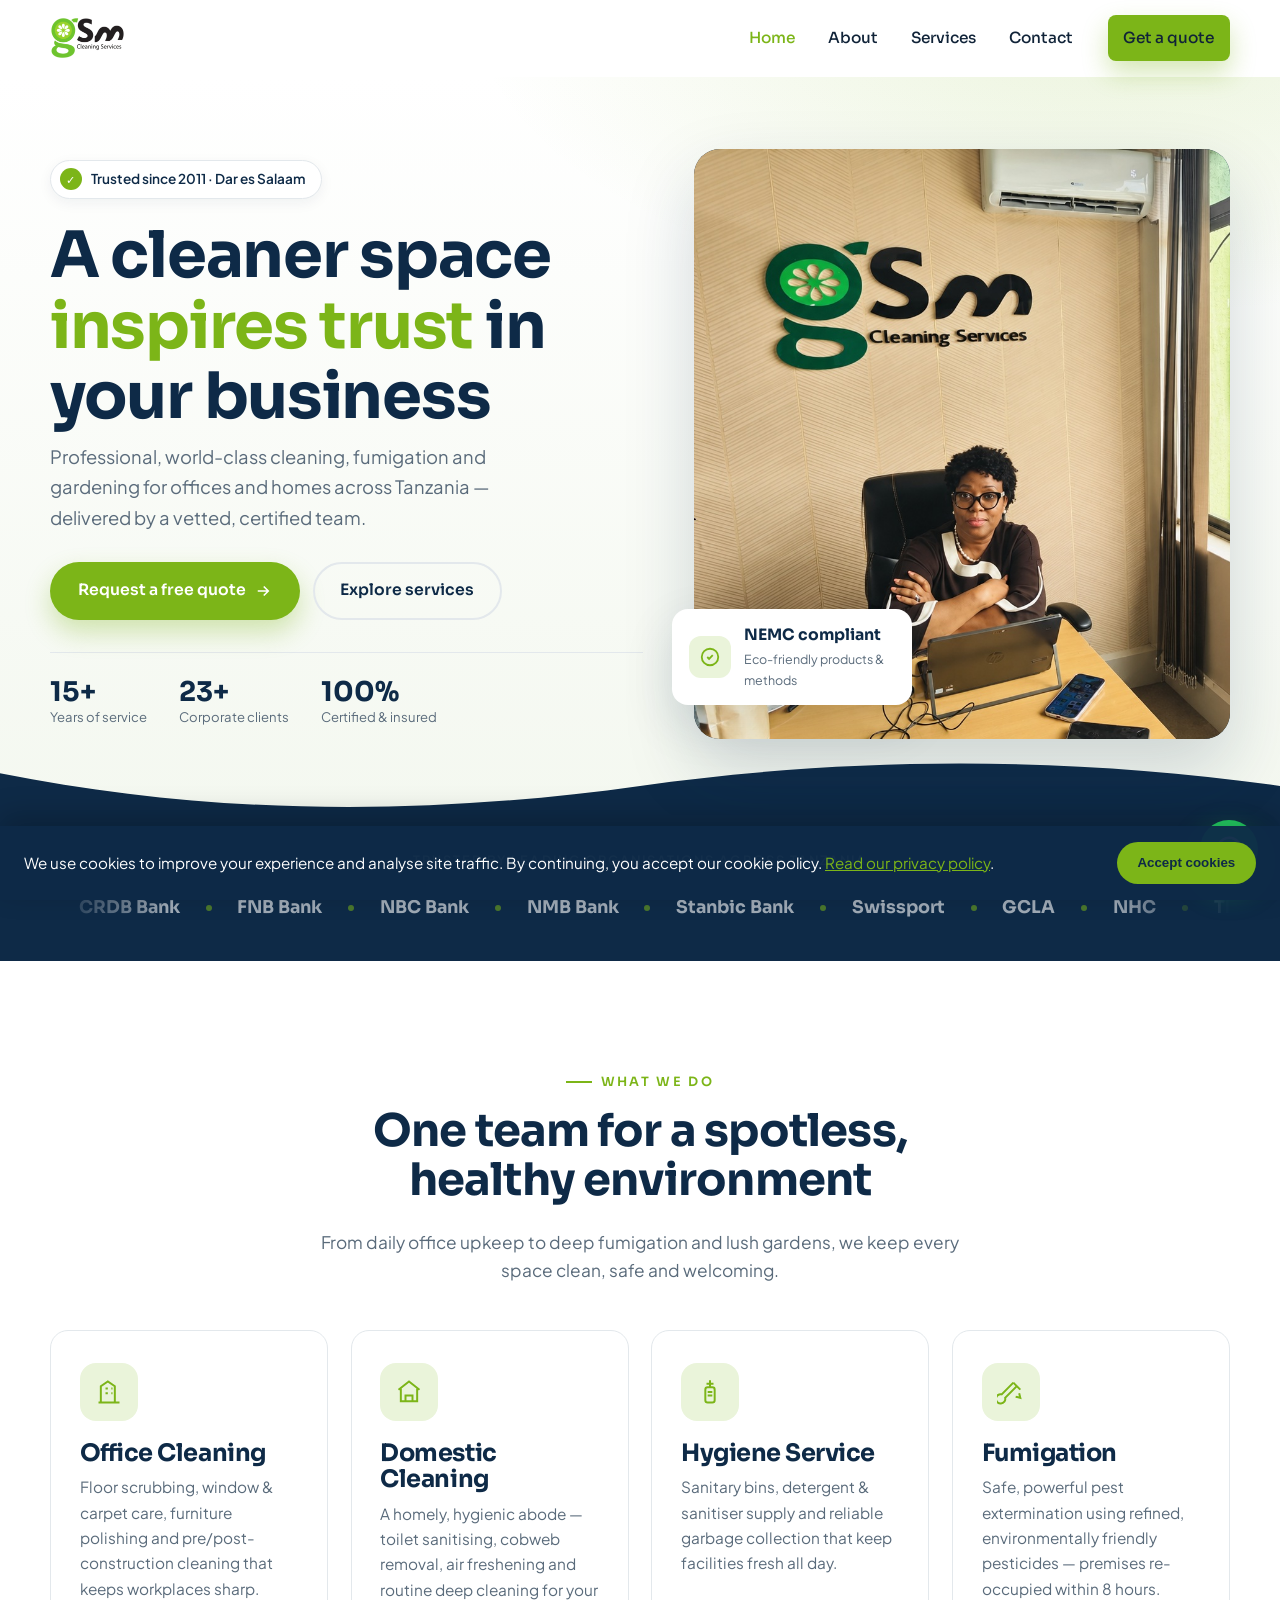
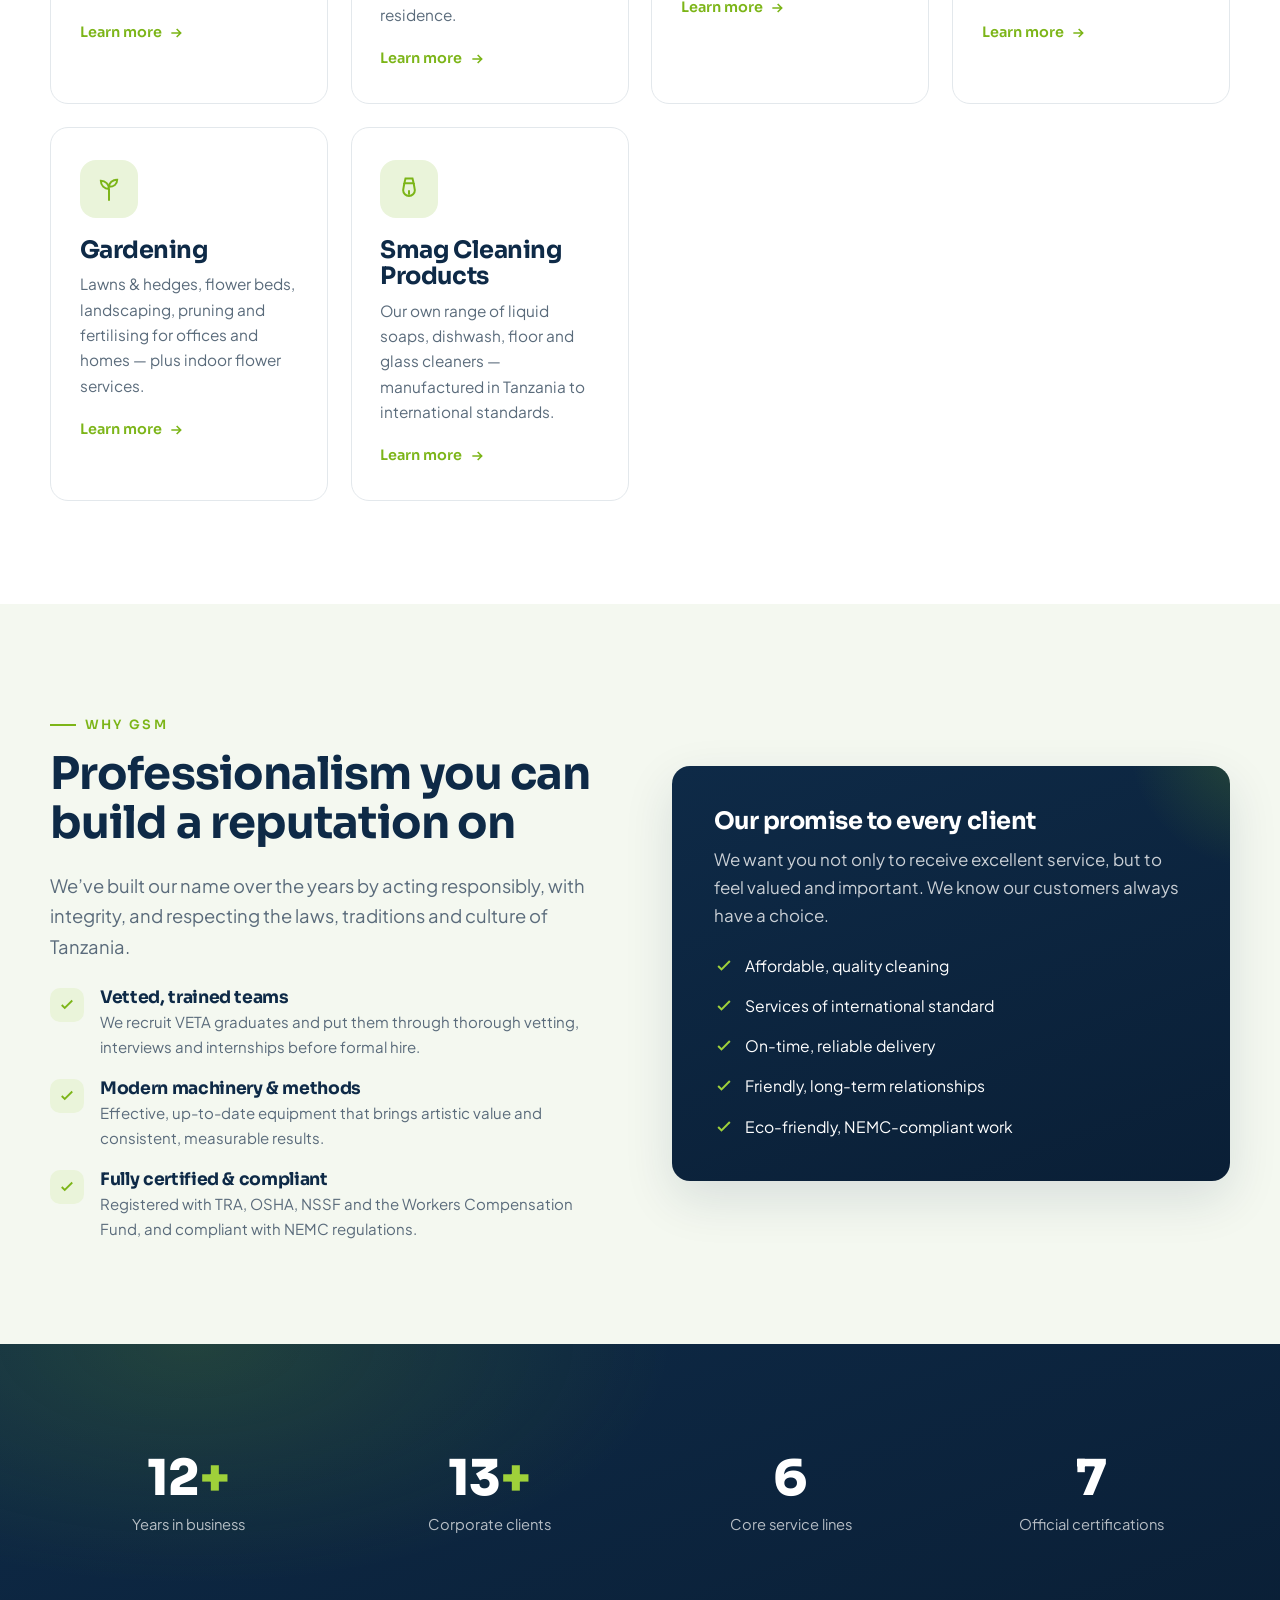
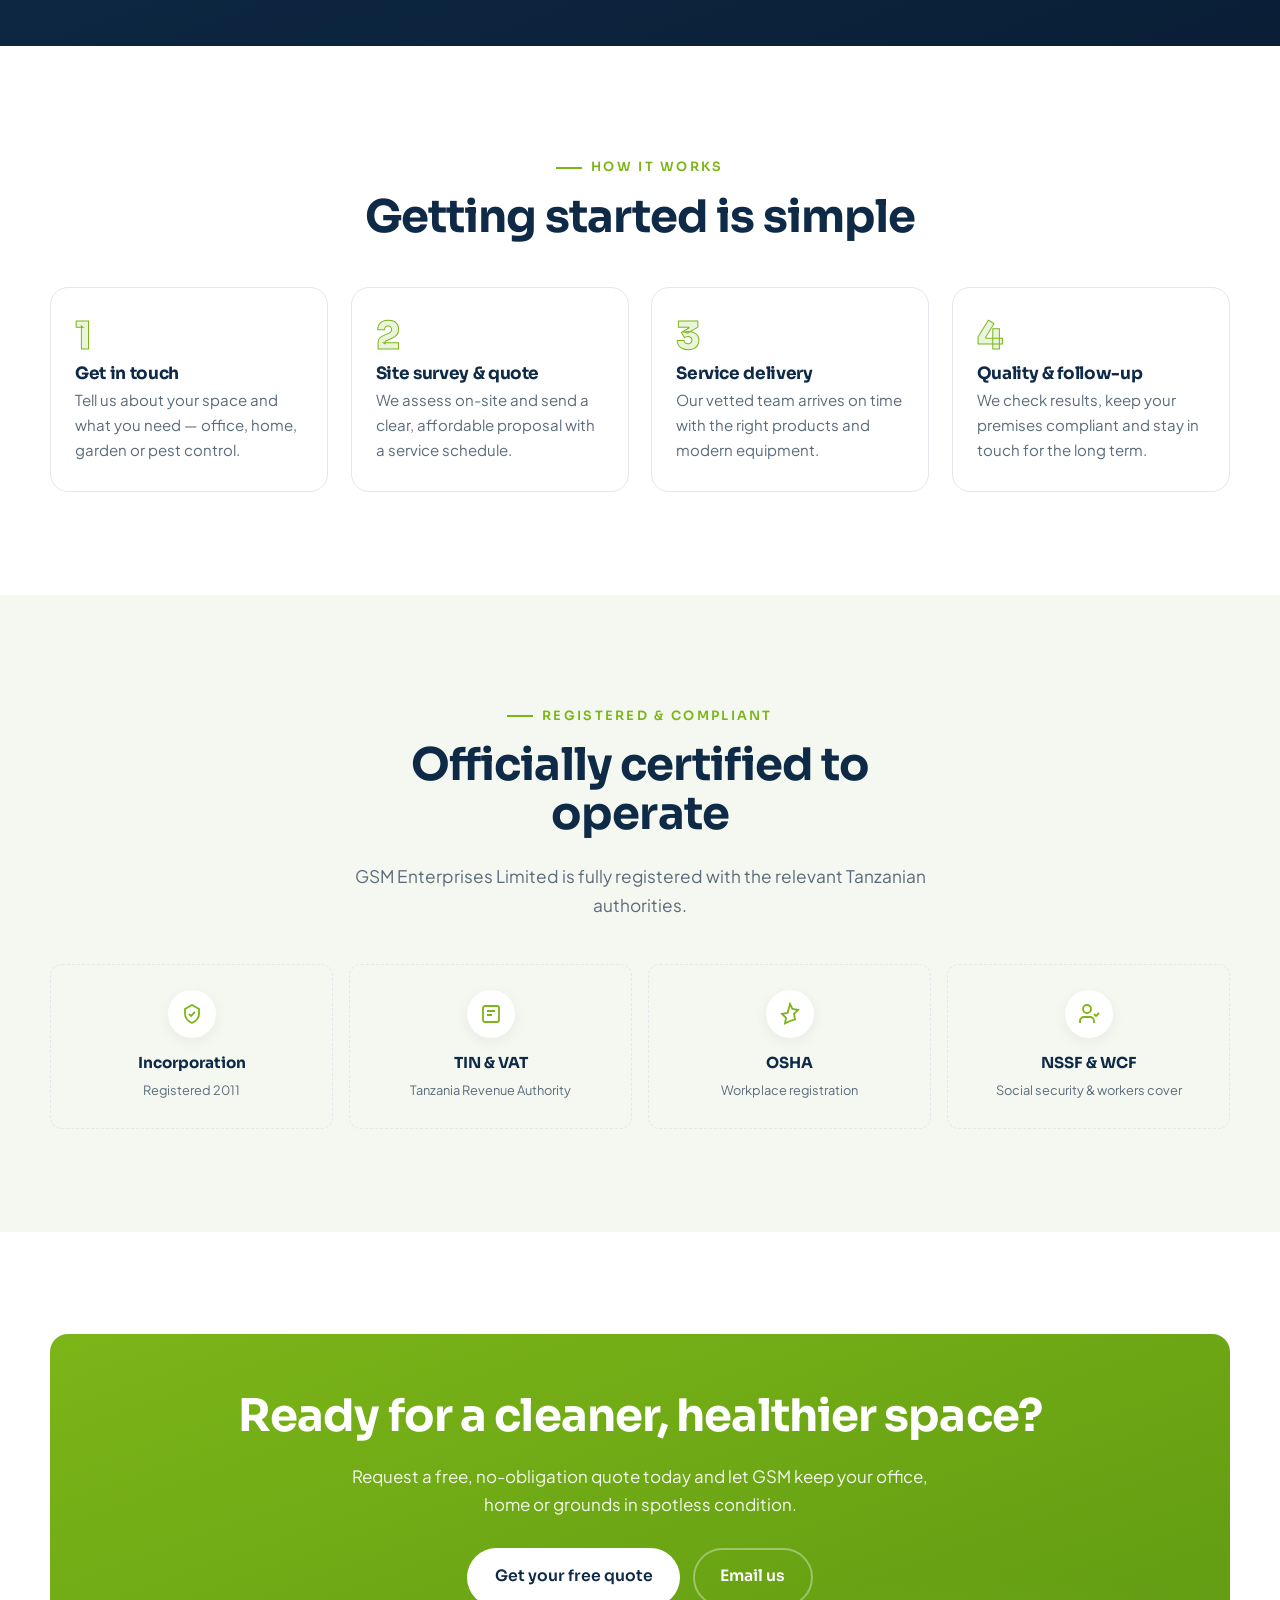
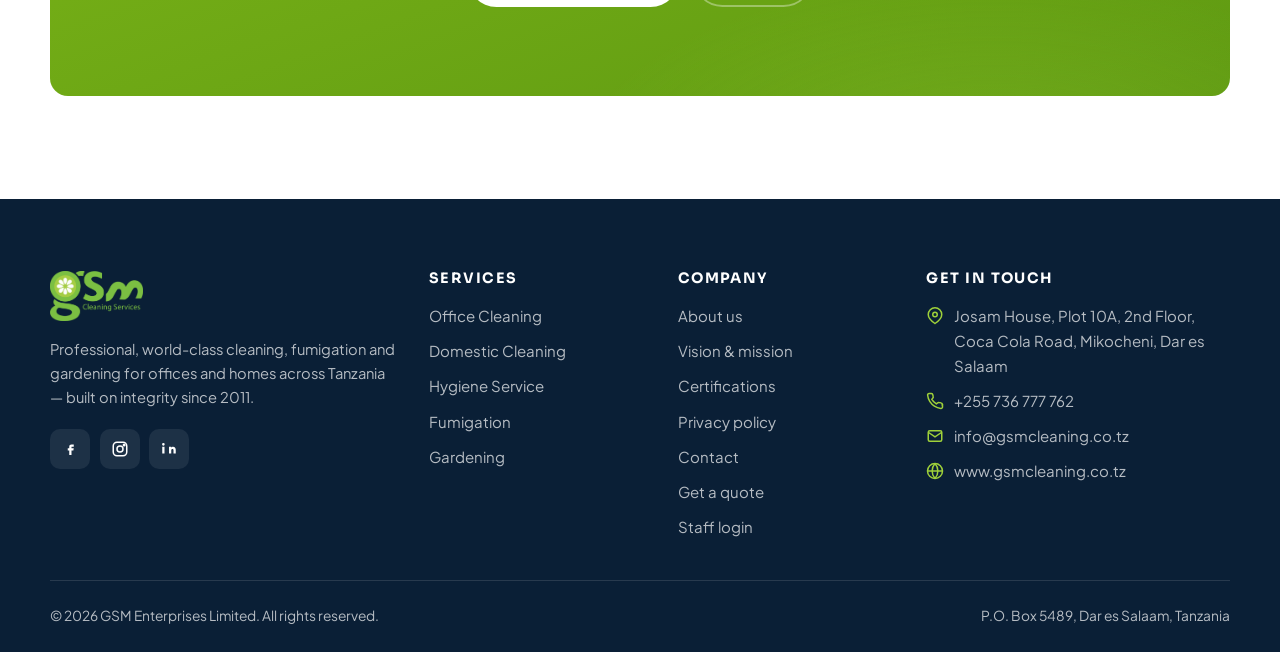
<file: index.html>
<!DOCTYPE html>
<html lang="en">
<head>
  <meta charset="UTF-8" />
  <meta name="viewport" content="width=device-width, initial-scale=1.0" />
  <title>GSM Cleaning Services — Professional Cleaning, Fumigation &amp; Gardening in Dar es Salaam</title>
  <meta name="description" content="GSM Cleaning Services delivers professional office and residential cleaning, fumigation and gardening across Tanzania. Trusted by leading banks, embassies and institutions since 2011." />

  <!-- Fonts -->
  <link rel="preconnect" href="https://fonts.googleapis.com" />
  <link rel="preconnect" href="https://fonts.gstatic.com" crossorigin />
  <link href="https://fonts.googleapis.com/css2?family=Sora:wght@400;500;600;700;800&family=Plus+Jakarta+Sans:wght@400;500;600;700&display=swap" rel="stylesheet" />

  <link rel="stylesheet" href="css/styles.css" />
  <script>
    try {
      if (localStorage.getItem('gsmHomepagePreloaderShown') === 'true') {
        document.documentElement.classList.add('preloader-seen');
      }
    } catch (e) { /* Storage may be unavailable in privacy mode. */ }
  </script>
  <link rel="icon" href="images/logo-icon.png" type="image/png" />
  <link rel="apple-touch-icon" href="images/logo-icon.png" />
</head>
<body>

  <div class="site-preloader" role="status" aria-live="polite" aria-label="Loading GSM Cleaning Services">
    <div class="preloader-inner">
      <div class="preloader-mark">
        <span class="preloader-ring" aria-hidden="true"></span>
        <span class="preloader-logo"><img src="images/gsm-logo.png" alt=""></span>
        <span class="preloader-sparkle" aria-hidden="true"><svg viewBox="0 0 24 24" fill="currentColor"><path d="M12 1c.7 6.3 4.7 10.3 11 11-6.3.7-10.3 4.7-11 11C11.3 16.7 7.3 12.7 1 12 7.3 11.3 11.3 7.3 12 1Z"/></svg></span>
      </div>
      <p class="preloader-title">GSM Cleaning Services</p>
      <p class="preloader-copy">Fresh spaces loading</p>
      <div class="preloader-track" aria-hidden="true"><span class="preloader-progress"></span></div>
    </div>
  </div>

  <!-- ============ HEADER ============ -->
  <header class="site-header">
    <div class="wrap nav">
      <a href="index.html" class="brand" aria-label="GSM Cleaning Services home">
        <img src="images/gsm-logo.png" alt="GSM Cleaning Services logo">
      </a>

      <nav class="nav-links" aria-label="Primary">
        <a href="index.html">Home</a>
        <a href="about.html">About</a>
        <a href="services.html">Services</a>
        <a href="contact.html">Contact</a>
        <a href="contact.html#quote" class="btn btn-primary nav-cta">Get a quote</a>
      </nav>

      <button class="nav-toggle" aria-label="Toggle menu" aria-expanded="false" aria-controls="menu">
        <span></span>
      </button>
    </div>
  </header>

  <!-- ============ HERO ============ -->
  <section class="hero">
    <div class="wrap hero-grid">
      <div class="hero-copy reveal">
        <span class="hero-badge">
          <span class="dot">✓</span> Trusted since 2011 · Dar es Salaam
        </span>
        <h1>A cleaner space <span class="hl">inspires trust</span> in your business</h1>
        <p class="lead">Professional, world-class cleaning, fumigation and gardening for offices and homes across Tanzania — delivered by a vetted, certified team.</p>
        <div class="hero-actions">
          <a href="contact.html#quote" class="btn btn-primary">
            Request a free quote
            <svg viewBox="0 0 24 24" fill="none" stroke="currentColor" stroke-width="2.2"><path d="M5 12h14M13 6l6 6-6 6"/></svg>
          </a>
          <a href="services.html" class="btn btn-ghost">Explore services</a>
        </div>
        <div class="hero-trust">
          <div><div class="num">15+</div><div class="lbl">Years of service</div></div>
          <div><div class="num">23+</div><div class="lbl">Corporate clients</div></div>
          <div><div class="num">100%</div><div class="lbl">Certified &amp; insured</div></div>
        </div>
      </div>

      <div class="hero-visual reveal" data-delay="120">
        <span class="hero-blob" aria-hidden="true"></span>
        <div class="hero-photo">
          <img src="images/hero.jpg" alt="GSM Cleaning Services office">
        </div>
        <div class="hero-float">
          <span class="ic">
            <svg viewBox="0 0 24 24" fill="none" stroke="currentColor" stroke-width="2"><path d="M9 12l2 2 4-4"/><circle cx="12" cy="12" r="9"/></svg>
          </span>
          <span><strong>NEMC compliant</strong><span>Eco-friendly products &amp; methods</span></span>
        </div>
      </div>
    </div>

    <!-- signature wave divider -->
    <div class="wave" aria-hidden="true">
      <svg viewBox="0 0 1440 90" preserveAspectRatio="none" xmlns="http://www.w3.org/2000/svg">
        <path d="M0,40 C240,90 480,90 720,55 C960,20 1200,20 1440,55 L1440,90 L0,90 Z" fill="#0E2A47"/>
      </svg>
    </div>
  </section>

  <!-- ============ TRUST BAR ============ -->
  <section class="trustbar trustbar--dark">
    <div class="wrap">
      <p>Trusted by leading organisations across Tanzania</p>
      <div class="marquee">
        <div class="marquee-track">
          <div class="logo-group">
            <span>CRDB Bank</span>
            <span>FNB Bank</span>
            <span>NBC Bank</span>
            <span>NMB Bank</span>
            <span>Stanbic Bank</span>
            <span>Swissport</span>
            <span>GCLA</span>
            <span>NHC</span>
            <span>TMDA</span>
            <span>Josam Estates</span>
            <span>Elsewedy</span>
            <span>RUCO</span>
            <span>UDSM</span>
            <span>Save the Children</span>
            <span>WWF</span>
            <span>AMDT</span>
            <span>Kryton Tanzania</span>
            <span>US Embassy</span>
            <span>TCU</span>
            <span>IYF</span>
            <span>NLUPC</span>
            <span>Mawenzi Hospital</span>
            <span>SIDO</span>
            <span>VETA</span>
            <span>WMA</span>
          </div>
          <!-- Duplicate set makes the loop seamless -->
          <div class="logo-group" aria-hidden="true">
            <span>CRDB Bank</span>
            <span>FNB Bank</span>
            <span>NBC Bank</span>
            <span>NMB Bank</span>
            <span>Stanbic Bank</span>
            <span>Swissport</span>
            <span>GCLA</span>
            <span>NHC</span>
            <span>TMDA</span>
            <span>Josam Estates</span>
            <span>Elsewedy</span>
            <span>RUCO</span>
            <span>UDSM</span>
            <span>Save the Children</span>
            <span>WWF</span>
            <span>AMDT</span>
            <span>Kryton Tanzania</span>
            <span>US Embassy</span>
            <span>TCU</span>
            <span>IYF</span>
            <span>NLUPC</span>
            <span>Mawenzi Hospital</span>
            <span>SIDO</span>
            <span>VETA</span>
            <span>WMA</span>
          </div>
        </div>
      </div>
    </div>
  </section>

  <!-- ============ SERVICES ============ -->
  <section class="section" id="services">
    <div class="wrap">
      <div class="section-head center reveal">
        <span class="eyebrow">What we do</span>
        <h2>One team for a spotless, healthy environment</h2>
        <p>From daily office upkeep to deep fumigation and lush gardens, we keep every space clean, safe and welcoming.</p>
      </div>

      <div class="cards">
        <article class="card reveal">
          <span class="ic"><svg viewBox="0 0 24 24" fill="none" stroke="currentColor" stroke-width="1.7"><path d="M3 21h18"/><path d="M5 21V7l6-4 6 4v14"/><path d="M9 9h2M9 13h2M14 9h1M14 13h1"/></svg></span>
          <h3>Office Cleaning</h3>
          <p>Floor scrubbing, window &amp; carpet care, furniture polishing and pre/post-construction cleaning that keeps workplaces sharp.</p>
          <a href="services.html#office" class="more">Learn more <svg viewBox="0 0 24 24" fill="none" stroke="currentColor" stroke-width="2.4"><path d="M5 12h14M13 6l6 6-6 6"/></svg></a>
        </article>

        <article class="card reveal" data-delay="80">
          <span class="ic"><svg viewBox="0 0 24 24" fill="none" stroke="currentColor" stroke-width="1.7"><path d="M3 10l9-7 9 7"/><path d="M5 9v11h14V9"/><path d="M9 20v-5h6v5"/></svg></span>
          <h3>Domestic Cleaning</h3>
          <p>A homely, hygienic abode — toilet sanitising, cobweb removal, air freshening and routine deep cleaning for your residence.</p>
          <a href="services.html#domestic" class="more">Learn more <svg viewBox="0 0 24 24" fill="none" stroke="currentColor" stroke-width="2.4"><path d="M5 12h14M13 6l6 6-6 6"/></svg></a>
        </article>

        <article class="card reveal" data-delay="160">
          <span class="ic"><svg viewBox="0 0 24 24" fill="none" stroke="currentColor" stroke-width="1.7"><path d="M12 2v6M9 5h6"/><rect x="8" y="8" width="8" height="13" rx="2"/><path d="M10 12h4M10 15h4"/></svg></span>
          <h3>Hygiene Service</h3>
          <p>Sanitary bins, detergent &amp; sanitiser supply and reliable garbage collection that keep facilities fresh all day.</p>
          <a href="services.html#hygiene" class="more">Learn more <svg viewBox="0 0 24 24" fill="none" stroke="currentColor" stroke-width="2.4"><path d="M5 12h14M13 6l6 6-6 6"/></svg></a>
        </article>

        <article class="card reveal">
          <span class="ic"><svg viewBox="0 0 24 24" fill="none" stroke="currentColor" stroke-width="1.7"><path d="M14 4l6 6"/><path d="M17 7L7 17a4 4 0 1 1-3-3L14 4"/><path d="M19 13l1 4-4-1"/></svg></span>
          <h3>Fumigation</h3>
          <p>Safe, powerful pest extermination using refined, environmentally friendly pesticides — premises re-occupied within 8 hours.</p>
          <a href="services.html#fumigation" class="more">Learn more <svg viewBox="0 0 24 24" fill="none" stroke="currentColor" stroke-width="2.4"><path d="M5 12h14M13 6l6 6-6 6"/></svg></a>
        </article>

        <article class="card reveal" data-delay="80">
          <span class="ic"><svg viewBox="0 0 24 24" fill="none" stroke="currentColor" stroke-width="1.7"><path d="M12 22V12"/><path d="M12 12C12 8 9 5 5 5c0 4 3 7 7 7Z"/><path d="M12 10c0-3 3-6 7-6 0 4-3 6-7 6Z"/></svg></span>
          <h3>Gardening</h3>
          <p>Lawns &amp; hedges, flower beds, landscaping, pruning and fertilising for offices and homes — plus indoor flower services.</p>
          <a href="services.html#gardening" class="more">Learn more <svg viewBox="0 0 24 24" fill="none" stroke="currentColor" stroke-width="2.4"><path d="M5 12h14M13 6l6 6-6 6"/></svg></a>
        </article>

        <article class="card reveal" data-delay="160">
          <span class="ic"><svg viewBox="0 0 24 24" fill="none" stroke="currentColor" stroke-width="1.7"><path d="M9 3h6l1 4H8z"/><path d="M8 7l-1 6a5 5 0 0 0 10 0l-1-6"/><path d="M12 13v4"/></svg></span>
          <h3>Smag Cleaning Products</h3>
          <p>Our own range of liquid soaps, dishwash, floor and glass cleaners — manufactured in Tanzania to international standards.</p>
          <a href="services.html#products" class="more">Learn more <svg viewBox="0 0 24 24" fill="none" stroke="currentColor" stroke-width="2.4"><path d="M5 12h14M13 6l6 6-6 6"/></svg></a>
        </article>
      </div>
    </div>
  </section>

  <!-- ============ WHY US ============ -->
  <section class="section" style="background:var(--mist)">
    <div class="wrap split">
      <div class="reveal">
        <span class="eyebrow">Why GSM</span>
        <h2>Professionalism you can build a reputation on</h2>
        <p class="lead">We&rsquo;ve built our name over the years by acting responsibly, with integrity, and respecting the laws, traditions and culture of Tanzania.</p>
        <div class="feature-list">
          <div class="feature">
            <span class="tick"><svg viewBox="0 0 24 24" fill="none" stroke="currentColor" stroke-width="2.4"><path d="M5 12l4 4L19 6"/></svg></span>
            <div><h4>Vetted, trained teams</h4><p>We recruit VETA graduates and put them through thorough vetting, interviews and internships before formal hire.</p></div>
          </div>
          <div class="feature">
            <span class="tick"><svg viewBox="0 0 24 24" fill="none" stroke="currentColor" stroke-width="2.4"><path d="M5 12l4 4L19 6"/></svg></span>
            <div><h4>Modern machinery &amp; methods</h4><p>Effective, up-to-date equipment that brings artistic value and consistent, measurable results.</p></div>
          </div>
          <div class="feature">
            <span class="tick"><svg viewBox="0 0 24 24" fill="none" stroke="currentColor" stroke-width="2.4"><path d="M5 12l4 4L19 6"/></svg></span>
            <div><h4>Fully certified &amp; compliant</h4><p>Registered with TRA, OSHA, NSSF and the Workers Compensation Fund, and compliant with NEMC regulations.</p></div>
          </div>
        </div>
      </div>

      <div class="panel reveal" data-delay="120">
        <h3>Our promise to every client</h3>
        <p style="color:rgba(255,255,255,.78)">We want you not only to receive excellent service, but to feel valued and important. We know our customers always have a choice.</p>
        <ul class="panel-list">
          <li><svg viewBox="0 0 24 24" fill="none" stroke="currentColor" stroke-width="2.4"><path d="M5 12l4 4L19 6"/></svg> Affordable, quality cleaning</li>
          <li><svg viewBox="0 0 24 24" fill="none" stroke="currentColor" stroke-width="2.4"><path d="M5 12l4 4L19 6"/></svg> Services of international standard</li>
          <li><svg viewBox="0 0 24 24" fill="none" stroke="currentColor" stroke-width="2.4"><path d="M5 12l4 4L19 6"/></svg> On-time, reliable delivery</li>
          <li><svg viewBox="0 0 24 24" fill="none" stroke="currentColor" stroke-width="2.4"><path d="M5 12l4 4L19 6"/></svg> Friendly, long-term relationships</li>
          <li><svg viewBox="0 0 24 24" fill="none" stroke="currentColor" stroke-width="2.4"><path d="M5 12l4 4L19 6"/></svg> Eco-friendly, NEMC-compliant work</li>
        </ul>
      </div>
    </div>
  </section>

  <!-- ============ STATS ============ -->
  <section class="section stats">
    <div class="wrap">
      <div class="stat reveal"><div class="n"><span data-count="13">0</span><span class="suf">+</span></div><div class="l">Years in business</div></div>
      <div class="stat reveal" data-delay="80"><div class="n"><span data-count="14">0</span><span class="suf">+</span></div><div class="l">Corporate clients</div></div>
      <div class="stat reveal" data-delay="160"><div class="n"><span data-count="6">0</span></div><div class="l">Core service lines</div></div>
      <div class="stat reveal" data-delay="240"><div class="n"><span data-count="7">0</span></div><div class="l">Official certifications</div></div>
    </div>
  </section>

  <!-- ============ PROCESS ============ -->
  <section class="section">
    <div class="wrap">
      <div class="section-head center reveal">
        <span class="eyebrow">How it works</span>
        <h2>Getting started is simple</h2>
      </div>
      <div class="steps">
        <div class="step reveal"><div class="no">1</div><h4>Get in touch</h4><p>Tell us about your space and what you need — office, home, garden or pest control.</p></div>
        <div class="step reveal" data-delay="80"><div class="no">2</div><h4>Site survey &amp; quote</h4><p>We assess on-site and send a clear, affordable proposal with a service schedule.</p></div>
        <div class="step reveal" data-delay="160"><div class="no">3</div><h4>Service delivery</h4><p>Our vetted team arrives on time with the right products and modern equipment.</p></div>
        <div class="step reveal" data-delay="240"><div class="no">4</div><h4>Quality &amp; follow-up</h4><p>We check results, keep your premises compliant and stay in touch for the long term.</p></div>
      </div>
    </div>
  </section>

  <!-- ============ CERTIFICATIONS ============ -->
  <section class="section" style="background:var(--mist)">
    <div class="wrap">
      <div class="section-head center reveal">
        <span class="eyebrow">Registered &amp; compliant</span>
        <h2>Officially certified to operate</h2>
        <p>GSM Enterprises Limited is fully registered with the relevant Tanzanian authorities.</p>
      </div>
      <div class="cert-grid">
        <div class="cert reveal"><div class="c-ic"><svg viewBox="0 0 24 24" fill="none" stroke="currentColor" stroke-width="1.8"><path d="M9 12l2 2 4-4"/><path d="M12 3l7 4v5c0 4-3 7-7 9-4-2-7-5-7-9V7z"/></svg></div><strong>Incorporation</strong><span>Registered 2011</span></div>
        <div class="cert reveal" data-delay="60"><div class="c-ic"><svg viewBox="0 0 24 24" fill="none" stroke="currentColor" stroke-width="1.8"><rect x="4" y="4" width="16" height="16" rx="2"/><path d="M8 9h8M8 13h5"/></svg></div><strong>TIN &amp; VAT</strong><span>Tanzania Revenue Authority</span></div>
        <div class="cert reveal" data-delay="120"><div class="c-ic"><svg viewBox="0 0 24 24" fill="none" stroke="currentColor" stroke-width="1.8"><path d="M12 2l2.4 5 5.6.8-4 4 1 5.6L12 19l-5 2.4 1-5.6-4-4 5.6-.8z"/></svg></div><strong>OSHA</strong><span>Workplace registration</span></div>
        <div class="cert reveal" data-delay="180"><div class="c-ic"><svg viewBox="0 0 24 24" fill="none" stroke="currentColor" stroke-width="1.8"><path d="M17 21v-2a4 4 0 0 0-4-4H7a4 4 0 0 0-4 4v2"/><circle cx="10" cy="7" r="4"/><path d="M22 11l-3 3-2-2"/></svg></div><strong>NSSF &amp; WCF</strong><span>Social security &amp; workers cover</span></div>
      </div>
    </div>
  </section>

  <!-- ============ CTA ============ -->
  <section class="section">
    <div class="wrap">
      <div class="cta-band reveal">
        <h2>Ready for a cleaner, healthier space?</h2>
        <p>Request a free, no-obligation quote today and let GSM keep your office, home or grounds in spotless condition.</p>
        <div class="hero-actions">
          <a href="contact.html#quote" class="btn btn-light">Get your free quote</a>
          <a href="mailto:info@gsmcleaning.co.tz" class="btn btn-outline-light">Email us</a>
        </div>
      </div>
    </div>
  </section>

  <!-- ============ FOOTER ============ -->
  <footer class="site-footer">
    <div class="wrap">
      <div class="footer-grid">
        <div>
          <a href="index.html" class="brand footer-logo">
            <img src="images/footer_logo.png" alt="GSM Cleaning Services logo">
          </a>
          <p class="f-about">Professional, world-class cleaning, fumigation and gardening for offices and homes across Tanzania — built on integrity since 2011.</p>
          <div class="f-social">
            <a href="#" aria-label="Facebook"><svg viewBox="0 0 24 24" fill="currentColor"><path d="M14 9h3V6h-3c-2 0-3 1-3 3v2H9v3h2v6h3v-6h2.5l.5-3H14V9z"/></svg></a>
            <a href="#" aria-label="Instagram"><svg viewBox="0 0 24 24" fill="none" stroke="currentColor" stroke-width="2"><rect x="3" y="3" width="18" height="18" rx="5"/><circle cx="12" cy="12" r="4"/><circle cx="17.5" cy="6.5" r="1" fill="currentColor"/></svg></a>
            <a href="#" aria-label="LinkedIn"><svg viewBox="0 0 24 24" fill="currentColor"><path d="M6 9H3v9h3V9zM4.5 7.5A1.5 1.5 0 1 0 4.5 4a1.5 1.5 0 0 0 0 3.5zM21 18h-3v-4.5c0-1.2-.8-1.5-1.4-1.5-.6 0-1.6.4-1.6 1.6V18h-3V9h3v1.2c.4-.7 1.4-1.2 2.4-1.2 2 0 3.6 1.2 3.6 4V18z"/></svg></a>
          </div>
        </div>

        <div>
          <h4>Services</h4>
          <ul>
            <li><a href="services.html#office">Office Cleaning</a></li>
            <li><a href="services.html#domestic">Domestic Cleaning</a></li>
            <li><a href="services.html#hygiene">Hygiene Service</a></li>
            <li><a href="services.html#fumigation">Fumigation</a></li>
            <li><a href="services.html#gardening">Gardening</a></li>
          </ul>
        </div>

        <div>
          <h4>Company</h4>
          <ul>
            <li><a href="about.html">About us</a></li>
            <li><a href="about.html#values">Vision &amp; mission</a></li>
            <li><a href="about.html#certs">Certifications</a></li>
            <li><a href="privacy.html">Privacy policy</a></li>
            <li><a href="contact.html">Contact</a></li>
            <li><a href="contact.html#quote">Get a quote</a></li>
            <li><a href="https://server12.tanzaniaservers.com/roundcube/?_task=mail&_mbox=INBOX" target="_blank" rel="noopener">Staff login</a></li>
          </ul>
        </div>

        <div>
          <h4>Get in touch</h4>
          <ul class="f-contact">
            <li><svg viewBox="0 0 24 24" fill="none" stroke="currentColor" stroke-width="2"><path d="M21 10c0 6-9 12-9 12S3 16 3 10a9 9 0 0 1 18 0z"/><circle cx="12" cy="10" r="3"/></svg> Josam House, Plot 10A, 2nd Floor, Coca Cola Road, Mikocheni, Dar es Salaam</li>
            <li><svg viewBox="0 0 24 24" fill="none" stroke="currentColor" stroke-width="2"><path d="M22 16.9v3a2 2 0 0 1-2.2 2 19.8 19.8 0 0 1-8.6-3 19.5 19.5 0 0 1-6-6 19.8 19.8 0 0 1-3-8.6A2 2 0 0 1 4.1 2h3a2 2 0 0 1 2 1.7l.5 2.5a2 2 0 0 1-.5 1.9L7.8 9.8a16 16 0 0 0 6 6l1.7-1.3a2 2 0 0 1 1.9-.5l2.5.5a2 2 0 0 1 1.7 2.4z"/></svg> <a href="tel:+255736777762">+255 736 777 762</a></li>
            <li><svg viewBox="0 0 24 24" fill="none" stroke="currentColor" stroke-width="2"><rect x="3" y="5" width="18" height="14" rx="2"/><path d="M3 7l9 6 9-6"/></svg> <a href="mailto:info@gsmcleaning.co.tz">info@gsmcleaning.co.tz</a></li>
            <li><svg viewBox="0 0 24 24" fill="none" stroke="currentColor" stroke-width="2"><circle cx="12" cy="12" r="10"/><path d="M2 12h20M12 2a15 15 0 0 1 0 20M12 2a15 15 0 0 0 0 20"/></svg> <a href="https://www.gsmcleaning.co.tz">www.gsmcleaning.co.tz</a></li>
          </ul>
        </div>
      </div>

      <div class="f-bottom">
        <span>&copy; <span id="year">2025</span> GSM Enterprises Limited. All rights reserved.</span>
        <span>P.O. Box 5489, Dar es Salaam, Tanzania</span>
      </div>
    </div>
  </footer>

  <!-- Floating WhatsApp -->
  <a class="whatsapp" href="https://wa.me/255754710298" aria-label="Chat on WhatsApp" target="_blank" rel="noopener">
    <svg viewBox="0 0 24 24" fill="currentColor"><path d="M12 2a10 10 0 0 0-8.6 15l-1.3 4.7 4.8-1.3A10 10 0 1 0 12 2zm0 18a8 8 0 0 1-4.1-1.1l-.3-.2-2.8.7.8-2.7-.2-.3A8 8 0 1 1 12 20zm4.5-5.9c-.2-.1-1.4-.7-1.6-.8-.2-.1-.4-.1-.5.1l-.7.9c-.1.2-.3.2-.5.1a6.5 6.5 0 0 1-3.2-2.8c-.2-.4.2-.4.6-1.2.1-.1 0-.3 0-.4l-.8-1.8c-.2-.5-.4-.4-.5-.4h-.5a1 1 0 0 0-.7.3 3 3 0 0 0-.9 2.2c0 1.3 1 2.6 1.1 2.7.1.2 1.9 3 4.7 4.2 1.8.8 2.4.8 3.3.7.5-.1 1.4-.6 1.6-1.1.2-.6.2-1 .1-1.1-.1-.1-.2-.2-.4-.2z"/></svg>
  </a>

  <div class="cookie-banner" hidden>
    <p>We use cookies to improve your experience and analyse site traffic. By continuing, you accept our cookie policy. <a href="privacy.html">Read our privacy policy</a>.</p>
    <button type="button" class="cookie-accept">Accept cookies</button>
  </div>

  <script src="js/main.js"></script>
</body>
</html>
</file>
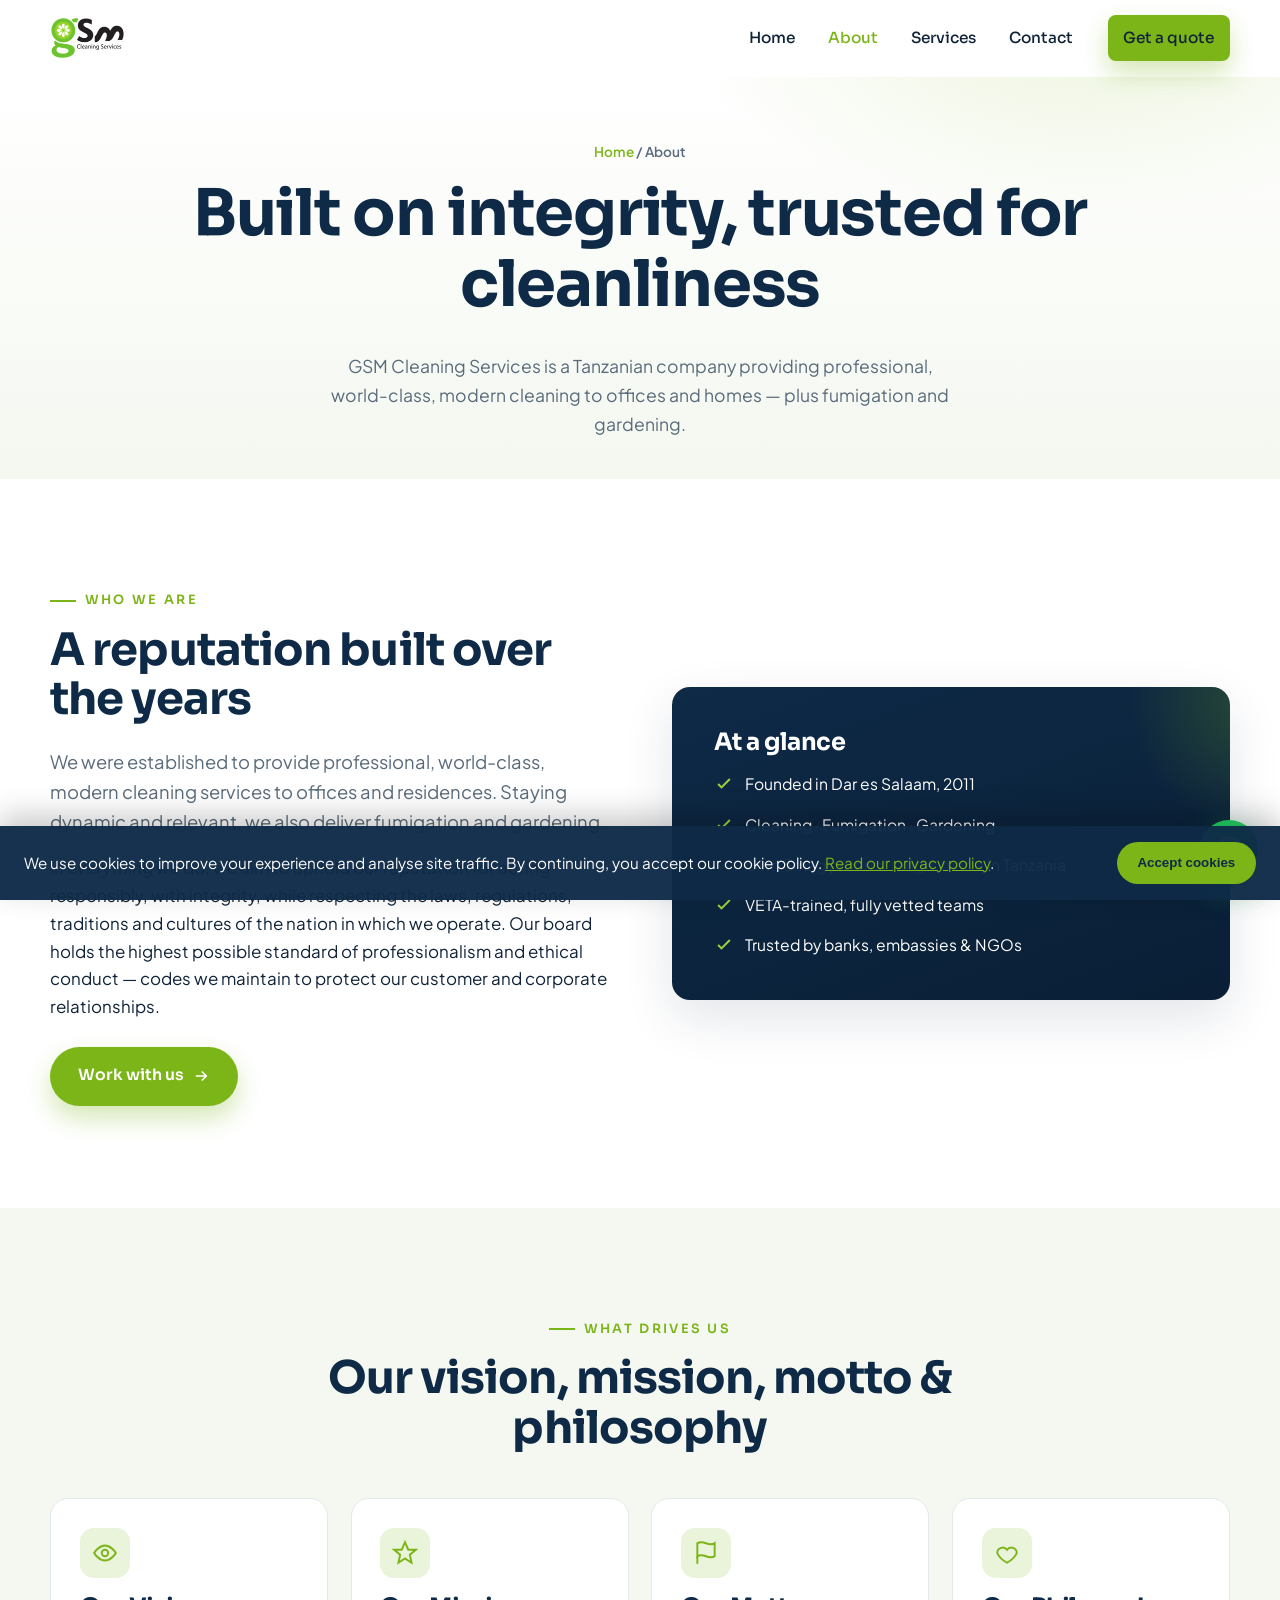
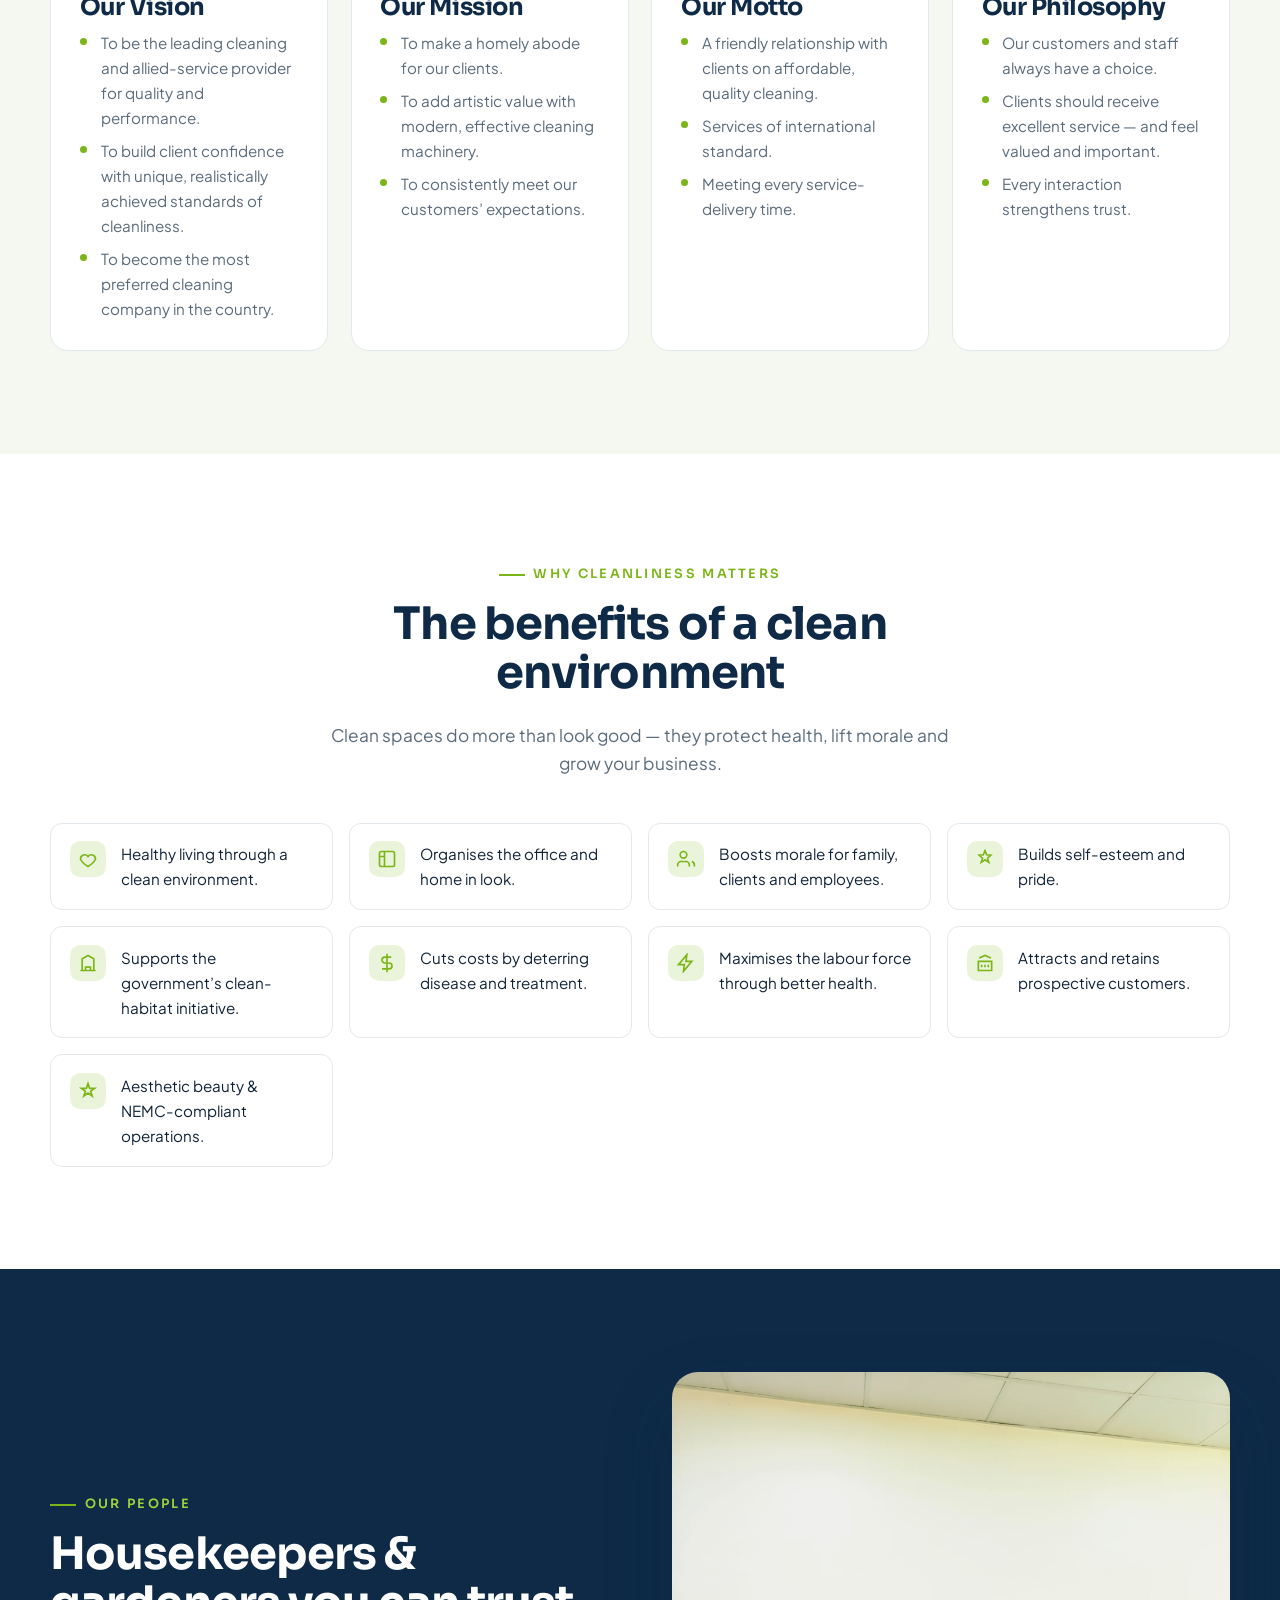
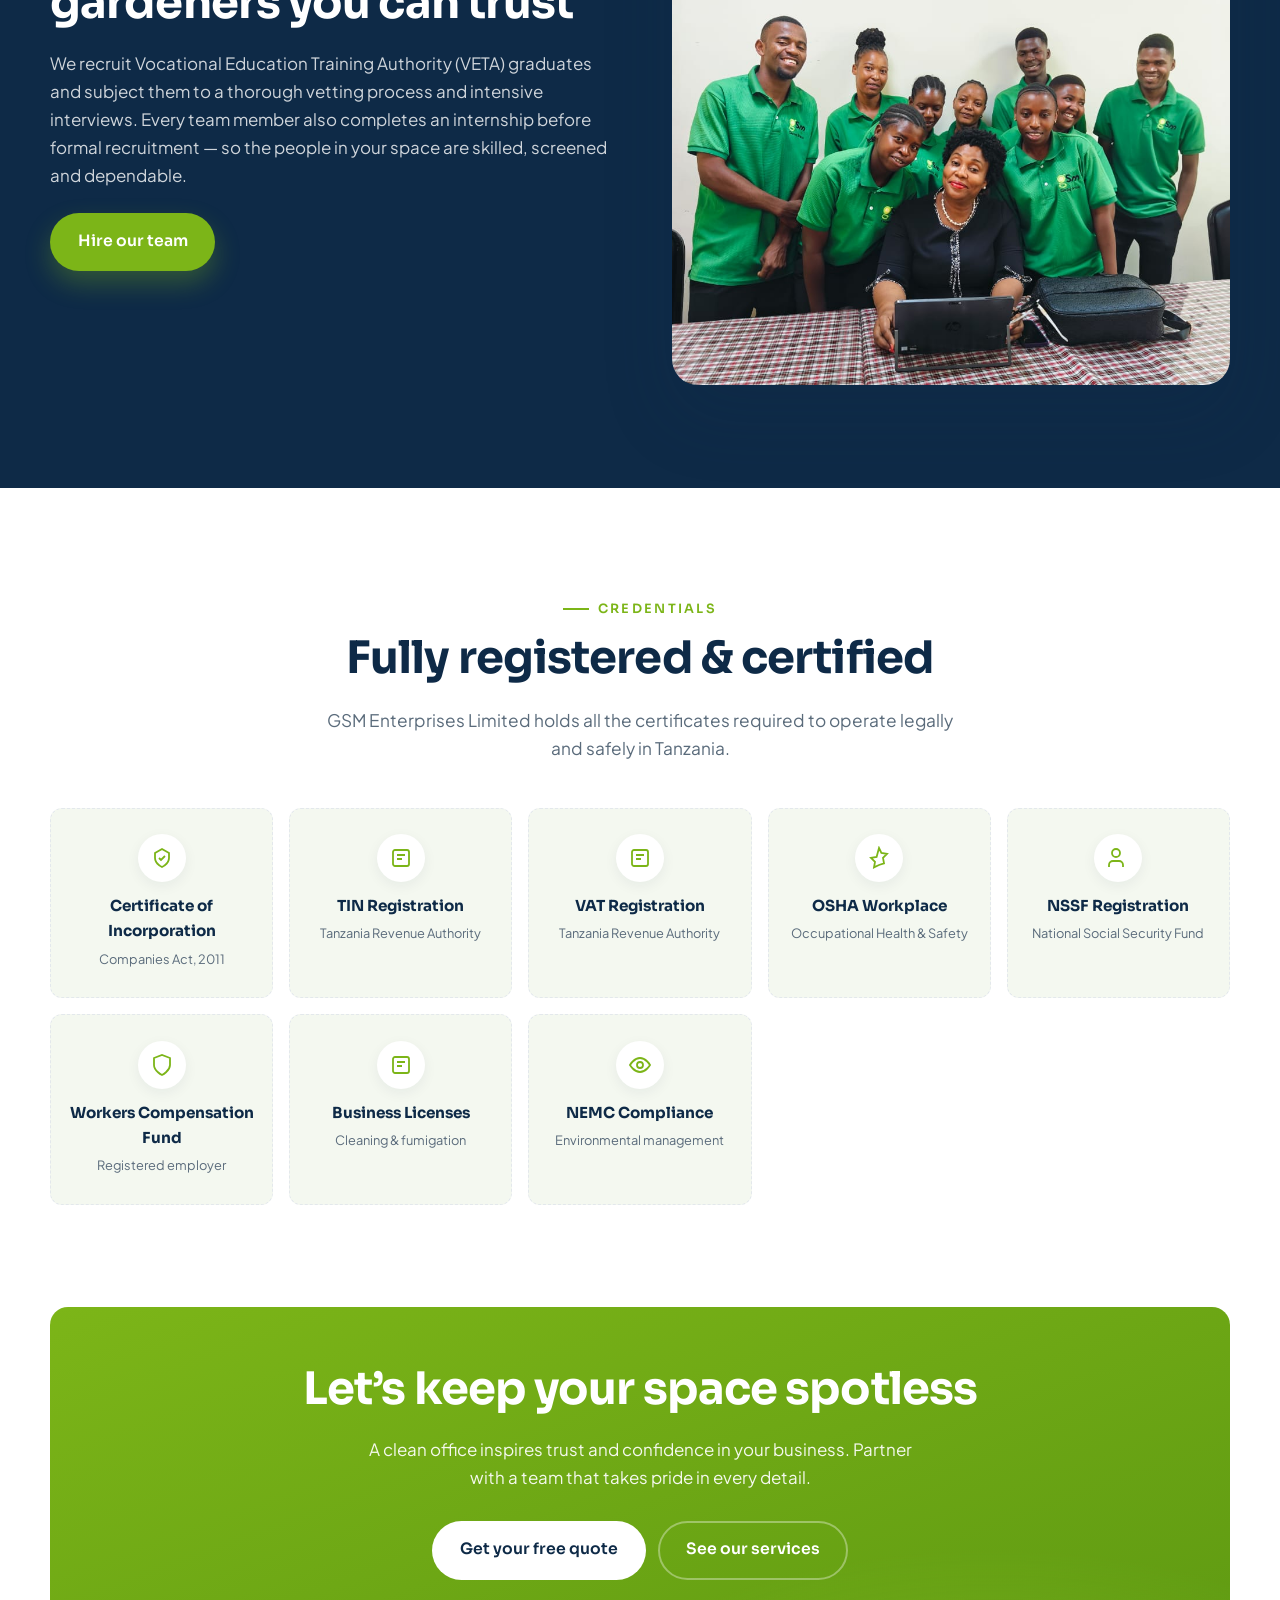
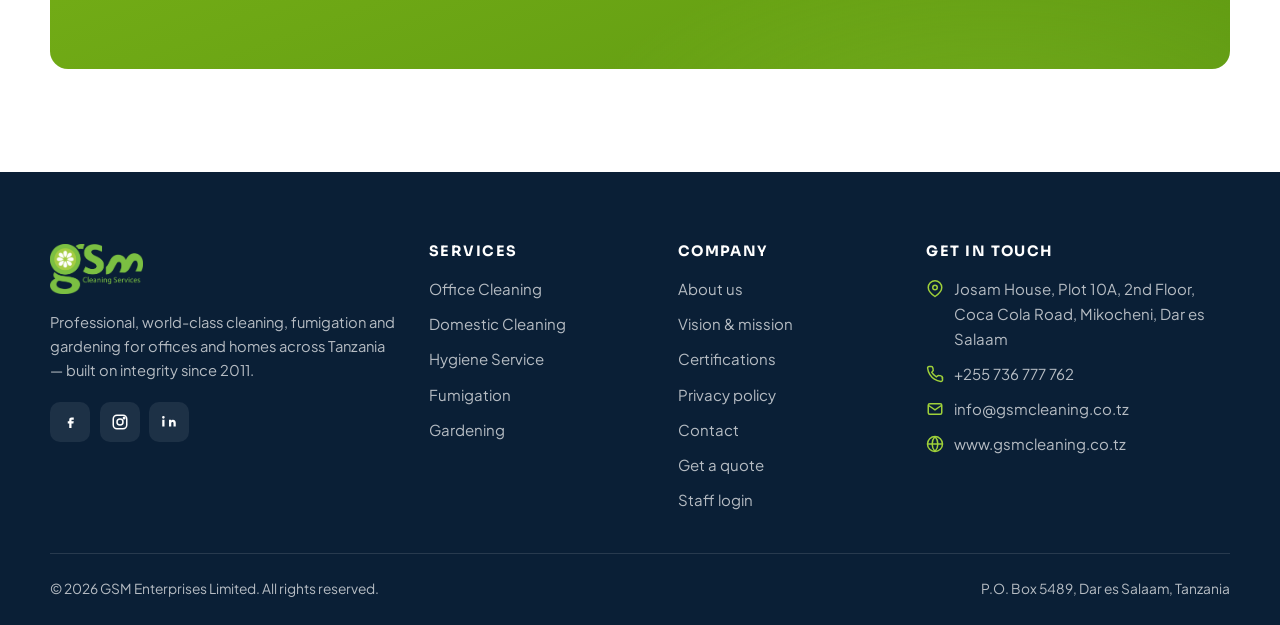
<file: about.html>
<!DOCTYPE html>
<html lang="en">
<head>
  <meta charset="UTF-8" />
  <meta name="viewport" content="width=device-width, initial-scale=1.0" />
  <title>About GSM Cleaning Services — Our Vision, Mission &amp; Values</title>
  <meta name="description" content="Learn about GSM Cleaning Services: our vision, mission, motto and philosophy, the benefits of a clean environment, and our official certifications in Tanzania." />
  <link rel="preconnect" href="https://fonts.googleapis.com" />
  <link rel="preconnect" href="https://fonts.gstatic.com" crossorigin />
  <link href="https://fonts.googleapis.com/css2?family=Sora:wght@400;500;600;700;800&family=Plus+Jakarta+Sans:wght@400;500;600;700&display=swap" rel="stylesheet" />
  <link rel="stylesheet" href="css/styles.css" />
  <link rel="icon" href="images/logo-icon.png" type="image/png" />
  <link rel="apple-touch-icon" href="images/logo-icon.png" />
</head>
<body>

  <!-- ============ HEADER ============ -->
  <header class="site-header">
    <div class="wrap nav">
      <a href="index.html" class="brand" aria-label="GSM Cleaning Services home">
        <img src="images/gsm-logo.png" alt="GSM Cleaning Services logo">
      </a>
      <nav class="nav-links" aria-label="Primary">
        <a href="index.html">Home</a>
        <a href="about.html">About</a>
        <a href="services.html">Services</a>
        <a href="contact.html">Contact</a>
        <a href="contact.html#quote" class="btn btn-primary nav-cta">Get a quote</a>
      </nav>
      <button class="nav-toggle" aria-label="Toggle menu" aria-expanded="false"><span></span></button>
    </div>
  </header>

  <!-- ============ PAGE HERO ============ -->
  <section class="page-hero">
    <div class="wrap">
      <div class="crumbs"><a href="index.html">Home</a> / About</div>
      <h1>Built on integrity, trusted for cleanliness</h1>
      <p>GSM Cleaning Services is a Tanzanian company providing professional, world-class, modern cleaning to offices and homes — plus fumigation and gardening.</p>
    </div>
  </section>

  <!-- ============ INTRO / STORY ============ -->
  <section class="section">
    <div class="wrap split">
      <div class="reveal">
        <span class="eyebrow">Who we are</span>
        <h2>A reputation built over the years</h2>
        <p class="lead">We were established to provide professional, world-class, modern cleaning services to offices and residences. Staying dynamic and relevant, we also deliver fumigation and gardening.</p>
        <p>In everything we do, we aim to uphold our reputation for acting responsibly, with integrity, while respecting the laws, regulations, traditions and cultures of the nation in which we operate. Our board holds the highest possible standard of professionalism and ethical conduct — codes we maintain to protect our customer and corporate relationships.</p>
        <a href="contact.html#quote" class="btn btn-primary" style="margin-top:.6rem">Work with us
          <svg viewBox="0 0 24 24" fill="none" stroke="currentColor" stroke-width="2.2"><path d="M5 12h14M13 6l6 6-6 6"/></svg>
        </a>
      </div>
      <div class="panel reveal" data-delay="120">
        <h3>At a glance</h3>
        <ul class="panel-list" style="margin-top:1rem">
          <li><svg viewBox="0 0 24 24" fill="none" stroke="currentColor" stroke-width="2.4"><path d="M5 12l4 4L19 6"/></svg> Founded in Dar es Salaam, 2011</li>
          <li><svg viewBox="0 0 24 24" fill="none" stroke="currentColor" stroke-width="2.4"><path d="M5 12l4 4L19 6"/></svg> Cleaning · Fumigation · Gardening</li>
          <li><svg viewBox="0 0 24 24" fill="none" stroke="currentColor" stroke-width="2.4"><path d="M5 12l4 4L19 6"/></svg> Own Smag product range, made in Tanzania</li>
          <li><svg viewBox="0 0 24 24" fill="none" stroke="currentColor" stroke-width="2.4"><path d="M5 12l4 4L19 6"/></svg> VETA-trained, fully vetted teams</li>
          <li><svg viewBox="0 0 24 24" fill="none" stroke="currentColor" stroke-width="2.4"><path d="M5 12l4 4L19 6"/></svg> Trusted by banks, embassies &amp; NGOs</li>
        </ul>
      </div>
    </div>
  </section>

  <!-- ============ VALUES ============ -->
  <section class="section" id="values" style="background:var(--mist)">
    <div class="wrap">
      <div class="section-head center reveal">
        <span class="eyebrow">What drives us</span>
        <h2>Our vision, mission, motto &amp; philosophy</h2>
      </div>
      <div class="value-grid">
        <div class="value reveal">
          <span class="ic"><svg viewBox="0 0 24 24" fill="none" stroke="currentColor" stroke-width="1.8"><circle cx="12" cy="12" r="3"/><path d="M2 12s4-7 10-7 10 7 10 7-4 7-10 7-10-7-10-7z"/></svg></span>
          <h3>Our Vision</h3>
          <ul>
            <li>To be the leading cleaning and allied-service provider for quality and performance.</li>
            <li>To build client confidence with unique, realistically achieved standards of cleanliness.</li>
            <li>To become the most preferred cleaning company in the country.</li>
          </ul>
        </div>
        <div class="value reveal" data-delay="80">
          <span class="ic"><svg viewBox="0 0 24 24" fill="none" stroke="currentColor" stroke-width="1.8"><path d="M12 2l3 7h7l-5.5 4.5L18 21l-6-4-6 4 1.5-7.5L2 9h7z"/></svg></span>
          <h3>Our Mission</h3>
          <ul>
            <li>To make a homely abode for our clients.</li>
            <li>To add artistic value with modern, effective cleaning machinery.</li>
            <li>To consistently meet our customers&rsquo; expectations.</li>
          </ul>
        </div>
        <div class="value reveal" data-delay="160">
          <span class="ic"><svg viewBox="0 0 24 24" fill="none" stroke="currentColor" stroke-width="1.8"><path d="M4 15s1-1 4-1 5 2 8 2 4-1 4-1V3s-1 1-4 1-5-2-8-2-4 1-4 1z"/><path d="M4 22v-7"/></svg></span>
          <h3>Our Motto</h3>
          <ul>
            <li>A friendly relationship with clients on affordable, quality cleaning.</li>
            <li>Services of international standard.</li>
            <li>Meeting every service-delivery time.</li>
          </ul>
        </div>
        <div class="value reveal" data-delay="240">
          <span class="ic"><svg viewBox="0 0 24 24" fill="none" stroke="currentColor" stroke-width="1.8"><path d="M12 21s-7-4-9-9a5 5 0 0 1 9-3 5 5 0 0 1 9 3c-2 5-9 9-9 9z"/></svg></span>
          <h3>Our Philosophy</h3>
          <ul>
            <li>Our customers and staff always have a choice.</li>
            <li>Clients should receive excellent service — and feel valued and important.</li>
            <li>Every interaction strengthens trust.</li>
          </ul>
        </div>
      </div>
    </div>
  </section>

  <!-- ============ BENEFITS ============ -->
  <section class="section">
    <div class="wrap">
      <div class="section-head center reveal">
        <span class="eyebrow">Why cleanliness matters</span>
        <h2>The benefits of a clean environment</h2>
        <p>Clean spaces do more than look good — they protect health, lift morale and grow your business.</p>
      </div>
      <div class="benefits">
        <div class="benefit reveal"><span class="b-ic"><svg viewBox="0 0 24 24" fill="none" stroke="currentColor" stroke-width="2"><path d="M12 21s-7-4-9-9a5 5 0 0 1 9-3 5 5 0 0 1 9 3c-2 5-9 9-9 9z"/></svg></span><p>Healthy living through a clean environment.</p></div>
        <div class="benefit reveal" data-delay="40"><span class="b-ic"><svg viewBox="0 0 24 24" fill="none" stroke="currentColor" stroke-width="2"><rect x="3" y="3" width="18" height="18" rx="2"/><path d="M9 3v18M3 9h6"/></svg></span><p>Organises the office and home in look.</p></div>
        <div class="benefit reveal" data-delay="80"><span class="b-ic"><svg viewBox="0 0 24 24" fill="none" stroke="currentColor" stroke-width="2"><path d="M16 21v-2a4 4 0 0 0-4-4H6a4 4 0 0 0-4 4v2"/><circle cx="9" cy="7" r="4"/><path d="M22 21v-2a4 4 0 0 0-3-3.9"/></svg></span><p>Boosts morale for family, clients and employees.</p></div>
        <div class="benefit reveal"><span class="b-ic"><svg viewBox="0 0 24 24" fill="none" stroke="currentColor" stroke-width="2"><path d="M12 2l2 5 5 .5-4 3.5 1.5 5L12 13l-4.5 3 1.5-5-4-3.5 5-.5z"/></svg></span><p>Builds self-esteem and pride.</p></div>
        <div class="benefit reveal" data-delay="40"><span class="b-ic"><svg viewBox="0 0 24 24" fill="none" stroke="currentColor" stroke-width="2"><path d="M3 21h18M5 21V7l7-4 7 4v14"/><path d="M9 21v-4h6v4"/></svg></span><p>Supports the government&rsquo;s clean-habitat initiative.</p></div>
        <div class="benefit reveal" data-delay="80"><span class="b-ic"><svg viewBox="0 0 24 24" fill="none" stroke="currentColor" stroke-width="2"><path d="M12 1v22M17 5H9.5a3.5 3.5 0 0 0 0 7h5a3.5 3.5 0 0 1 0 7H6"/></svg></span><p>Cuts costs by deterring disease and treatment.</p></div>
        <div class="benefit reveal"><span class="b-ic"><svg viewBox="0 0 24 24" fill="none" stroke="currentColor" stroke-width="2"><path d="M13 2L3 14h7l-1 8 10-12h-7z"/></svg></span><p>Maximises the labour force through better health.</p></div>
        <div class="benefit reveal" data-delay="40"><span class="b-ic"><svg viewBox="0 0 24 24" fill="none" stroke="currentColor" stroke-width="2"><path d="M3 21h18M3 10h18M5 6l7-3 7 3M4 10v11M20 10v11M8 14v3M12 14v3M16 14v3"/></svg></span><p>Attracts and retains prospective customers.</p></div>
        <div class="benefit reveal" data-delay="80"><span class="b-ic"><svg viewBox="0 0 24 24" fill="none" stroke="currentColor" stroke-width="2"><path d="M12 3l1.9 5.8H20l-4.9 3.6L17 18l-5-3.6L7 18l1.9-5.6L4 8.8h6.1z"/></svg></span><p>Aesthetic beauty &amp; NEMC-compliant operations.</p></div>
      </div>
    </div>
  </section>

  <!-- ============ TEAM / RECRUITMENT ============ -->
  <section class="section" style="background:var(--navy)">
    <div class="wrap split">
      <div class="reveal">
        <span class="eyebrow" style="color:var(--green-bright)">Our people</span>
        <h2 style="color:#fff">Housekeepers &amp; gardeners you can trust</h2>
        <p style="color:rgba(255,255,255,.8)">We recruit Vocational Education Training Authority (VETA) graduates and subject them to a thorough vetting process and intensive interviews. Every team member also completes an internship before formal recruitment — so the people in your space are skilled, screened and dependable.</p>
        <a href="contact.html#quote" class="btn btn-primary" style="margin-top:.4rem">Hire our team</a>
      </div>
      <div class="reveal" data-delay="120">
        <div class="hero-photo team-photo">
          <img src="images/team.jpeg" alt="GSM team">
        </div>
      </div>
    </div>
  </section>

  <!-- ============ CERTIFICATIONS ============ -->
  <section class="section" id="certs">
    <div class="wrap">
      <div class="section-head center reveal">
        <span class="eyebrow">Credentials</span>
        <h2>Fully registered &amp; certified</h2>
        <p>GSM Enterprises Limited holds all the certificates required to operate legally and safely in Tanzania.</p>
      </div>
      <div class="cert-grid">
        <div class="cert reveal"><div class="c-ic"><svg viewBox="0 0 24 24" fill="none" stroke="currentColor" stroke-width="1.8"><path d="M12 3l7 4v5c0 4-3 7-7 9-4-2-7-5-7-9V7z"/><path d="M9 12l2 2 4-4"/></svg></div><strong>Certificate of Incorporation</strong><span>Companies Act, 2011</span></div>
        <div class="cert reveal" data-delay="60"><div class="c-ic"><svg viewBox="0 0 24 24" fill="none" stroke="currentColor" stroke-width="1.8"><rect x="4" y="4" width="16" height="16" rx="2"/><path d="M8 9h8M8 13h5"/></svg></div><strong>TIN Registration</strong><span>Tanzania Revenue Authority</span></div>
        <div class="cert reveal" data-delay="120"><div class="c-ic"><svg viewBox="0 0 24 24" fill="none" stroke="currentColor" stroke-width="1.8"><rect x="4" y="4" width="16" height="16" rx="2"/><path d="M8 9h8M8 13h5"/></svg></div><strong>VAT Registration</strong><span>Tanzania Revenue Authority</span></div>
        <div class="cert reveal" data-delay="180"><div class="c-ic"><svg viewBox="0 0 24 24" fill="none" stroke="currentColor" stroke-width="1.8"><path d="M12 2l2.4 5 5.6.8-4 4 1 5.6L12 19l-5 2.4 1-5.6-4-4 5.6-.8z"/></svg></div><strong>OSHA Workplace</strong><span>Occupational Health &amp; Safety</span></div>
        <div class="cert reveal"><div class="c-ic"><svg viewBox="0 0 24 24" fill="none" stroke="currentColor" stroke-width="1.8"><path d="M17 21v-2a4 4 0 0 0-4-4H7a4 4 0 0 0-4 4v2"/><circle cx="10" cy="7" r="4"/></svg></div><strong>NSSF Registration</strong><span>National Social Security Fund</span></div>
        <div class="cert reveal" data-delay="60"><div class="c-ic"><svg viewBox="0 0 24 24" fill="none" stroke="currentColor" stroke-width="1.8"><path d="M12 22s8-4 8-10V5l-8-3-8 3v7c0 6 8 10 8 10z"/></svg></div><strong>Workers Compensation Fund</strong><span>Registered employer</span></div>
        <div class="cert reveal" data-delay="120"><div class="c-ic"><svg viewBox="0 0 24 24" fill="none" stroke="currentColor" stroke-width="1.8"><rect x="4" y="4" width="16" height="16" rx="2"/><path d="M8 9h8M8 13h5"/></svg></div><strong>Business Licenses</strong><span>Cleaning &amp; fumigation</span></div>
        <div class="cert reveal" data-delay="180"><div class="c-ic"><svg viewBox="0 0 24 24" fill="none" stroke="currentColor" stroke-width="1.8"><path d="M2 12s4-7 10-7 10 7 10 7-4 7-10 7-10-7-10-7z"/><circle cx="12" cy="12" r="3"/></svg></div><strong>NEMC Compliance</strong><span>Environmental management</span></div>
      </div>
    </div>
  </section>

  <!-- ============ CTA ============ -->
  <section class="section" style="padding-top:0">
    <div class="wrap">
      <div class="cta-band reveal">
        <h2>Let&rsquo;s keep your space spotless</h2>
        <p>A clean office inspires trust and confidence in your business. Partner with a team that takes pride in every detail.</p>
        <div class="hero-actions">
          <a href="contact.html#quote" class="btn btn-light">Get your free quote</a>
          <a href="services.html" class="btn btn-outline-light">See our services</a>
        </div>
      </div>
    </div>
  </section>

  <!-- ============ FOOTER (shared) ============ -->
  <footer class="site-footer">
    <div class="wrap">
      <div class="footer-grid">
        <div>
          <a href="index.html" class="brand footer-logo">
            <img src="images/footer_logo.png" alt="GSM Cleaning Services logo">
          </a>
          <p class="f-about">Professional, world-class cleaning, fumigation and gardening for offices and homes across Tanzania — built on integrity since 2011.</p>
          <div class="f-social">
            <a href="#" aria-label="Facebook"><svg viewBox="0 0 24 24" fill="currentColor"><path d="M14 9h3V6h-3c-2 0-3 1-3 3v2H9v3h2v6h3v-6h2.5l.5-3H14V9z"/></svg></a>
            <a href="#" aria-label="Instagram"><svg viewBox="0 0 24 24" fill="none" stroke="currentColor" stroke-width="2"><rect x="3" y="3" width="18" height="18" rx="5"/><circle cx="12" cy="12" r="4"/><circle cx="17.5" cy="6.5" r="1" fill="currentColor"/></svg></a>
            <a href="#" aria-label="LinkedIn"><svg viewBox="0 0 24 24" fill="currentColor"><path d="M6 9H3v9h3V9zM4.5 7.5A1.5 1.5 0 1 0 4.5 4a1.5 1.5 0 0 0 0 3.5zM21 18h-3v-4.5c0-1.2-.8-1.5-1.4-1.5-.6 0-1.6.4-1.6 1.6V18h-3V9h3v1.2c.4-.7 1.4-1.2 2.4-1.2 2 0 3.6 1.2 3.6 4V18z"/></svg></a>
          </div>
        </div>
        <div>
          <h4>Services</h4>
          <ul>
            <li><a href="services.html#office">Office Cleaning</a></li>
            <li><a href="services.html#domestic">Domestic Cleaning</a></li>
            <li><a href="services.html#hygiene">Hygiene Service</a></li>
            <li><a href="services.html#fumigation">Fumigation</a></li>
            <li><a href="services.html#gardening">Gardening</a></li>
          </ul>
        </div>
        <div>
          <h4>Company</h4>
          <ul>
            <li><a href="about.html">About us</a></li>
            <li><a href="about.html#values">Vision &amp; mission</a></li>
            <li><a href="about.html#certs">Certifications</a></li>
            <li><a href="privacy.html">Privacy policy</a></li>
            <li><a href="contact.html">Contact</a></li>
            <li><a href="contact.html#quote">Get a quote</a></li>
            <li><a href="https://server12.tanzaniaservers.com/roundcube/?_task=mail&_mbox=INBOX" target="_blank" rel="noopener">Staff login</a></li>
          </ul>
        </div>
        <div>
          <h4>Get in touch</h4>
          <ul class="f-contact">
            <li><svg viewBox="0 0 24 24" fill="none" stroke="currentColor" stroke-width="2"><path d="M21 10c0 6-9 12-9 12S3 16 3 10a9 9 0 0 1 18 0z"/><circle cx="12" cy="10" r="3"/></svg> Josam House, Plot 10A, 2nd Floor, Coca Cola Road, Mikocheni, Dar es Salaam</li>
            <li><svg viewBox="0 0 24 24" fill="none" stroke="currentColor" stroke-width="2"><path d="M22 16.9v3a2 2 0 0 1-2.2 2 19.8 19.8 0 0 1-8.6-3 19.5 19.5 0 0 1-6-6 19.8 19.8 0 0 1-3-8.6A2 2 0 0 1 4.1 2h3a2 2 0 0 1 2 1.7l.5 2.5a2 2 0 0 1-.5 1.9L7.8 9.8a16 16 0 0 0 6 6l1.7-1.3a2 2 0 0 1 1.9-.5l2.5.5a2 2 0 0 1 1.7 2.4z"/></svg> <a href="tel:+255736777762">+255 736 777 762</a></li>
            <li><svg viewBox="0 0 24 24" fill="none" stroke="currentColor" stroke-width="2"><rect x="3" y="5" width="18" height="14" rx="2"/><path d="M3 7l9 6 9-6"/></svg> <a href="mailto:info@gsmcleaning.co.tz">info@gsmcleaning.co.tz</a></li>
            <li><svg viewBox="0 0 24 24" fill="none" stroke="currentColor" stroke-width="2"><circle cx="12" cy="12" r="10"/><path d="M2 12h20M12 2a15 15 0 0 1 0 20M12 2a15 15 0 0 0 0 20"/></svg> <a href="https://www.gsmcleaning.co.tz">www.gsmcleaning.co.tz</a></li>
          </ul>
        </div>
      </div>
      <div class="f-bottom">
        <span>&copy; <span id="year">2025</span> GSM Enterprises Limited. All rights reserved.</span>
        <span>P.O. Box 5489, Dar es Salaam, Tanzania</span>
      </div>
    </div>
  </footer>

  <a class="whatsapp" href="https://wa.me/255754710298" aria-label="Chat on WhatsApp" target="_blank" rel="noopener">
    <svg viewBox="0 0 24 24" fill="currentColor"><path d="M12 2a10 10 0 0 0-8.6 15l-1.3 4.7 4.8-1.3A10 10 0 1 0 12 2zm0 18a8 8 0 0 1-4.1-1.1l-.3-.2-2.8.7.8-2.7-.2-.3A8 8 0 1 1 12 20zm4.5-5.9c-.2-.1-1.4-.7-1.6-.8-.2-.1-.4-.1-.5.1l-.7.9c-.1.2-.3.2-.5.1a6.5 6.5 0 0 1-3.2-2.8c-.2-.4.2-.4.6-1.2.1-.1 0-.3 0-.4l-.8-1.8c-.2-.5-.4-.4-.5-.4h-.5a1 1 0 0 0-.7.3 3 3 0 0 0-.9 2.2c0 1.3 1 2.6 1.1 2.7.1.2 1.9 3 4.7 4.2 1.8.8 2.4.8 3.3.7.5-.1 1.4-.6 1.6-1.1.2-.6.2-1 .1-1.1-.1-.1-.2-.2-.4-.2z"/></svg>
  </a>

  <div class="cookie-banner" hidden>
    <p>We use cookies to improve your experience and analyse site traffic. By continuing, you accept our cookie policy. <a href="privacy.html">Read our privacy policy</a>.</p>
    <button type="button" class="cookie-accept">Accept cookies</button>
  </div>

  <script src="js/main.js"></script>
</body>
</html>
</file>
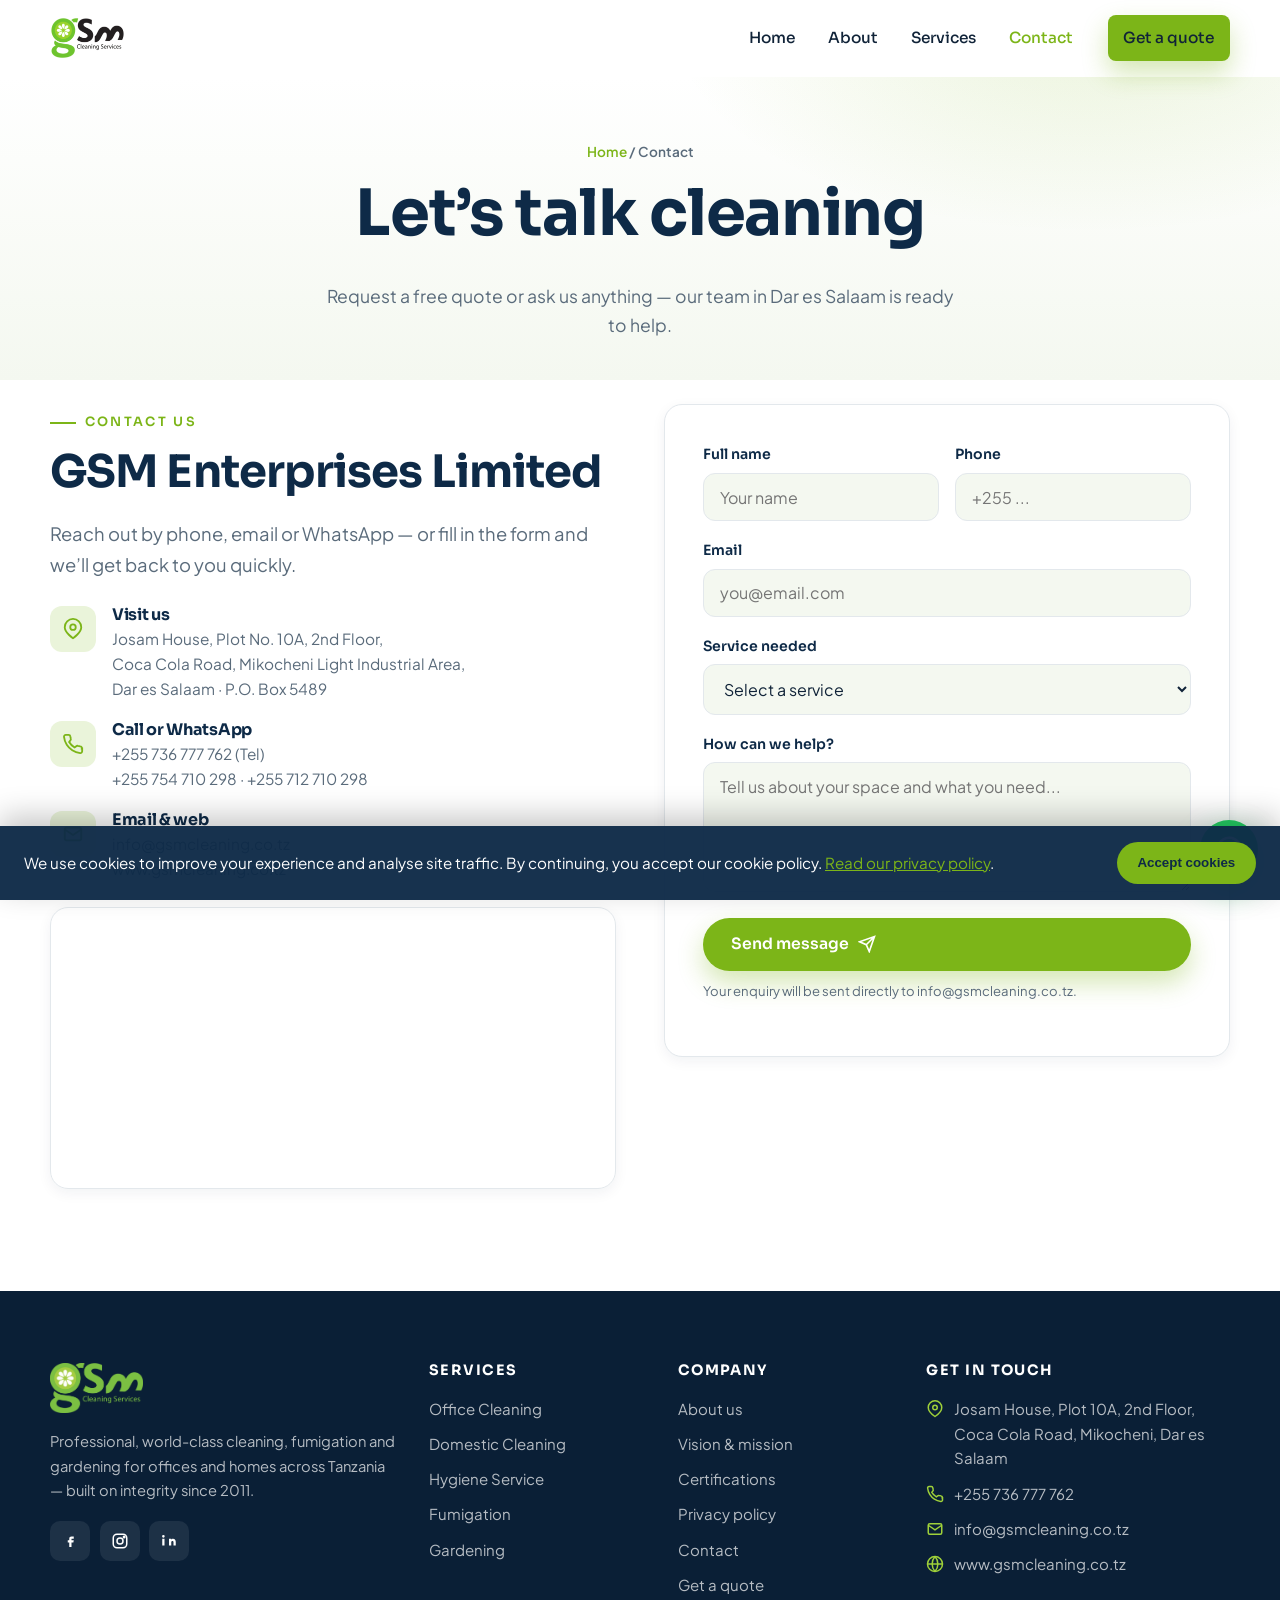
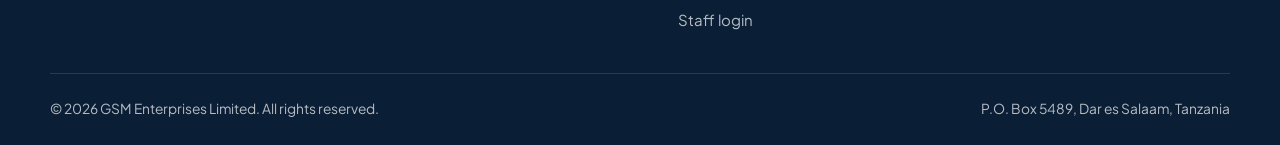
<file: contact.html>
<!DOCTYPE html>
<html lang="en">
<head>
  <meta charset="UTF-8" />
  <meta name="viewport" content="width=device-width, initial-scale=1.0" />
  <title>Contact GSM Cleaning Services — Get a Free Quote</title>
  <meta name="description" content="Contact GSM Cleaning Services in Dar es Salaam for office &amp; home cleaning, fumigation and gardening. Call +255 736 777 762 or request a free quote online." />
  <link rel="preconnect" href="https://fonts.googleapis.com" />
  <link rel="preconnect" href="https://fonts.gstatic.com" crossorigin />
  <link href="https://fonts.googleapis.com/css2?family=Sora:wght@400;500;600;700;800&family=Plus+Jakarta+Sans:wght@400;500;600;700&display=swap" rel="stylesheet" />
  <link rel="stylesheet" href="css/styles.css" />
  <link rel="icon" href="images/logo-icon.png" type="image/png" />
  <link rel="apple-touch-icon" href="images/logo-icon.png" />
</head>
<body>

  <!-- ============ HEADER ============ -->
  <header class="site-header">
    <div class="wrap nav">
      <a href="index.html" class="brand" aria-label="GSM Cleaning Services home">
        <img src="images/gsm-logo.png" alt="GSM Cleaning Services logo">
      </a>
      <nav class="nav-links" aria-label="Primary">
        <a href="index.html">Home</a>
        <a href="about.html">About</a>
        <a href="services.html">Services</a>
        <a href="contact.html">Contact</a>
        <a href="contact.html#quote" class="btn btn-primary nav-cta">Get a quote</a>
      </nav>
      <button class="nav-toggle" aria-label="Toggle menu" aria-expanded="false"><span></span></button>
    </div>
  </header>

  <!-- ============ PAGE HERO ============ -->
  <section class="page-hero">
    <div class="wrap">
      <div class="crumbs"><a href="index.html">Home</a> / Contact</div>
      <h1>Let&rsquo;s talk cleaning</h1>
      <p>Request a free quote or ask us anything — our team in Dar es Salaam is ready to help.</p>
    </div>
  </section>

  <!-- ============ CONTACT ============ -->
  <section class="section" style="padding-top:1.5rem">
    <div class="wrap contact-grid">

      <!-- Details -->
      <div class="reveal">
        <span class="eyebrow">Contact us</span>
        <h2>GSM Enterprises Limited</h2>
        <p class="lead">Reach out by phone, email or WhatsApp — or fill in the form and we&rsquo;ll get back to you quickly.</p>
        <div class="info-list">
          <div class="info">
            <span class="i-ic"><svg viewBox="0 0 24 24" fill="none" stroke="currentColor" stroke-width="2"><path d="M21 10c0 6-9 12-9 12S3 16 3 10a9 9 0 0 1 18 0z"/><circle cx="12" cy="10" r="3"/></svg></span>
            <div><h4>Visit us</h4><p>Josam House, Plot No. 10A, 2nd Floor,<br>Coca Cola Road, Mikocheni Light Industrial Area,<br>Dar es Salaam · P.O. Box 5489</p></div>
          </div>
          <div class="info">
            <span class="i-ic"><svg viewBox="0 0 24 24" fill="none" stroke="currentColor" stroke-width="2"><path d="M22 16.9v3a2 2 0 0 1-2.2 2 19.8 19.8 0 0 1-8.6-3 19.5 19.5 0 0 1-6-6 19.8 19.8 0 0 1-3-8.6A2 2 0 0 1 4.1 2h3a2 2 0 0 1 2 1.7l.5 2.5a2 2 0 0 1-.5 1.9L7.8 9.8a16 16 0 0 0 6 6l1.7-1.3a2 2 0 0 1 1.9-.5l2.5.5a2 2 0 0 1 1.7 2.4z"/></svg></span>
            <div><h4>Call or WhatsApp</h4>
              <p><a href="tel:+255736777762">+255 736 777 762</a> (Tel)<br>
              <a href="tel:+255754710298">+255 754 710 298</a> · <a href="tel:+255712710298">+255 712 710 298</a></p></div>
          </div>
          <div class="info">
            <span class="i-ic"><svg viewBox="0 0 24 24" fill="none" stroke="currentColor" stroke-width="2"><rect x="3" y="5" width="18" height="14" rx="2"/><path d="M3 7l9 6 9-6"/></svg></span>
            <div><h4>Email &amp; web</h4><p><a href="mailto:info@gsmcleaning.co.tz">info@gsmcleaning.co.tz</a><br><a href="https://www.gsmcleaning.co.tz">www.gsmcleaning.co.tz</a></p></div>
          </div>
        </div>

        <!-- Map (Mikocheni, Dar es Salaam) -->
        <div class="map-embed">
          <iframe
            title="GSM Cleaning Services location, Mikocheni, Dar es Salaam"
            src="https://www.google.com/maps?q=Mikocheni+Light+Industrial+Area+Coca+Cola+Road+Dar+es+Salaam&output=embed"
            loading="lazy" referrerpolicy="no-referrer-when-downgrade"></iframe>
        </div>
      </div>

      <!-- Form — target of every "Get a quote" / "Contact us" CTA on the site -->
      <div class="reveal" id="quote" data-delay="120" style="scroll-margin-top:110px">
        <form class="contact-form" action="https://formsubmit.co/info@gsmcleaning.co.tz" method="POST">
          <input type="hidden" name="_subject" value="New website enquiry - GSM Cleaning Services" />
          <input type="hidden" name="_template" value="table" />
          <input type="hidden" name="_next" value="https://www.gsmcleaning.co.tz/contact.html?submitted=true#quote" />
          <input type="text" name="_honey" tabindex="-1" autocomplete="off" aria-hidden="true" style="display:none" />
          <div class="form-success" role="status">Thank you! Your message has been received — we&rsquo;ll get back to you shortly.</div>

          <div class="field-row">
            <div class="field">
              <label for="name">Full name</label>
              <input id="name" name="name" type="text" placeholder="Your name" required />
            </div>
            <div class="field">
              <label for="phone">Phone</label>
              <input id="phone" name="phone" type="tel" placeholder="+255 ..." required />
            </div>
          </div>

          <div class="field">
            <label for="email">Email</label>
            <input id="email" name="email" type="email" placeholder="you@email.com" required />
          </div>

          <div class="field">
            <label for="service">Service needed</label>
            <select id="service" name="service">
              <option value="">Select a service</option>
              <option>Office Cleaning</option>
              <option>Domestic Cleaning</option>
              <option>Hygiene Service</option>
              <option>Fumigation</option>
              <option>Gardening</option>
              <option>Smag Products</option>
              <option>Other</option>
            </select>
          </div>

          <div class="field">
            <label for="message">How can we help?</label>
            <textarea id="message" name="message" placeholder="Tell us about your space and what you need..."></textarea>
          </div>

          <button type="submit" class="btn btn-primary" style="width:100%">
            Send message
            <svg viewBox="0 0 24 24" fill="none" stroke="currentColor" stroke-width="2.2"><path d="M22 2L11 13M22 2l-7 20-4-9-9-4z"/></svg>
          </button>
          <p class="form-note">Your enquiry will be sent directly to info@gsmcleaning.co.tz.</p>
        </form>
      </div>
    </div>
  </section>

  <!-- ============ FOOTER (shared) ============ -->
  <footer class="site-footer">
    <div class="wrap">
      <div class="footer-grid">
        <div>
          <a href="index.html" class="brand footer-logo">
            <img src="images/footer_logo.png" alt="GSM Cleaning Services logo">
          </a>
          <p class="f-about">Professional, world-class cleaning, fumigation and gardening for offices and homes across Tanzania — built on integrity since 2011.</p>
          <div class="f-social">
            <a href="#" aria-label="Facebook"><svg viewBox="0 0 24 24" fill="currentColor"><path d="M14 9h3V6h-3c-2 0-3 1-3 3v2H9v3h2v6h3v-6h2.5l.5-3H14V9z"/></svg></a>
            <a href="#" aria-label="Instagram"><svg viewBox="0 0 24 24" fill="none" stroke="currentColor" stroke-width="2"><rect x="3" y="3" width="18" height="18" rx="5"/><circle cx="12" cy="12" r="4"/><circle cx="17.5" cy="6.5" r="1" fill="currentColor"/></svg></a>
            <a href="#" aria-label="LinkedIn"><svg viewBox="0 0 24 24" fill="currentColor"><path d="M6 9H3v9h3V9zM4.5 7.5A1.5 1.5 0 1 0 4.5 4a1.5 1.5 0 0 0 0 3.5zM21 18h-3v-4.5c0-1.2-.8-1.5-1.4-1.5-.6 0-1.6.4-1.6 1.6V18h-3V9h3v1.2c.4-.7 1.4-1.2 2.4-1.2 2 0 3.6 1.2 3.6 4V18z"/></svg></a>
          </div>
        </div>
        <div>
          <h4>Services</h4>
          <ul>
            <li><a href="services.html#office">Office Cleaning</a></li>
            <li><a href="services.html#domestic">Domestic Cleaning</a></li>
            <li><a href="services.html#hygiene">Hygiene Service</a></li>
            <li><a href="services.html#fumigation">Fumigation</a></li>
            <li><a href="services.html#gardening">Gardening</a></li>
          </ul>
        </div>
        <div>
          <h4>Company</h4>
          <ul>
            <li><a href="about.html">About us</a></li>
            <li><a href="about.html#values">Vision &amp; mission</a></li>
            <li><a href="about.html#certs">Certifications</a></li>
            <li><a href="privacy.html">Privacy policy</a></li>
            <li><a href="contact.html">Contact</a></li>
            <li><a href="contact.html#quote">Get a quote</a></li>
            <li><a href="https://server12.tanzaniaservers.com/roundcube/?_task=mail&_mbox=INBOX" target="_blank" rel="noopener">Staff login</a></li>
          </ul>
        </div>
        <div>
          <h4>Get in touch</h4>
          <ul class="f-contact">
            <li><svg viewBox="0 0 24 24" fill="none" stroke="currentColor" stroke-width="2"><path d="M21 10c0 6-9 12-9 12S3 16 3 10a9 9 0 0 1 18 0z"/><circle cx="12" cy="10" r="3"/></svg> Josam House, Plot 10A, 2nd Floor, Coca Cola Road, Mikocheni, Dar es Salaam</li>
            <li><svg viewBox="0 0 24 24" fill="none" stroke="currentColor" stroke-width="2"><path d="M22 16.9v3a2 2 0 0 1-2.2 2 19.8 19.8 0 0 1-8.6-3 19.5 19.5 0 0 1-6-6 19.8 19.8 0 0 1-3-8.6A2 2 0 0 1 4.1 2h3a2 2 0 0 1 2 1.7l.5 2.5a2 2 0 0 1-.5 1.9L7.8 9.8a16 16 0 0 0 6 6l1.7-1.3a2 2 0 0 1 1.9-.5l2.5.5a2 2 0 0 1 1.7 2.4z"/></svg> <a href="tel:+255736777762">+255 736 777 762</a></li>
            <li><svg viewBox="0 0 24 24" fill="none" stroke="currentColor" stroke-width="2"><rect x="3" y="5" width="18" height="14" rx="2"/><path d="M3 7l9 6 9-6"/></svg> <a href="mailto:info@gsmcleaning.co.tz">info@gsmcleaning.co.tz</a></li>
            <li><svg viewBox="0 0 24 24" fill="none" stroke="currentColor" stroke-width="2"><circle cx="12" cy="12" r="10"/><path d="M2 12h20M12 2a15 15 0 0 1 0 20M12 2a15 15 0 0 0 0 20"/></svg> <a href="https://www.gsmcleaning.co.tz">www.gsmcleaning.co.tz</a></li>
          </ul>
        </div>
      </div>
      <div class="f-bottom">
        <span>&copy; <span id="year">2025</span> GSM Enterprises Limited. All rights reserved.</span>
        <span>P.O. Box 5489, Dar es Salaam, Tanzania</span>
      </div>
    </div>
  </footer>

  <a class="whatsapp" href="https://wa.me/255754710298" aria-label="Chat on WhatsApp" target="_blank" rel="noopener">
    <svg viewBox="0 0 24 24" fill="currentColor"><path d="M12 2a10 10 0 0 0-8.6 15l-1.3 4.7 4.8-1.3A10 10 0 1 0 12 2zm0 18a8 8 0 0 1-4.1-1.1l-.3-.2-2.8.7.8-2.7-.2-.3A8 8 0 1 1 12 20zm4.5-5.9c-.2-.1-1.4-.7-1.6-.8-.2-.1-.4-.1-.5.1l-.7.9c-.1.2-.3.2-.5.1a6.5 6.5 0 0 1-3.2-2.8c-.2-.4.2-.4.6-1.2.1-.1 0-.3 0-.4l-.8-1.8c-.2-.5-.4-.4-.5-.4h-.5a1 1 0 0 0-.7.3 3 3 0 0 0-.9 2.2c0 1.3 1 2.6 1.1 2.7.1.2 1.9 3 4.7 4.2 1.8.8 2.4.8 3.3.7.5-.1 1.4-.6 1.6-1.1.2-.6.2-1 .1-1.1-.1-.1-.2-.2-.4-.2z"/></svg>
  </a>

  <div class="cookie-banner" hidden>
    <p>We use cookies to improve your experience and analyse site traffic. By continuing, you accept our cookie policy. <a href="privacy.html">Read our privacy policy</a>.</p>
    <button type="button" class="cookie-accept">Accept cookies</button>
  </div>

  <script src="js/main.js"></script>
</body>
</html>
</file>
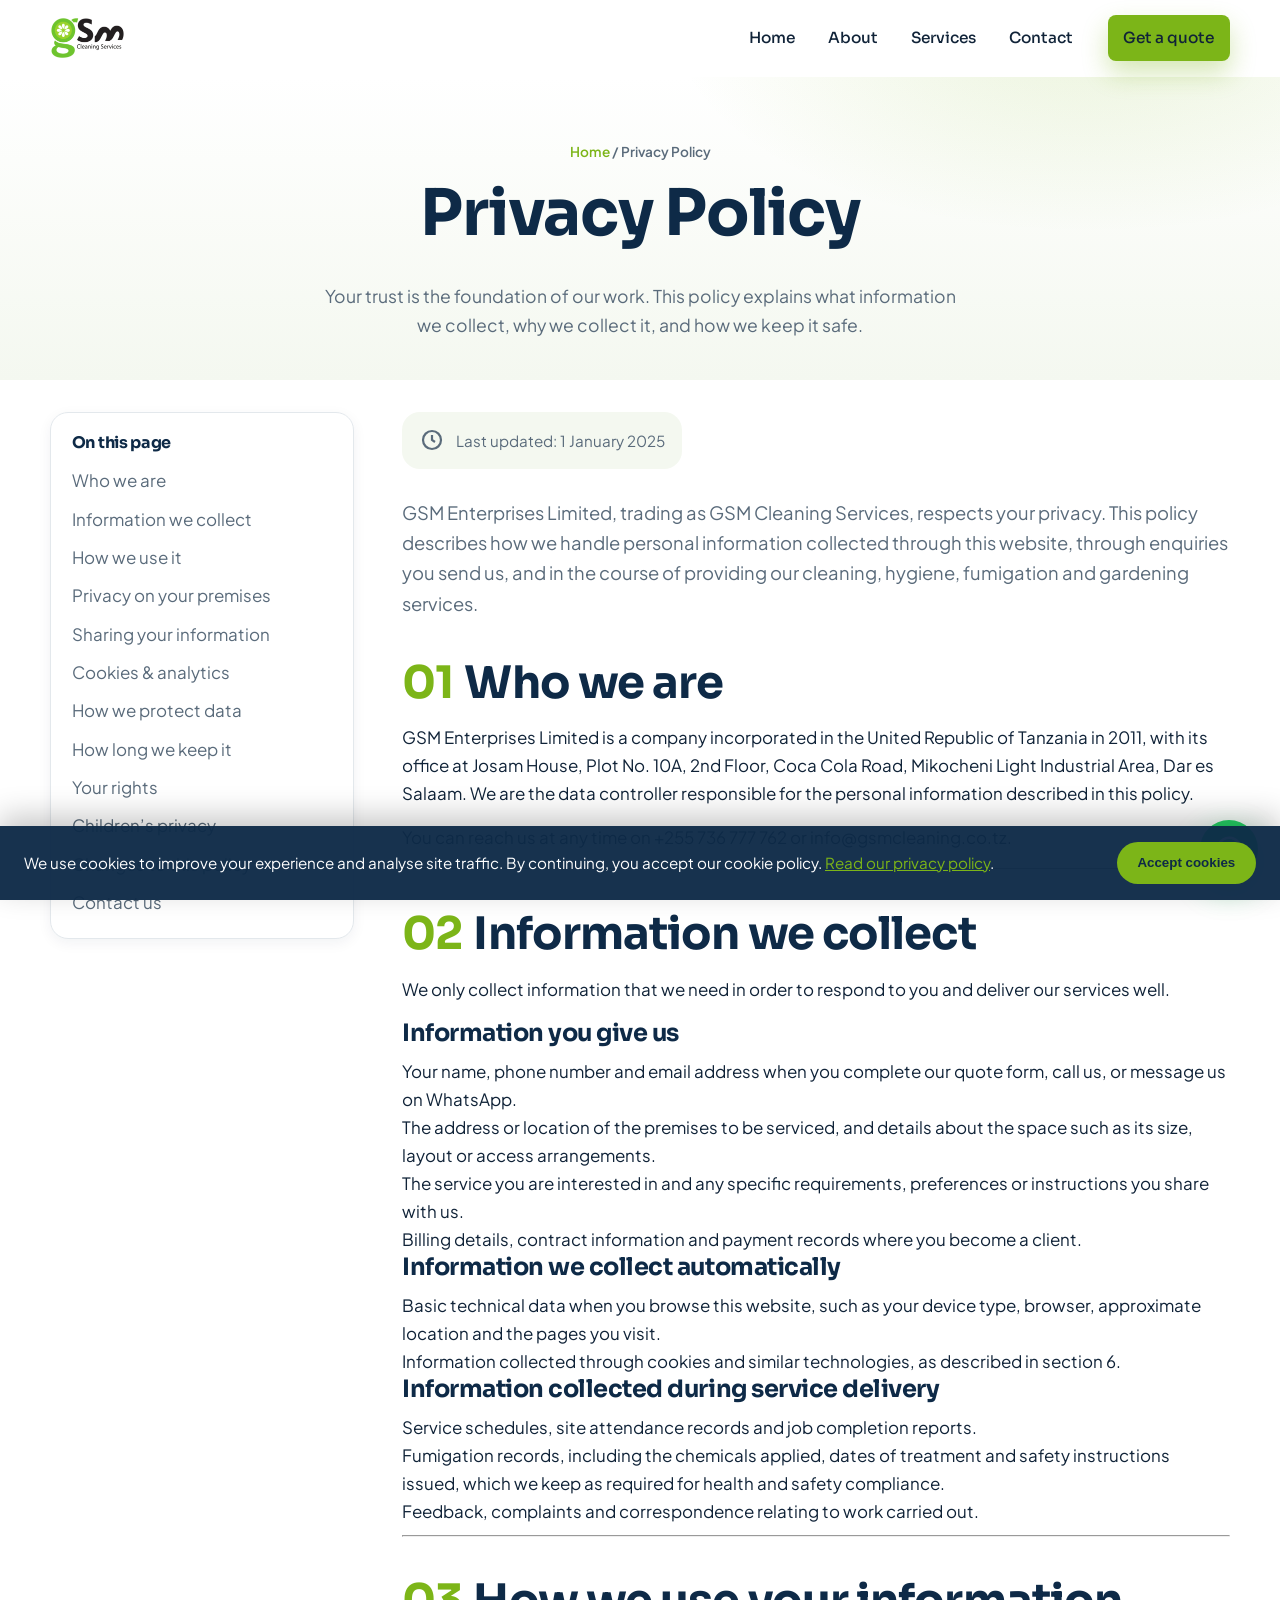
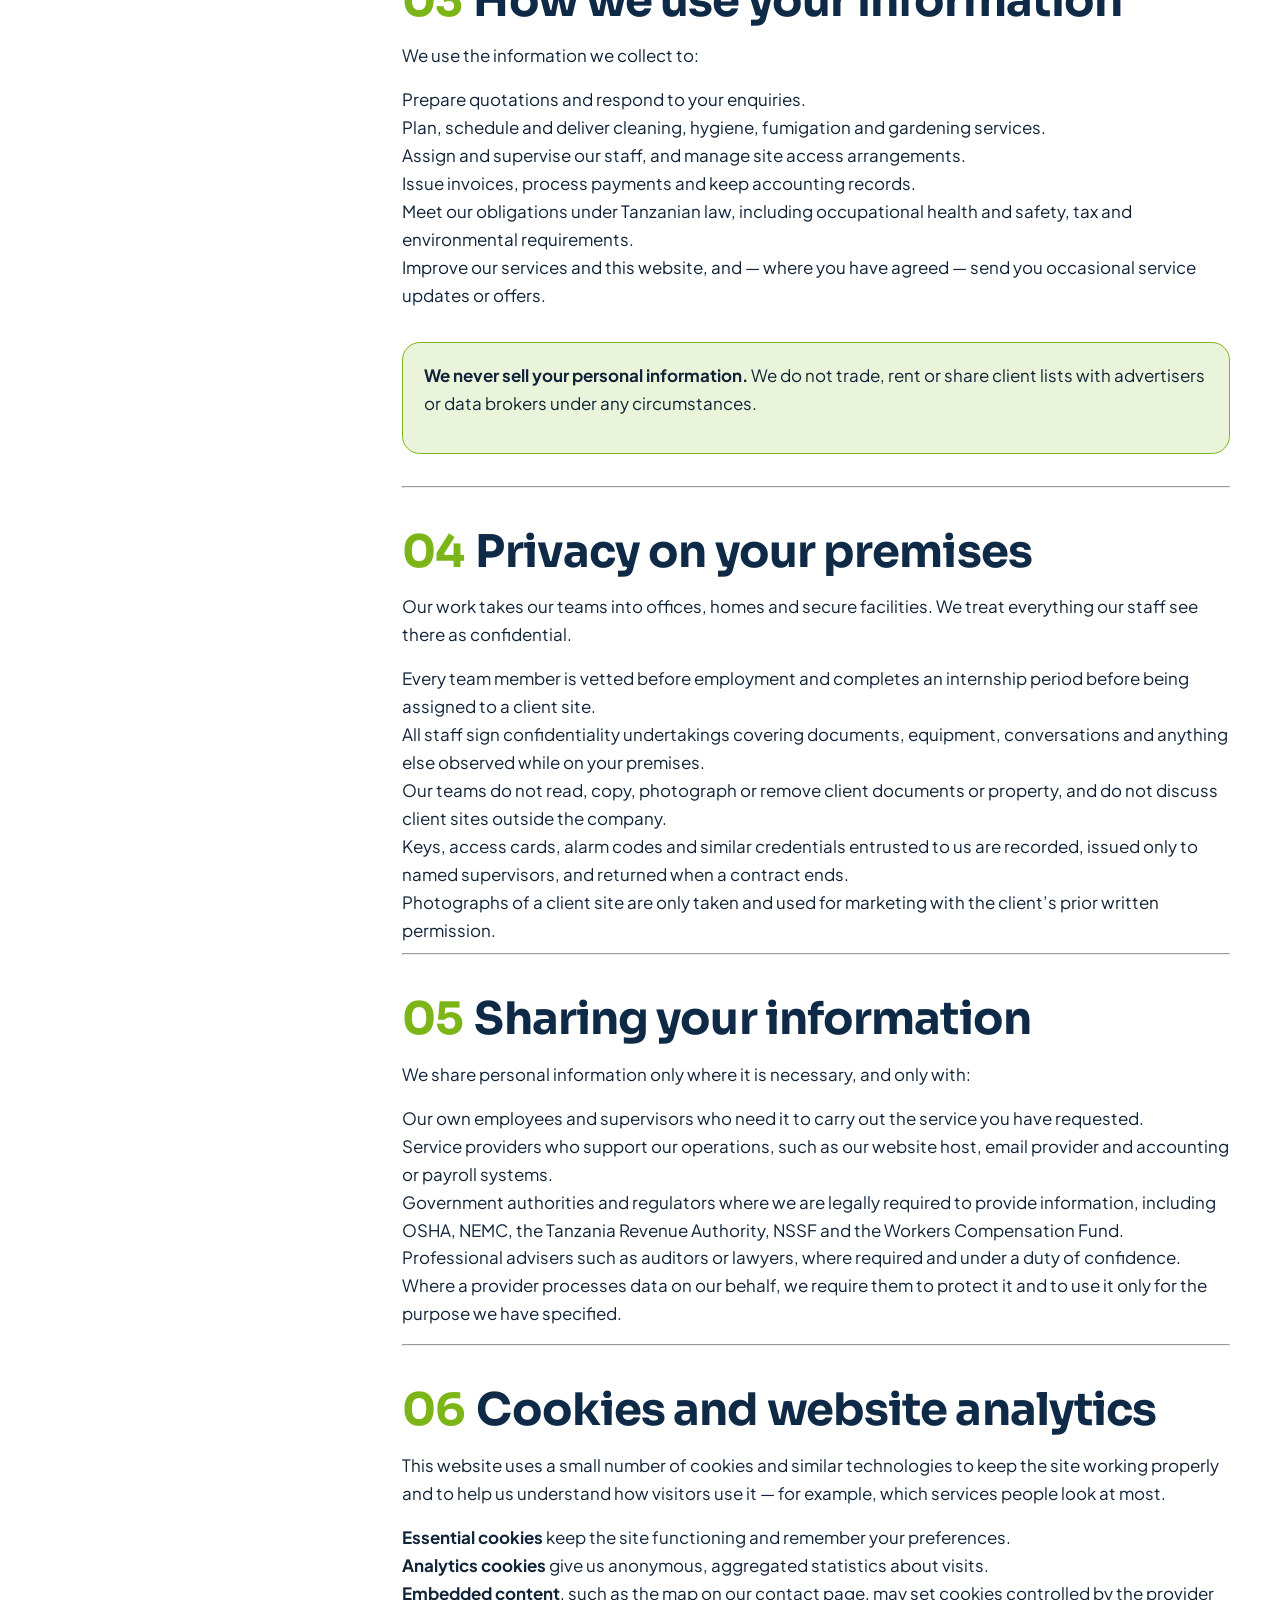
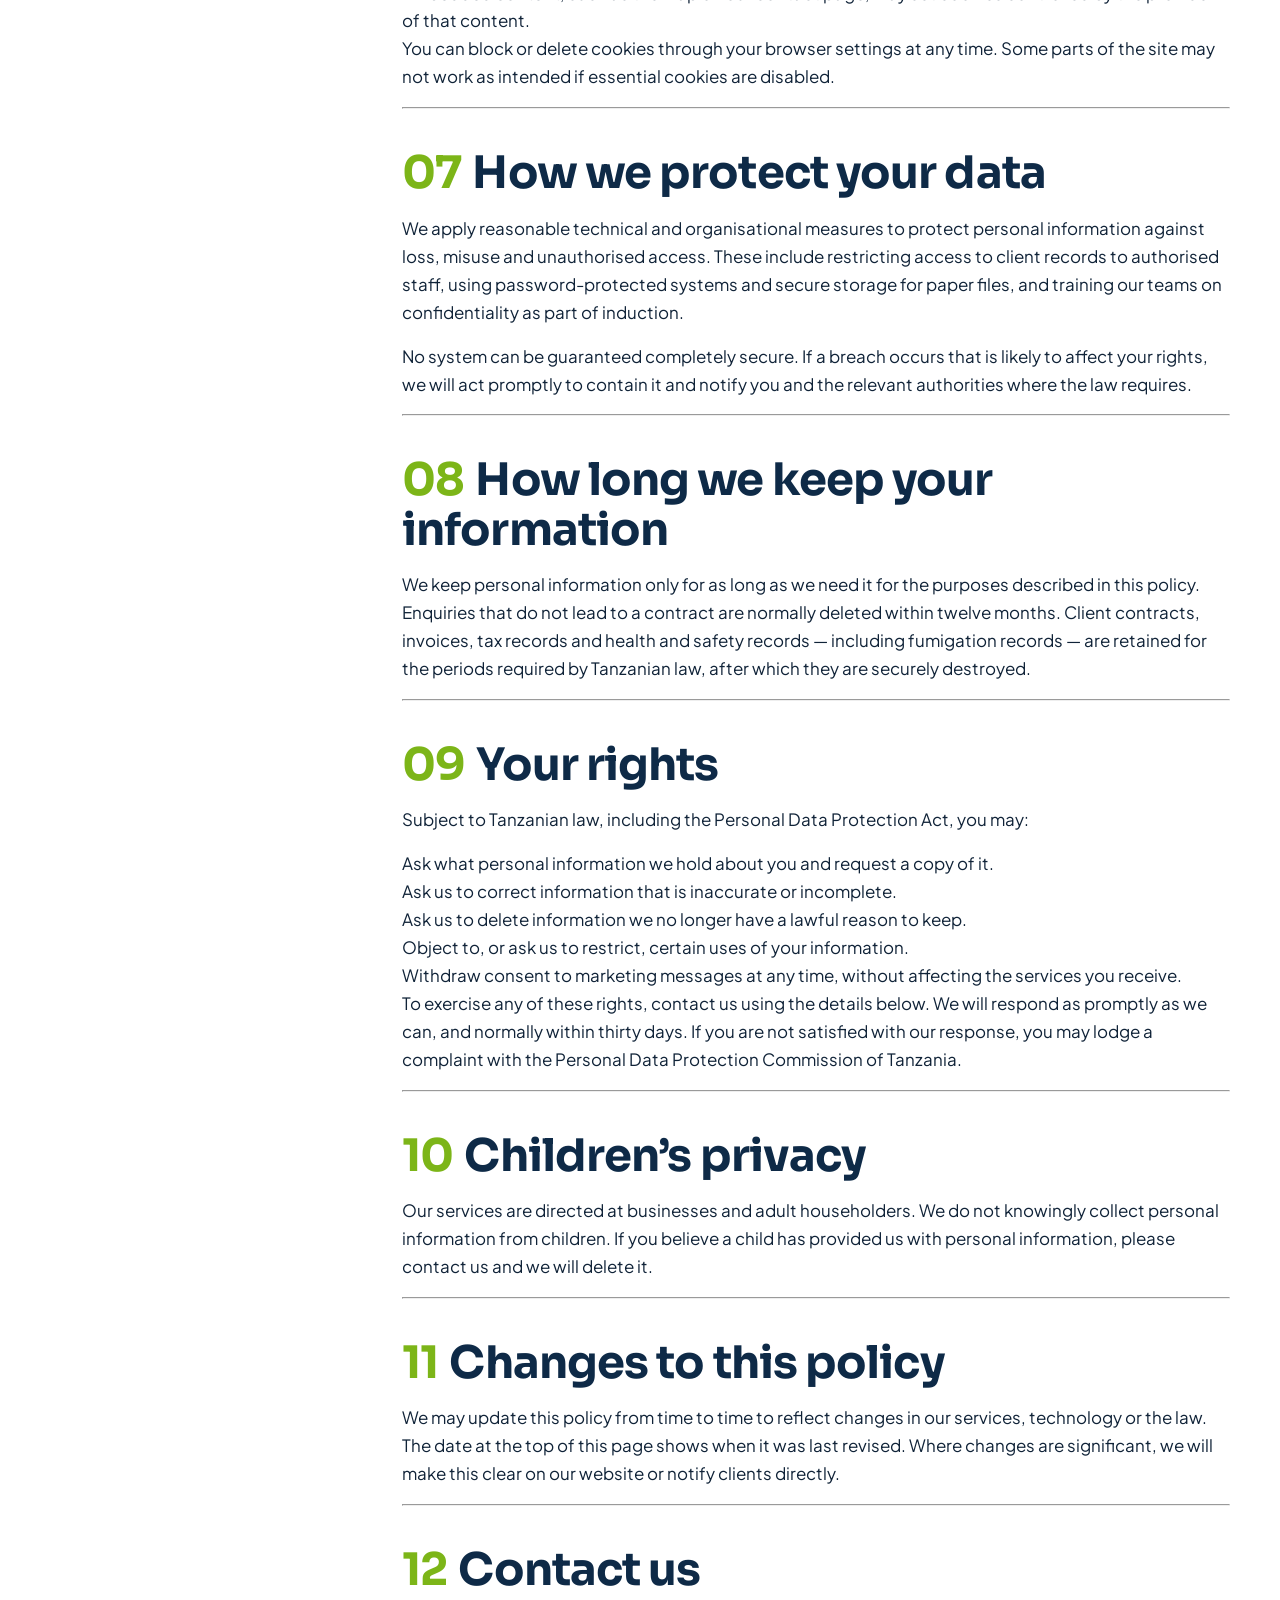
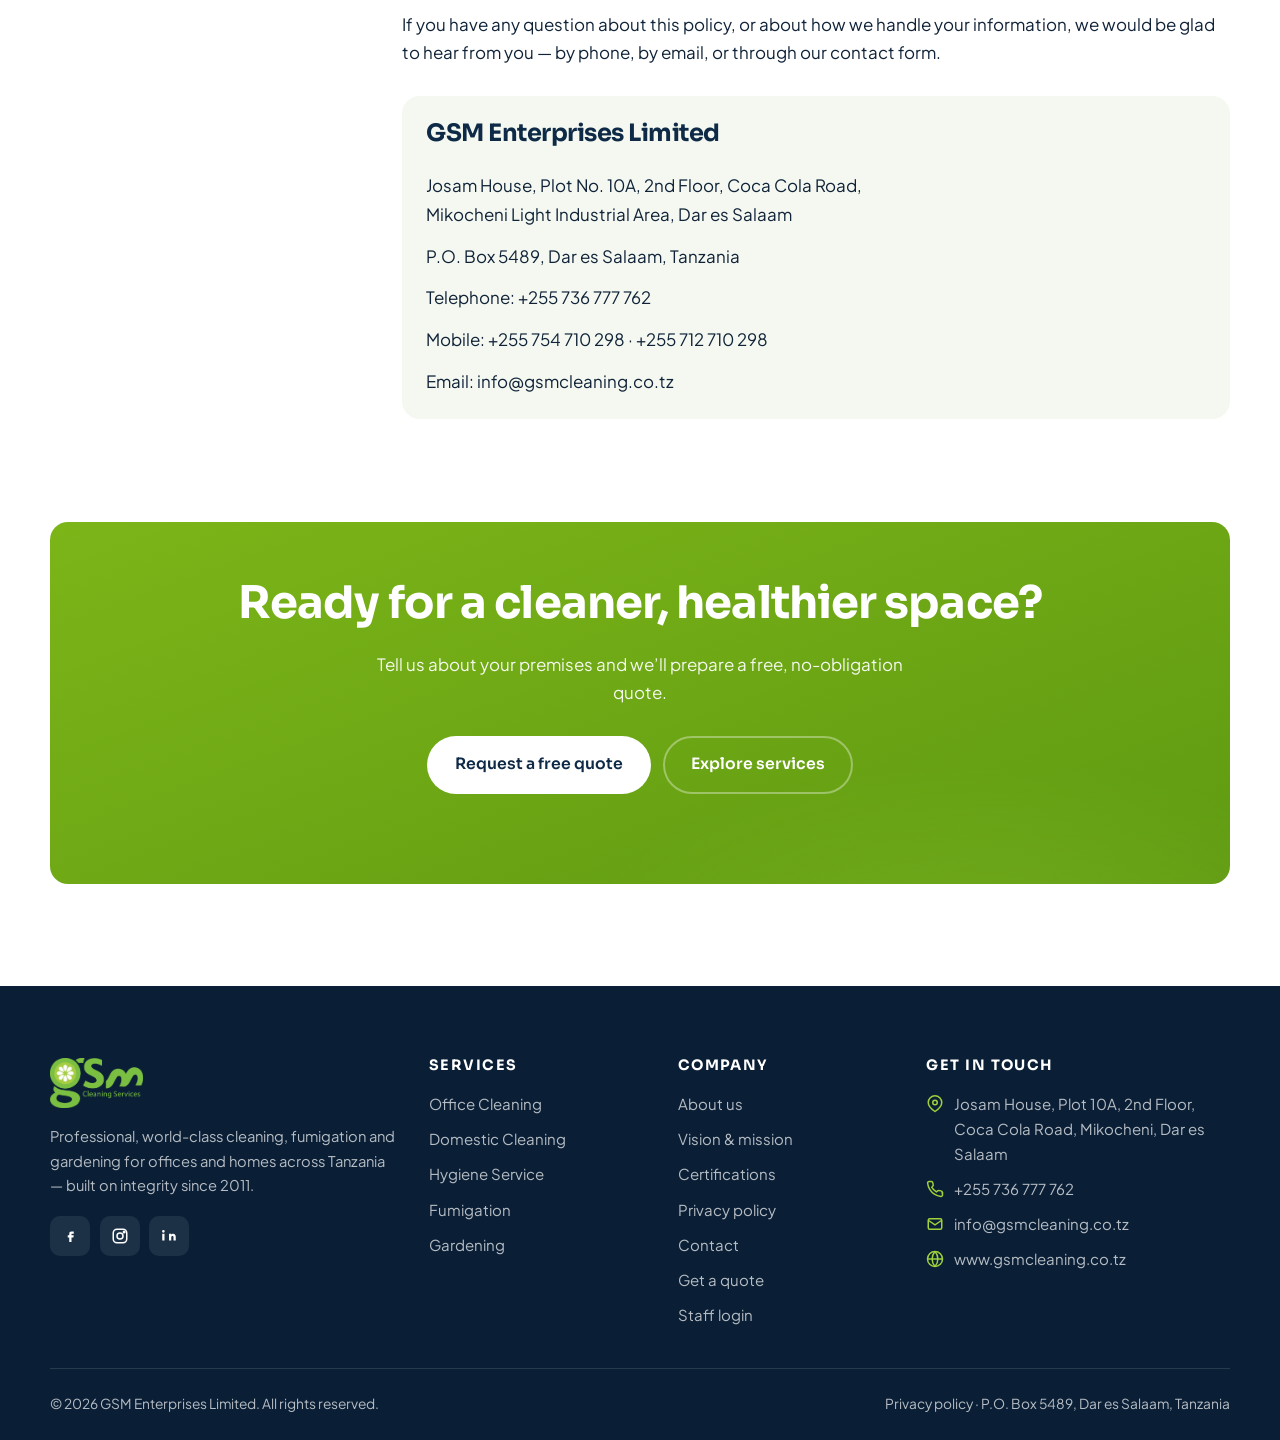
<file: privacy.html>
<!DOCTYPE html>
<html lang="en">
<head>
  <meta charset="UTF-8" />
  <meta name="viewport" content="width=device-width, initial-scale=1.0" />
  <title>Privacy Policy — GSM Cleaning Services</title>
  <meta name="description" content="How GSM Enterprises Limited (GSM Cleaning Services) collects, uses, stores and protects personal information of clients and website visitors in Tanzania." />
  <meta name="robots" content="index, follow" />
  <link rel="preconnect" href="https://fonts.googleapis.com" />
  <link rel="preconnect" href="https://fonts.gstatic.com" crossorigin />
  <link href="https://fonts.googleapis.com/css2?family=Sora:wght@400;500;600;700;800&family=Plus+Jakarta+Sans:wght@400;500;600;700&display=swap" rel="stylesheet" />
  <link rel="stylesheet" href="css/styles.css" />
  <link rel="icon" href="images/logo-icon.png" type="image/png" />
  <link rel="apple-touch-icon" href="images/logo-icon.png" />
</head>
<body>

  <!-- ============ HEADER ============ -->
  <header class="site-header">
    <div class="wrap nav">
      <a href="index.html" class="brand" aria-label="GSM Cleaning Services home">
        <img src="images/gsm-logo.png" alt="GSM Cleaning Services logo">
      </a>
      <nav class="nav-links" aria-label="Primary">
        <a href="index.html">Home</a>
        <a href="about.html">About</a>
        <a href="services.html">Services</a>
        <a href="contact.html">Contact</a>
        <a href="contact.html#quote" class="btn btn-primary nav-cta">Get a quote</a>
      </nav>
      <button class="nav-toggle" aria-label="Toggle menu" aria-expanded="false"><span></span></button>
    </div>
  </header>

  <!-- ============ PAGE HERO ============ -->
  <section class="page-hero">
    <div class="wrap">
      <div class="crumbs"><a href="index.html">Home</a> / Privacy Policy</div>
      <h1>Privacy Policy</h1>
      <p>Your trust is the foundation of our work. This policy explains what information we collect, why we collect it, and how we keep it safe.</p>
    </div>
  </section>

  <!-- ============ POLICY BODY ============ -->
  <section class="section" style="padding-top:2rem">
    <div class="wrap legal-layout">

      <!-- Sticky contents -->
      <aside class="legal-toc reveal">
        <h4>On this page</h4>
        <ol>
          <li><a href="#who">Who we are</a></li>
          <li><a href="#collect">Information we collect</a></li>
          <li><a href="#use">How we use it</a></li>
          <li><a href="#premises">Privacy on your premises</a></li>
          <li><a href="#share">Sharing your information</a></li>
          <li><a href="#cookies">Cookies &amp; analytics</a></li>
          <li><a href="#security">How we protect data</a></li>
          <li><a href="#retention">How long we keep it</a></li>
          <li><a href="#rights">Your rights</a></li>
          <li><a href="#children">Children&rsquo;s privacy</a></li>
          <li><a href="#changes">Changes to this policy</a></li>
          <li><a href="#contact">Contact us</a></li>
        </ol>
      </aside>

      <!-- Policy content -->
      <article class="legal-body reveal" data-delay="100">

        <span class="legal-updated">
          <svg viewBox="0 0 24 24" fill="none" stroke="currentColor" stroke-width="2.2"><path d="M12 7v5l3 2"/><circle cx="12" cy="12" r="9"/></svg>
          Last updated: 1 January 2025
        </span>

        <p class="lead">GSM Enterprises Limited, trading as GSM Cleaning Services, respects your privacy. This policy describes how we handle personal information collected through this website, through enquiries you send us, and in the course of providing our cleaning, hygiene, fumigation and gardening services.</p>

        <h2 id="who"><span class="n">01</span>Who we are</h2>
        <p>GSM Enterprises Limited is a company incorporated in the United Republic of Tanzania in 2011, with its office at Josam House, Plot No. 10A, 2nd Floor, Coca Cola Road, Mikocheni Light Industrial Area, Dar es Salaam. We are the data controller responsible for the personal information described in this policy.</p>
        <p>You can reach us at any time on <a href="tel:+255736777762">+255 736 777 762</a> or <a href="mailto:info@gsmcleaning.co.tz">info@gsmcleaning.co.tz</a>.</p>

        <hr>

        <h2 id="collect"><span class="n">02</span>Information we collect</h2>
        <p>We only collect information that we need in order to respond to you and deliver our services well.</p>

        <h3>Information you give us</h3>
        <ul>
          <li>Your name, phone number and email address when you complete our quote form, call us, or message us on WhatsApp.</li>
          <li>The address or location of the premises to be serviced, and details about the space such as its size, layout or access arrangements.</li>
          <li>The service you are interested in and any specific requirements, preferences or instructions you share with us.</li>
          <li>Billing details, contract information and payment records where you become a client.</li>
        </ul>

        <h3>Information we collect automatically</h3>
        <ul>
          <li>Basic technical data when you browse this website, such as your device type, browser, approximate location and the pages you visit.</li>
          <li>Information collected through cookies and similar technologies, as described in section 6.</li>
        </ul>

        <h3>Information collected during service delivery</h3>
        <ul>
          <li>Service schedules, site attendance records and job completion reports.</li>
          <li>Fumigation records, including the chemicals applied, dates of treatment and safety instructions issued, which we keep as required for health and safety compliance.</li>
          <li>Feedback, complaints and correspondence relating to work carried out.</li>
        </ul>

        <hr>

        <h2 id="use"><span class="n">03</span>How we use your information</h2>
        <p>We use the information we collect to:</p>
        <ul>
          <li>Prepare quotations and respond to your enquiries.</li>
          <li>Plan, schedule and deliver cleaning, hygiene, fumigation and gardening services.</li>
          <li>Assign and supervise our staff, and manage site access arrangements.</li>
          <li>Issue invoices, process payments and keep accounting records.</li>
          <li>Meet our obligations under Tanzanian law, including occupational health and safety, tax and environmental requirements.</li>
          <li>Improve our services and this website, and — where you have agreed — send you occasional service updates or offers.</li>
        </ul>
        <div class="legal-note">
          <p><strong>We never sell your personal information.</strong> We do not trade, rent or share client lists with advertisers or data brokers under any circumstances.</p>
        </div>

        <hr>

        <h2 id="premises"><span class="n">04</span>Privacy on your premises</h2>
        <p>Our work takes our teams into offices, homes and secure facilities. We treat everything our staff see there as confidential.</p>
        <ul>
          <li>Every team member is vetted before employment and completes an internship period before being assigned to a client site.</li>
          <li>All staff sign confidentiality undertakings covering documents, equipment, conversations and anything else observed while on your premises.</li>
          <li>Our teams do not read, copy, photograph or remove client documents or property, and do not discuss client sites outside the company.</li>
          <li>Keys, access cards, alarm codes and similar credentials entrusted to us are recorded, issued only to named supervisors, and returned when a contract ends.</li>
          <li>Photographs of a client site are only taken and used for marketing with the client&rsquo;s prior written permission.</li>
        </ul>

        <hr>

        <h2 id="share"><span class="n">05</span>Sharing your information</h2>
        <p>We share personal information only where it is necessary, and only with:</p>
        <ul>
          <li>Our own employees and supervisors who need it to carry out the service you have requested.</li>
          <li>Service providers who support our operations, such as our website host, email provider and accounting or payroll systems.</li>
          <li>Government authorities and regulators where we are legally required to provide information, including OSHA, NEMC, the Tanzania Revenue Authority, NSSF and the Workers Compensation Fund.</li>
          <li>Professional advisers such as auditors or lawyers, where required and under a duty of confidence.</li>
        </ul>
        <p>Where a provider processes data on our behalf, we require them to protect it and to use it only for the purpose we have specified.</p>

        <hr>

        <h2 id="cookies"><span class="n">06</span>Cookies and website analytics</h2>
        <p>This website uses a small number of cookies and similar technologies to keep the site working properly and to help us understand how visitors use it — for example, which services people look at most.</p>
        <ul>
          <li><strong>Essential cookies</strong> keep the site functioning and remember your preferences.</li>
          <li><strong>Analytics cookies</strong> give us anonymous, aggregated statistics about visits.</li>
          <li><strong>Embedded content</strong>, such as the map on our contact page, may set cookies controlled by the provider of that content.</li>
        </ul>
        <p>You can block or delete cookies through your browser settings at any time. Some parts of the site may not work as intended if essential cookies are disabled.</p>

        <hr>

        <h2 id="security"><span class="n">07</span>How we protect your data</h2>
        <p>We apply reasonable technical and organisational measures to protect personal information against loss, misuse and unauthorised access. These include restricting access to client records to authorised staff, using password-protected systems and secure storage for paper files, and training our teams on confidentiality as part of induction.</p>
        <p>No system can be guaranteed completely secure. If a breach occurs that is likely to affect your rights, we will act promptly to contain it and notify you and the relevant authorities where the law requires.</p>

        <hr>

        <h2 id="retention"><span class="n">08</span>How long we keep your information</h2>
        <p>We keep personal information only for as long as we need it for the purposes described in this policy. Enquiries that do not lead to a contract are normally deleted within twelve months. Client contracts, invoices, tax records and health and safety records — including fumigation records — are retained for the periods required by Tanzanian law, after which they are securely destroyed.</p>

        <hr>

        <h2 id="rights"><span class="n">09</span>Your rights</h2>
        <p>Subject to Tanzanian law, including the Personal Data Protection Act, you may:</p>
        <ul>
          <li>Ask what personal information we hold about you and request a copy of it.</li>
          <li>Ask us to correct information that is inaccurate or incomplete.</li>
          <li>Ask us to delete information we no longer have a lawful reason to keep.</li>
          <li>Object to, or ask us to restrict, certain uses of your information.</li>
          <li>Withdraw consent to marketing messages at any time, without affecting the services you receive.</li>
        </ul>
        <p>To exercise any of these rights, contact us using the details below. We will respond as promptly as we can, and normally within thirty days. If you are not satisfied with our response, you may lodge a complaint with the Personal Data Protection Commission of Tanzania.</p>

        <hr>

        <h2 id="children"><span class="n">10</span>Children&rsquo;s privacy</h2>
        <p>Our services are directed at businesses and adult householders. We do not knowingly collect personal information from children. If you believe a child has provided us with personal information, please contact us and we will delete it.</p>

        <hr>

        <h2 id="changes"><span class="n">11</span>Changes to this policy</h2>
        <p>We may update this policy from time to time to reflect changes in our services, technology or the law. The date at the top of this page shows when it was last revised. Where changes are significant, we will make this clear on our website or notify clients directly.</p>

        <hr>

        <h2 id="contact"><span class="n">12</span>Contact us</h2>
        <p>If you have any question about this policy, or about how we handle your information, we would be glad to hear from you — by phone, by email, or through our <a href="contact.html#quote">contact form</a>.</p>

        <div class="legal-contact">
          <h3>GSM Enterprises Limited</h3>
          <p>Josam House, Plot No. 10A, 2nd Floor, Coca Cola Road,<br>Mikocheni Light Industrial Area, Dar es Salaam</p>
          <p>P.O. Box 5489, Dar es Salaam, Tanzania</p>
          <p>Telephone: <a href="tel:+255736777762">+255 736 777 762</a></p>
          <p>Mobile: <a href="tel:+255754710298">+255 754 710 298</a> &middot; <a href="tel:+255712710298">+255 712 710 298</a></p>
          <p>Email: <a href="mailto:info@gsmcleaning.co.tz">info@gsmcleaning.co.tz</a></p>
        </div>

        <!--
          NOTE FOR THE SITE OWNER:
          This policy is a well-structured starting point written around GSM's actual
          services and obligations, but it is not legal advice. Before publishing,
          have it reviewed by a Tanzanian lawyer to confirm it matches your real data
          practices and current obligations under the Personal Data Protection Act.
          Also remember to update the "Last updated" date above.
        -->

      </article>
    </div>
  </section>

  <!-- ============ CTA ============ -->
  <section class="section" style="padding-top:0">
    <div class="wrap">
      <div class="cta-band reveal">
        <h2>Ready for a cleaner, healthier space?</h2>
        <p>Tell us about your premises and we&rsquo;ll prepare a free, no-obligation quote.</p>
        <div class="hero-actions">
          <a href="contact.html#quote" class="btn btn-light">Request a free quote</a>
          <a href="services.html" class="btn btn-outline-light">Explore services</a>
        </div>
      </div>
    </div>
  </section>

  <!-- ============ FOOTER (shared) ============ -->
  <footer class="site-footer">
    <div class="wrap">
      <div class="footer-grid">
        <div>
          <a href="index.html" class="brand footer-logo">
            <img src="images/footer_logo.png" alt="GSM Cleaning Services logo">
          </a>
          <p class="f-about">Professional, world-class cleaning, fumigation and gardening for offices and homes across Tanzania — built on integrity since 2011.</p>
          <div class="f-social">
            <a href="#" aria-label="Facebook"><svg viewBox="0 0 24 24" fill="currentColor"><path d="M14 9h3V6h-3c-2 0-3 1-3 3v2H9v3h2v6h3v-6h2.5l.5-3H14V9z"/></svg></a>
            <a href="#" aria-label="Instagram"><svg viewBox="0 0 24 24" fill="none" stroke="currentColor" stroke-width="2"><rect x="3" y="3" width="18" height="18" rx="5"/><circle cx="12" cy="12" r="4"/><circle cx="17.5" cy="6.5" r="1" fill="currentColor"/></svg></a>
            <a href="#" aria-label="LinkedIn"><svg viewBox="0 0 24 24" fill="currentColor"><path d="M6 9H3v9h3V9zM4.5 7.5A1.5 1.5 0 1 0 4.5 4a1.5 1.5 0 0 0 0 3.5zM21 18h-3v-4.5c0-1.2-.8-1.5-1.4-1.5-.6 0-1.6.4-1.6 1.6V18h-3V9h3v1.2c.4-.7 1.4-1.2 2.4-1.2 2 0 3.6 1.2 3.6 4V18z"/></svg></a>
          </div>
        </div>
        <div>
          <h4>Services</h4>
          <ul>
            <li><a href="services.html#office">Office Cleaning</a></li>
            <li><a href="services.html#domestic">Domestic Cleaning</a></li>
            <li><a href="services.html#hygiene">Hygiene Service</a></li>
            <li><a href="services.html#fumigation">Fumigation</a></li>
            <li><a href="services.html#gardening">Gardening</a></li>
          </ul>
        </div>
        <div>
          <h4>Company</h4>
          <ul>
            <li><a href="about.html">About us</a></li>
            <li><a href="about.html#values">Vision &amp; mission</a></li>
            <li><a href="about.html#certs">Certifications</a></li>
            <li><a href="privacy.html">Privacy policy</a></li>
            <li><a href="contact.html">Contact</a></li>
            <li><a href="contact.html#quote">Get a quote</a></li>
            <li><a href="https://server12.tanzaniaservers.com/roundcube/?_task=mail&_mbox=INBOX" target="_blank" rel="noopener">Staff login</a></li>
          </ul>
        </div>
        <div>
          <h4>Get in touch</h4>
          <ul class="f-contact">
            <li><svg viewBox="0 0 24 24" fill="none" stroke="currentColor" stroke-width="2"><path d="M21 10c0 6-9 12-9 12S3 16 3 10a9 9 0 0 1 18 0z"/><circle cx="12" cy="10" r="3"/></svg> Josam House, Plot 10A, 2nd Floor, Coca Cola Road, Mikocheni, Dar es Salaam</li>
            <li><svg viewBox="0 0 24 24" fill="none" stroke="currentColor" stroke-width="2"><path d="M22 16.9v3a2 2 0 0 1-2.2 2 19.8 19.8 0 0 1-8.6-3 19.5 19.5 0 0 1-6-6 19.8 19.8 0 0 1-3-8.6A2 2 0 0 1 4.1 2h3a2 2 0 0 1 2 1.7l.5 2.5a2 2 0 0 1-.5 1.9L7.8 9.8a16 16 0 0 0 6 6l1.7-1.3a2 2 0 0 1 1.9-.5l2.5.5a2 2 0 0 1 1.7 2.4z"/></svg> <a href="tel:+255736777762">+255 736 777 762</a></li>
            <li><svg viewBox="0 0 24 24" fill="none" stroke="currentColor" stroke-width="2"><rect x="3" y="5" width="18" height="14" rx="2"/><path d="M3 7l9 6 9-6"/></svg> <a href="mailto:info@gsmcleaning.co.tz">info@gsmcleaning.co.tz</a></li>
            <li><svg viewBox="0 0 24 24" fill="none" stroke="currentColor" stroke-width="2"><circle cx="12" cy="12" r="10"/><path d="M2 12h20M12 2a15 15 0 0 1 0 20M12 2a15 15 0 0 0 0 20"/></svg> <a href="https://www.gsmcleaning.co.tz">www.gsmcleaning.co.tz</a></li>
          </ul>
        </div>
      </div>
      <div class="f-bottom">
        <span>&copy; <span id="year">2025</span> GSM Enterprises Limited. All rights reserved.</span>
        <span><a href="privacy.html">Privacy policy</a> &middot; P.O. Box 5489, Dar es Salaam, Tanzania</span>
      </div>
    </div>
  </footer>

  <a class="whatsapp" href="https://wa.me/255754710298" aria-label="Chat on WhatsApp" target="_blank" rel="noopener">
    <svg viewBox="0 0 24 24" fill="currentColor"><path d="M12 2a10 10 0 0 0-8.6 15l-1.3 4.7 4.8-1.3A10 10 0 1 0 12 2zm0 18a8 8 0 0 1-4.1-1.1l-.3-.2-2.8.7.8-2.7-.2-.3A8 8 0 1 1 12 20zm4.5-5.9c-.2-.1-1.4-.7-1.6-.8-.2-.1-.4-.1-.5.1l-.7.9c-.1.2-.3.2-.5.1a6.5 6.5 0 0 1-3.2-2.8c-.2-.4.2-.4.6-1.2.1-.1 0-.3 0-.4l-.8-1.8c-.2-.5-.4-.4-.5-.4h-.5a1 1 0 0 0-.7.3 3 3 0 0 0-.9 2.2c0 1.3 1 2.6 1.1 2.7.1.2 1.9 3 4.7 4.2 1.8.8 2.4.8 3.3.7.5-.1 1.4-.6 1.6-1.1.2-.6.2-1 .1-1.1-.1-.1-.2-.2-.4-.2z"/></svg>
  </a>

  <div class="cookie-banner" hidden>
    <p>We use cookies to improve your experience and analyse site traffic. By continuing, you accept our cookie policy. <a href="privacy.html">Read our privacy policy</a>.</p>
    <button type="button" class="cookie-accept">Accept cookies</button>
  </div>

  <script src="js/main.js"></script>
</body>
</html>
</file>
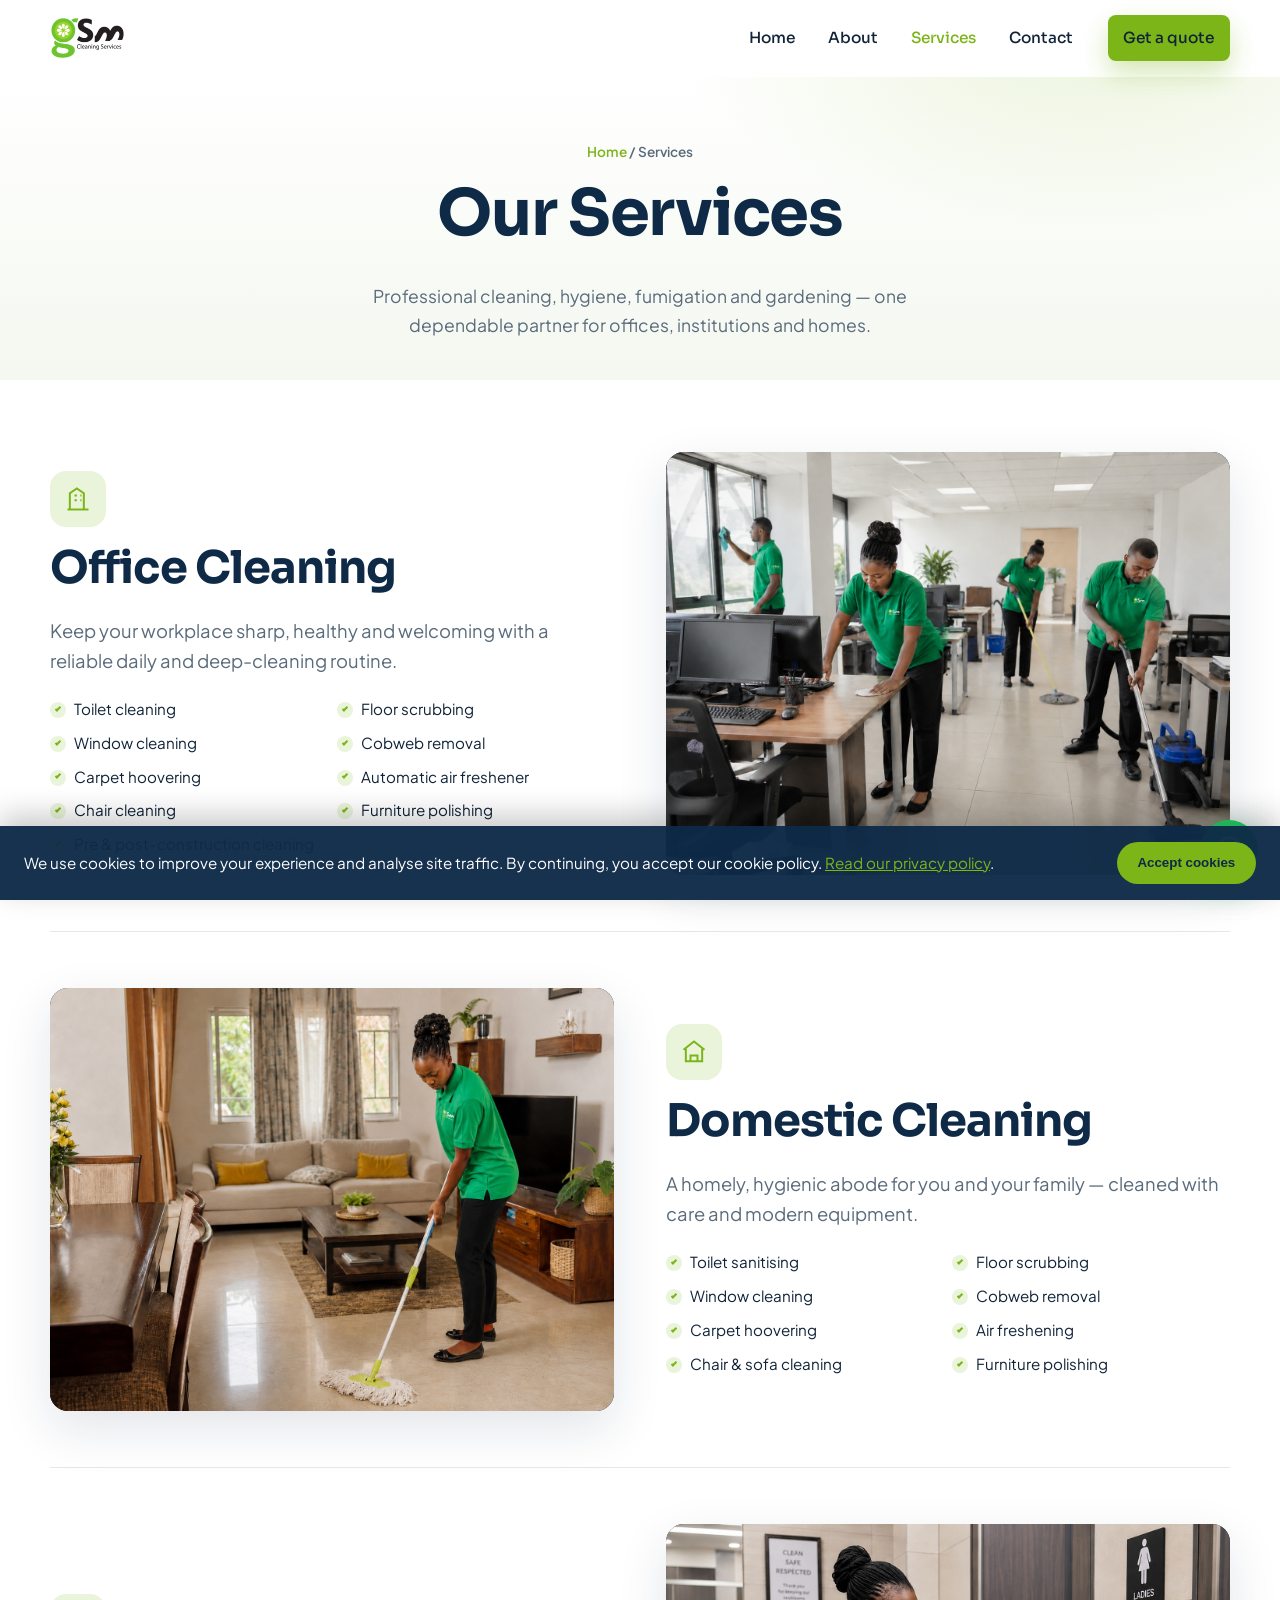
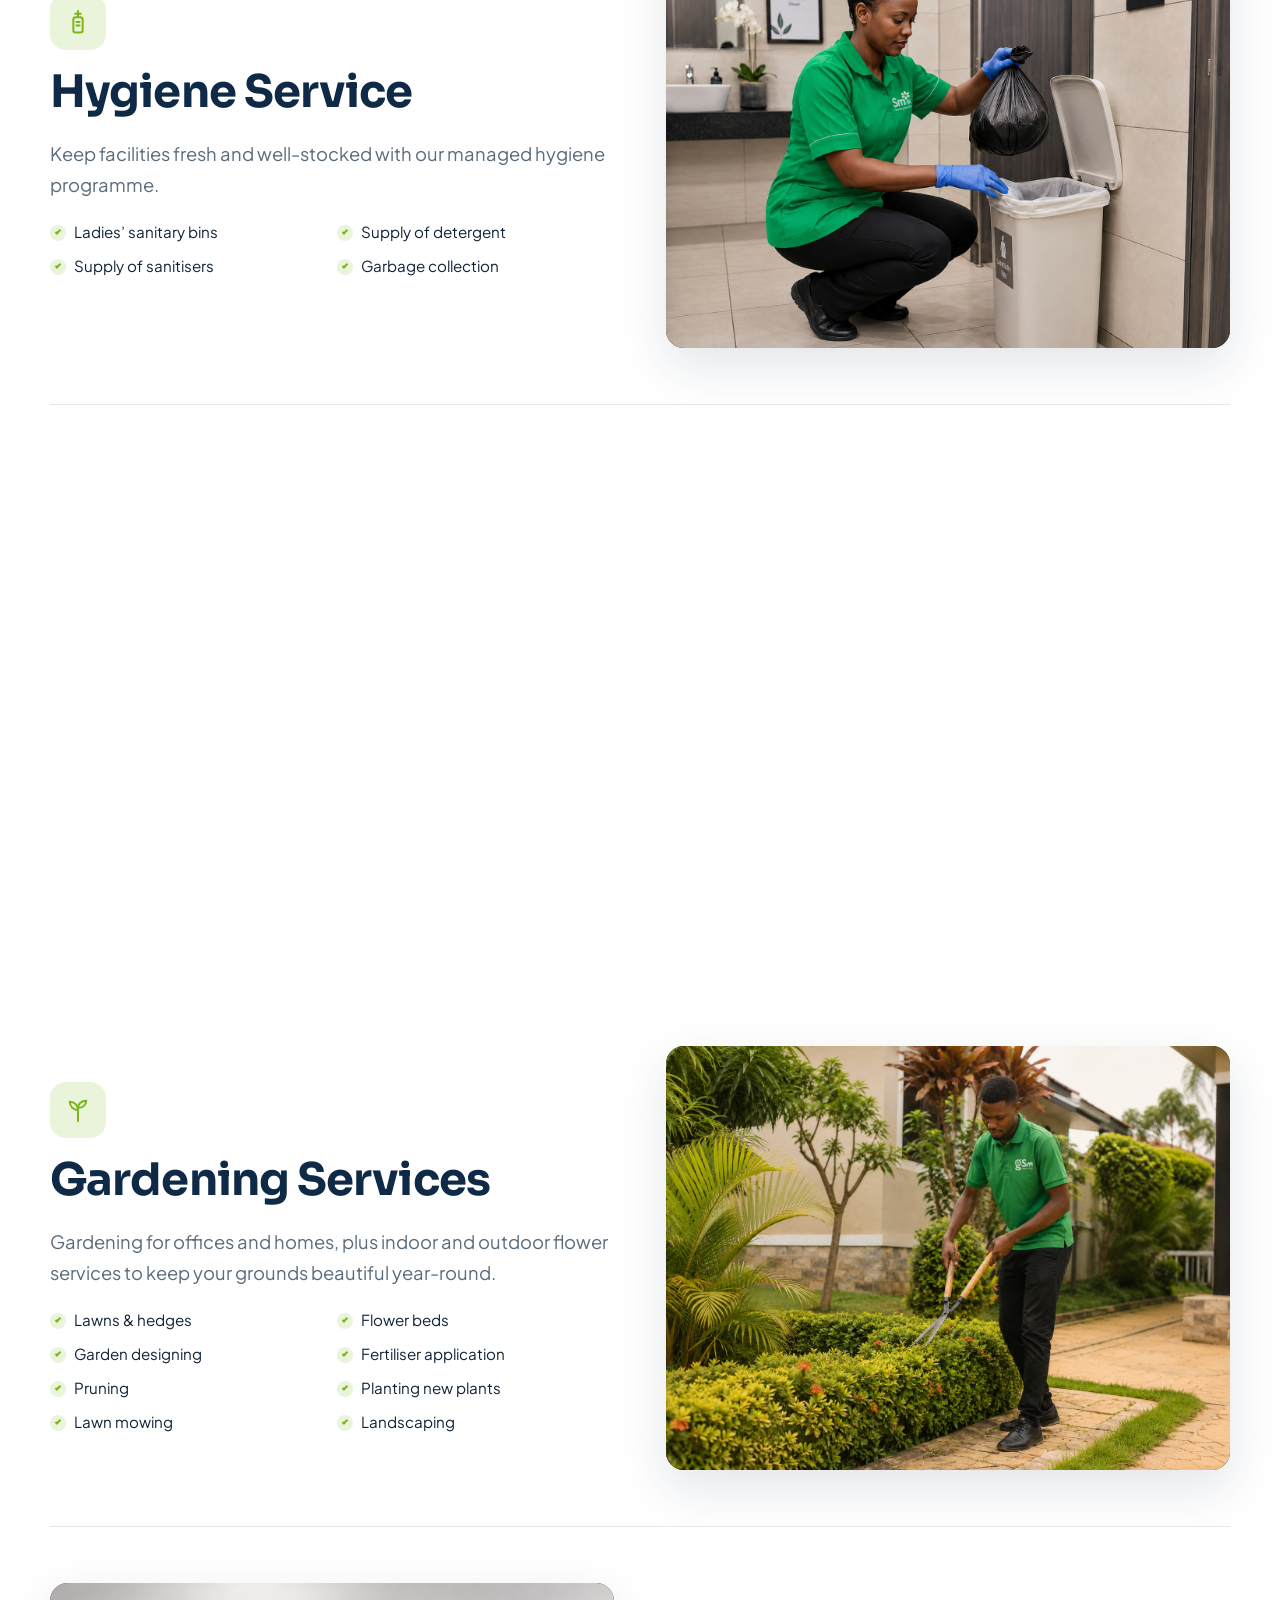
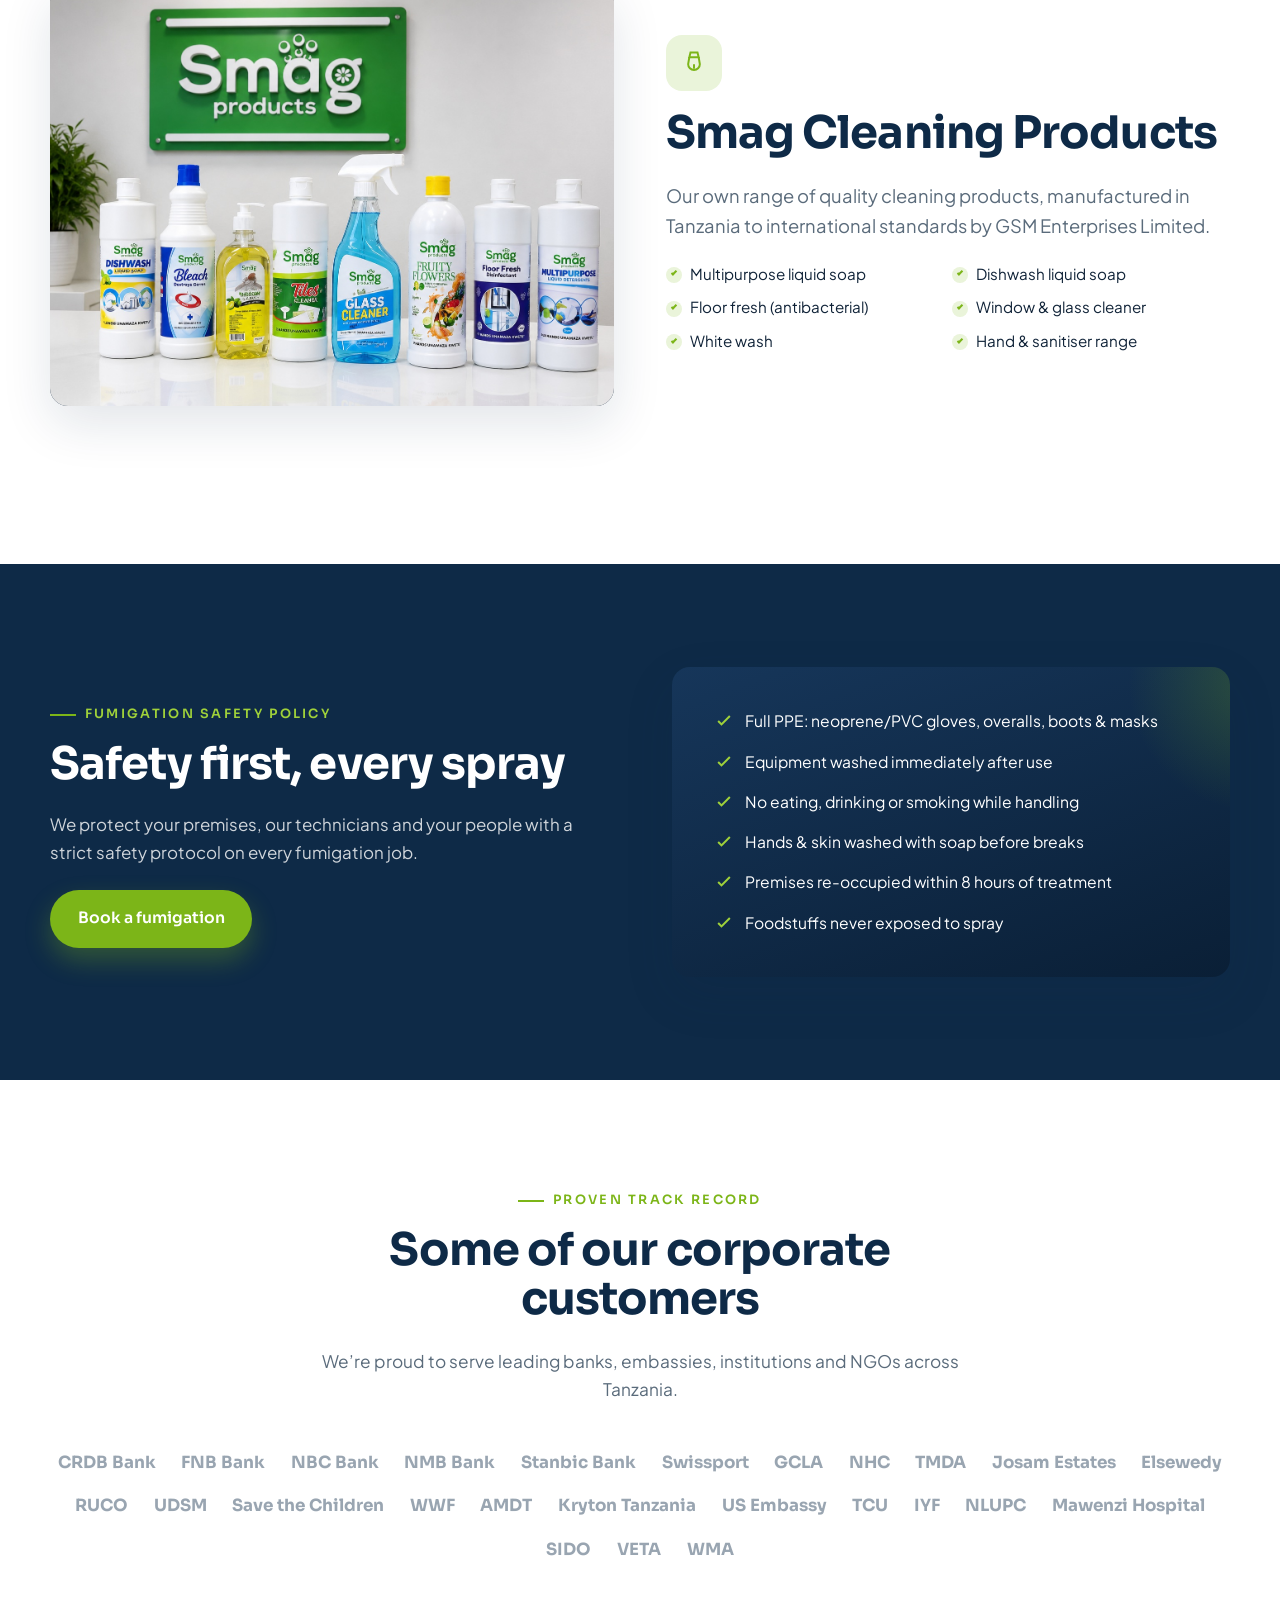
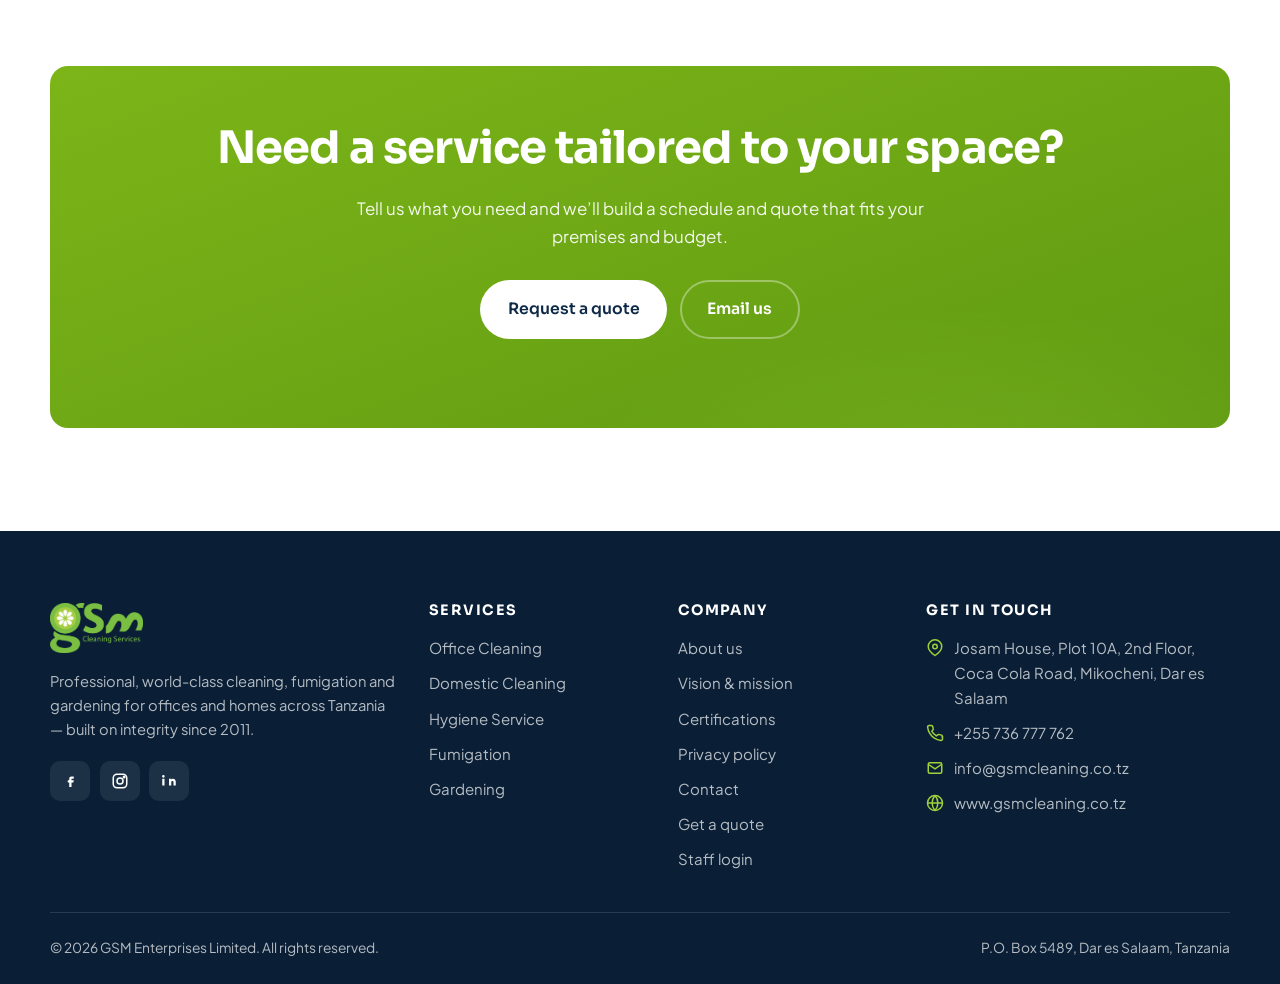
<file: services.html>
<!DOCTYPE html>
<html lang="en">
<head>
  <meta charset="UTF-8" />
  <meta name="viewport" content="width=device-width, initial-scale=1.0" />
  <title>Services — Cleaning, Hygiene, Fumigation &amp; Gardening | GSM Cleaning Services</title>
  <meta name="description" content="Office &amp; domestic cleaning, hygiene services, fumigation, gardening and our Smag cleaning products — delivered by GSM Cleaning Services in Tanzania." />
  <link rel="preconnect" href="https://fonts.googleapis.com" />
  <link rel="preconnect" href="https://fonts.gstatic.com" crossorigin />
  <link href="https://fonts.googleapis.com/css2?family=Sora:wght@400;500;600;700;800&family=Plus+Jakarta+Sans:wght@400;500;600;700&display=swap" rel="stylesheet" />
  <link rel="stylesheet" href="css/styles.css" />
  <link rel="icon" href="images/logo-icon.png" type="image/png" />
  <link rel="apple-touch-icon" href="images/logo-icon.png" />
</head>
<body>

  <!-- ============ HEADER ============ -->
  <header class="site-header">
    <div class="wrap nav">
      <a href="index.html" class="brand" aria-label="GSM Cleaning Services home">
        <img src="images/gsm-logo.png" alt="GSM Cleaning Services logo">
      </a>
      <nav class="nav-links" aria-label="Primary">
        <a href="index.html">Home</a>
        <a href="about.html">About</a>
        <a href="services.html">Services</a>
        <a href="contact.html">Contact</a>
        <a href="contact.html#quote" class="btn btn-primary nav-cta">Get a quote</a>
      </nav>
      <button class="nav-toggle" aria-label="Toggle menu" aria-expanded="false"><span></span></button>
    </div>
  </header>

  <!-- ============ PAGE HERO ============ -->
  <section class="page-hero">
    <div class="wrap">
      <div class="crumbs"><a href="index.html">Home</a> / Services</div>
      <h1>Our Services</h1>
      <p>Professional cleaning, hygiene, fumigation and gardening — one dependable partner for offices, institutions and homes.</p>
    </div>
  </section>

  <!-- ============ SERVICE BLOCKS ============ -->
  <section class="section" style="padding-top:1rem">
    <div class="wrap">

      <!-- Office -->
      <div class="svc-block reveal" id="office">
        <div class="svc-text">
          <span class="ic"><svg viewBox="0 0 24 24" fill="none" stroke="currentColor" stroke-width="1.7"><path d="M3 21h18"/><path d="M5 21V7l6-4 6 4v14"/><path d="M9 9h2M9 13h2M14 9h1M14 13h1"/></svg></span>
          <h2>Office Cleaning</h2>
          <p class="lead">Keep your workplace sharp, healthy and welcoming with a reliable daily and deep-cleaning routine.</p>
          <ul>
            <li>Toilet cleaning</li>
            <li>Floor scrubbing</li>
            <li>Window cleaning</li>
            <li>Cobweb removal</li>
            <li>Carpet hoovering</li>
            <li>Automatic air freshener</li>
            <li>Chair cleaning</li>
            <li>Furniture polishing</li>
            <li>Pre &amp; post-construction cleaning</li>
          </ul>
        </div>
        <div class="svc-visual">
          <img src="images/office.jpg" alt="Office cleaning">
        </div>
      </div>

      <!-- Domestic -->
      <div class="svc-block reveal" id="domestic">
        <div class="svc-text">
          <span class="ic"><svg viewBox="0 0 24 24" fill="none" stroke="currentColor" stroke-width="1.7"><path d="M3 10l9-7 9 7"/><path d="M5 9v11h14V9"/><path d="M9 20v-5h6v5"/></svg></span>
          <h2>Domestic Cleaning</h2>
          <p class="lead">A homely, hygienic abode for you and your family — cleaned with care and modern equipment.</p>
          <ul>
            <li>Toilet sanitising</li>
            <li>Floor scrubbing</li>
            <li>Window cleaning</li>
            <li>Cobweb removal</li>
            <li>Carpet hoovering</li>
            <li>Air freshening</li>
            <li>Chair &amp; sofa cleaning</li>
            <li>Furniture polishing</li>
          </ul>
        </div>
        <div class="svc-visual">
          <img src="images/domestic.jpg" alt="Domestic cleaning">
        </div>
      </div>

      <!-- Hygiene -->
      <div class="svc-block reveal" id="hygiene">
        <div class="svc-text">
          <span class="ic"><svg viewBox="0 0 24 24" fill="none" stroke="currentColor" stroke-width="1.7"><path d="M12 2v6M9 5h6"/><rect x="8" y="8" width="8" height="13" rx="2"/><path d="M10 12h4M10 15h4"/></svg></span>
          <h2>Hygiene Service</h2>
          <p class="lead">Keep facilities fresh and well-stocked with our managed hygiene programme.</p>
          <ul>
            <li>Ladies&rsquo; sanitary bins</li>
            <li>Supply of detergent</li>
            <li>Supply of sanitisers</li>
            <li>Garbage collection</li>
          </ul>
        </div>
        <div class="svc-visual">
          <img src="images/hygiene.jpg" alt="Hygiene service">
        </div>
      </div>

      <!-- Fumigation -->
      <div class="svc-block reveal" id="fumigation">
        <div class="svc-text">
          <span class="ic"><svg viewBox="0 0 24 24" fill="none" stroke="currentColor" stroke-width="1.7"><path d="M14 4l6 6"/><path d="M17 7L7 17a4 4 0 1 1-3-3L14 4"/><path d="M19 13l1 4-4-1"/></svg></span>
          <h2>Fumigation Services</h2>
          <p class="lead">Fumigation is the process of pest extermination and eradication. It goes hand in hand with cleaning — covering carpets, upholstery, hard floors, garbage collection and compound maintenance.</p>
          <p>Our dedicated, experienced technicians use highly refined pesticides and cleaning agents that are powerful yet environmentally friendly, especially indoors — delivering high levels of customer satisfaction every time.</p>
          <ul>
            <li>Commercial premises</li>
            <li>Residential premises</li>
            <li>Carpet &amp; upholstery</li>
            <li>Compound maintenance</li>
          </ul>
        </div>
        <div class="svc-visual">
          <img src="images/fumigation.jpg" alt="Fumigation services">
        </div>
      </div>

      <!-- Gardening -->
      <div class="svc-block reveal" id="gardening">
        <div class="svc-text">
          <span class="ic"><svg viewBox="0 0 24 24" fill="none" stroke="currentColor" stroke-width="1.7"><path d="M12 22V12"/><path d="M12 12C12 8 9 5 5 5c0 4 3 7 7 7Z"/><path d="M12 10c0-3 3-6 7-6 0 4-3 6-7 6Z"/></svg></span>
          <h2>Gardening Services</h2>
          <p class="lead">Gardening for offices and homes, plus indoor and outdoor flower services to keep your grounds beautiful year-round.</p>
          <ul>
            <li>Lawns &amp; hedges</li>
            <li>Flower beds</li>
            <li>Garden designing</li>
            <li>Fertiliser application</li>
            <li>Pruning</li>
            <li>Planting new plants</li>
            <li>Lawn mowing</li>
            <li>Landscaping</li>
          </ul>
        </div>
        <div class="svc-visual">
          <img src="images/gardening.jpg" alt="Gardening services">
        </div>
      </div>

      <!-- Products -->
      <div class="svc-block reveal" id="products" style="border-bottom:none">
        <div class="svc-text">
          <span class="ic"><svg viewBox="0 0 24 24" fill="none" stroke="currentColor" stroke-width="1.7"><path d="M9 3h6l1 4H8z"/><path d="M8 7l-1 6a5 5 0 0 0 10 0l-1-6"/><path d="M12 13v4"/></svg></span>
          <h2>Smag Cleaning Products</h2>
          <p class="lead">Our own range of quality cleaning products, manufactured in Tanzania to international standards by GSM Enterprises Limited.</p>
          <ul>
            <li>Multipurpose liquid soap</li>
            <li>Dishwash liquid soap</li>
            <li>Floor fresh (antibacterial)</li>
            <li>Window &amp; glass cleaner</li>
            <li>White wash</li>
            <li>Hand &amp; sanitiser range</li>
          </ul>
        </div>
        <div class="svc-visual">
          <img src="images/products.jpg" alt="Smag cleaning products">
        </div>
      </div>
    </div>
  </section>

  <!-- ============ SAFETY POLICY ============ -->
  <section class="section" style="background:var(--navy)">
    <div class="wrap split">
      <div class="reveal">
        <span class="eyebrow" style="color:var(--green-bright)">Fumigation safety policy</span>
        <h2 style="color:#fff">Safety first, every spray</h2>
        <p style="color:rgba(255,255,255,.8)">We protect your premises, our technicians and your people with a strict safety protocol on every fumigation job.</p>
        <a href="contact.html#quote" class="btn btn-primary" style="margin-top:.4rem">Book a fumigation</a>
      </div>
      <div class="panel reveal" data-delay="120" style="background:linear-gradient(160deg,#16365a,#0A1F36)">
        <ul class="panel-list" style="margin-top:0">
          <li><svg viewBox="0 0 24 24" fill="none" stroke="currentColor" stroke-width="2.4"><path d="M5 12l4 4L19 6"/></svg> Full PPE: neoprene/PVC gloves, overalls, boots &amp; masks</li>
          <li><svg viewBox="0 0 24 24" fill="none" stroke="currentColor" stroke-width="2.4"><path d="M5 12l4 4L19 6"/></svg> Equipment washed immediately after use</li>
          <li><svg viewBox="0 0 24 24" fill="none" stroke="currentColor" stroke-width="2.4"><path d="M5 12l4 4L19 6"/></svg> No eating, drinking or smoking while handling</li>
          <li><svg viewBox="0 0 24 24" fill="none" stroke="currentColor" stroke-width="2.4"><path d="M5 12l4 4L19 6"/></svg> Hands &amp; skin washed with soap before breaks</li>
          <li><svg viewBox="0 0 24 24" fill="none" stroke="currentColor" stroke-width="2.4"><path d="M5 12l4 4L19 6"/></svg> Premises re-occupied within 8 hours of treatment</li>
          <li><svg viewBox="0 0 24 24" fill="none" stroke="currentColor" stroke-width="2.4"><path d="M5 12l4 4L19 6"/></svg> Foodstuffs never exposed to spray</li>
        </ul>
      </div>
    </div>
  </section>

  <!-- ============ CORPORATE CLIENTS ============ -->
  <section class="section">
    <div class="wrap">
      <div class="section-head center reveal">
        <span class="eyebrow">Proven track record</span>
        <h2>Some of our corporate customers</h2>
        <p>We&rsquo;re proud to serve leading banks, embassies, institutions and NGOs across Tanzania.</p>
      </div>
      <div class="logo-row reveal" style="gap:1rem 1.6rem">
        <span>CRDB Bank</span>
        <span>FNB Bank</span>
        <span>NBC Bank</span>
        <span>NMB Bank</span>
        <span>Stanbic Bank</span>
        <span>Swissport</span>
        <span>GCLA</span>
        <span>NHC</span>
        <span>TMDA</span>
        <span>Josam Estates</span>
        <span>Elsewedy</span>
        <span>RUCO</span>
        <span>UDSM</span>
        <span>Save the Children</span>
        <span>WWF</span>
        <span>AMDT</span>
        <span>Kryton Tanzania</span>
        <span>US Embassy</span>
        <span>TCU</span>
        <span>IYF</span>
        <span>NLUPC</span>
        <span>Mawenzi Hospital</span>
        <span>SIDO</span>
        <span>VETA</span>
        <span>WMA</span>
      </div>
    </div>
  </section>

  <!-- ============ CTA ============ -->
  <section class="section" style="padding-top:0">
    <div class="wrap">
      <div class="cta-band reveal">
        <h2>Need a service tailored to your space?</h2>
        <p>Tell us what you need and we&rsquo;ll build a schedule and quote that fits your premises and budget.</p>
        <div class="hero-actions">
          <a href="contact.html#quote" class="btn btn-light">Request a quote</a>
          <a href="mailto:info@gsmcleaning.co.tz" class="btn btn-outline-light">Email us</a>
        </div>
      </div>
    </div>
  </section>

  <!-- ============ FOOTER (shared) ============ -->
  <footer class="site-footer">
    <div class="wrap">
      <div class="footer-grid">
        <div>
          <a href="index.html" class="brand footer-logo">
            <img src="images/footer_logo.png" alt="GSM Cleaning Services logo">
          </a>
          <p class="f-about">Professional, world-class cleaning, fumigation and gardening for offices and homes across Tanzania — built on integrity since 2011.</p>
          <div class="f-social">
            <a href="#" aria-label="Facebook"><svg viewBox="0 0 24 24" fill="currentColor"><path d="M14 9h3V6h-3c-2 0-3 1-3 3v2H9v3h2v6h3v-6h2.5l.5-3H14V9z"/></svg></a>
            <a href="#" aria-label="Instagram"><svg viewBox="0 0 24 24" fill="none" stroke="currentColor" stroke-width="2"><rect x="3" y="3" width="18" height="18" rx="5"/><circle cx="12" cy="12" r="4"/><circle cx="17.5" cy="6.5" r="1" fill="currentColor"/></svg></a>
            <a href="#" aria-label="LinkedIn"><svg viewBox="0 0 24 24" fill="currentColor"><path d="M6 9H3v9h3V9zM4.5 7.5A1.5 1.5 0 1 0 4.5 4a1.5 1.5 0 0 0 0 3.5zM21 18h-3v-4.5c0-1.2-.8-1.5-1.4-1.5-.6 0-1.6.4-1.6 1.6V18h-3V9h3v1.2c.4-.7 1.4-1.2 2.4-1.2 2 0 3.6 1.2 3.6 4V18z"/></svg></a>
          </div>
        </div>
        <div>
          <h4>Services</h4>
          <ul>
            <li><a href="services.html#office">Office Cleaning</a></li>
            <li><a href="services.html#domestic">Domestic Cleaning</a></li>
            <li><a href="services.html#hygiene">Hygiene Service</a></li>
            <li><a href="services.html#fumigation">Fumigation</a></li>
            <li><a href="services.html#gardening">Gardening</a></li>
          </ul>
        </div>
        <div>
          <h4>Company</h4>
          <ul>
            <li><a href="about.html">About us</a></li>
            <li><a href="about.html#values">Vision &amp; mission</a></li>
            <li><a href="about.html#certs">Certifications</a></li>
            <li><a href="privacy.html">Privacy policy</a></li>
            <li><a href="contact.html">Contact</a></li>
            <li><a href="contact.html#quote">Get a quote</a></li>
            <li><a href="https://server12.tanzaniaservers.com/roundcube/?_task=mail&_mbox=INBOX" target="_blank" rel="noopener">Staff login</a></li>
          </ul>
        </div>
        <div>
          <h4>Get in touch</h4>
          <ul class="f-contact">
            <li><svg viewBox="0 0 24 24" fill="none" stroke="currentColor" stroke-width="2"><path d="M21 10c0 6-9 12-9 12S3 16 3 10a9 9 0 0 1 18 0z"/><circle cx="12" cy="10" r="3"/></svg> Josam House, Plot 10A, 2nd Floor, Coca Cola Road, Mikocheni, Dar es Salaam</li>
            <li><svg viewBox="0 0 24 24" fill="none" stroke="currentColor" stroke-width="2"><path d="M22 16.9v3a2 2 0 0 1-2.2 2 19.8 19.8 0 0 1-8.6-3 19.5 19.5 0 0 1-6-6 19.8 19.8 0 0 1-3-8.6A2 2 0 0 1 4.1 2h3a2 2 0 0 1 2 1.7l.5 2.5a2 2 0 0 1-.5 1.9L7.8 9.8a16 16 0 0 0 6 6l1.7-1.3a2 2 0 0 1 1.9-.5l2.5.5a2 2 0 0 1 1.7 2.4z"/></svg> <a href="tel:+255736777762">+255 736 777 762</a></li>
            <li><svg viewBox="0 0 24 24" fill="none" stroke="currentColor" stroke-width="2"><rect x="3" y="5" width="18" height="14" rx="2"/><path d="M3 7l9 6 9-6"/></svg> <a href="mailto:info@gsmcleaning.co.tz">info@gsmcleaning.co.tz</a></li>
            <li><svg viewBox="0 0 24 24" fill="none" stroke="currentColor" stroke-width="2"><circle cx="12" cy="12" r="10"/><path d="M2 12h20M12 2a15 15 0 0 1 0 20M12 2a15 15 0 0 0 0 20"/></svg> <a href="https://www.gsmcleaning.co.tz">www.gsmcleaning.co.tz</a></li>
          </ul>
        </div>
      </div>
      <div class="f-bottom">
        <span>&copy; <span id="year">2025</span> GSM Enterprises Limited. All rights reserved.</span>
        <span>P.O. Box 5489, Dar es Salaam, Tanzania</span>
      </div>
    </div>
  </footer>

  <a class="whatsapp" href="https://wa.me/255754710298" aria-label="Chat on WhatsApp" target="_blank" rel="noopener">
    <svg viewBox="0 0 24 24" fill="currentColor"><path d="M12 2a10 10 0 0 0-8.6 15l-1.3 4.7 4.8-1.3A10 10 0 1 0 12 2zm0 18a8 8 0 0 1-4.1-1.1l-.3-.2-2.8.7.8-2.7-.2-.3A8 8 0 1 1 12 20zm4.5-5.9c-.2-.1-1.4-.7-1.6-.8-.2-.1-.4-.1-.5.1l-.7.9c-.1.2-.3.2-.5.1a6.5 6.5 0 0 1-3.2-2.8c-.2-.4.2-.4.6-1.2.1-.1 0-.3 0-.4l-.8-1.8c-.2-.5-.4-.4-.5-.4h-.5a1 1 0 0 0-.7.3 3 3 0 0 0-.9 2.2c0 1.3 1 2.6 1.1 2.7.1.2 1.9 3 4.7 4.2 1.8.8 2.4.8 3.3.7.5-.1 1.4-.6 1.6-1.1.2-.6.2-1 .1-1.1-.1-.1-.2-.2-.4-.2z"/></svg>
  </a>

  <div class="cookie-banner" hidden>
    <p>We use cookies to improve your experience and analyse site traffic. By continuing, you accept our cookie policy. <a href="privacy.html">Read our privacy policy</a>.</p>
    <button type="button" class="cookie-accept">Accept cookies</button>
  </div>

  <script src="js/main.js"></script>
</body>
</html>
</file>
<file: css/styles.css>
/* ============================================================
   GSM Cleaning Services — Main Stylesheet
   ------------------------------------------------------------
   Brand: deep navy + lime green, fresh & professional.
   Edit the variables in :root below to re-theme the whole site.
   ============================================================ */

/* ---------- 1. Design tokens (edit these to re-brand) ------- */
:root {
  /* Brand colours (pulled from the GSM corporate profile) */
  --navy:        #0E2A47;   /* deep navy used across the profile */
  --navy-deep:   #0A1F36;   /* darker navy for footers / contrast */
  --navy-soft:   #16365a;   /* lighter navy for cards on dark bg  */
  --green:       #7CB518;   /* primary lime green from the logo   */
  --green-bright:#9FD13A;   /* brighter green for highlights      */
  --green-soft:  #EAF4DA;   /* pale green wash for section bands  */

  --ink:    #102338;        /* main body text on light bg */
  --muted:  #5A6B7B;        /* secondary text             */
  --line:   #E3E8EC;        /* hairline borders           */
  --paper:  #FFFFFF;        /* base page background       */
  --mist:   #F4F8F0;        /* fresh off-white section bg  */

  /* Typography */
  --font-display: "Sora", system-ui, sans-serif;
  --font-body: "Plus Jakarta Sans", system-ui, sans-serif;

  /* Layout */
  --wrap: 1180px;           /* max content width */
  --gap: clamp(1rem, 3vw, 2rem);
  --radius: 18px;
  --radius-sm: 12px;

  /* Effects */
  --shadow-sm: 0 4px 14px rgba(14, 42, 71, .06);
  --shadow:    0 18px 50px rgba(14, 42, 71, .12);
  --shadow-lg: 0 30px 70px rgba(14, 42, 71, .18);
  --ease: cubic-bezier(.22, 1, .36, 1);
}

/* ---------- 2. Reset & base -------------------------------- */
*, *::before, *::after { box-sizing: border-box; }

html { scroll-behavior: smooth; -webkit-text-size-adjust: 100%; }

body {
  margin: 0;
  font-family: var(--font-body);
  color: var(--ink);
  background: var(--paper);
  line-height: 1.65;
  font-size: clamp(1rem, .96rem + .2vw, 1.06rem);
  -webkit-font-smoothing: antialiased;
  overflow-x: hidden;
}

/* ---------- Branded site preloader ------------------------- */
body.is-loading { overflow: hidden; }
html.preloader-seen .site-preloader { display: none; }

.site-preloader {
  position: fixed;
  inset: 0;
  z-index: 9999;
  display: grid;
  place-items: center;
  overflow: hidden;
  background:
    radial-gradient(circle at 50% 45%, rgba(124,181,24,.14), transparent 28%),
    linear-gradient(145deg, var(--navy) 0%, var(--navy-deep) 72%);
  color: #fff;
  transition: opacity .45s ease .45s, visibility 0s linear .9s;
}
.site-preloader::before,
.site-preloader::after {
  content: "";
  position: absolute;
  left: -8%;
  width: 116%;
  height: 18vh;
  min-height: 110px;
  border-radius: 50% 50% 0 0 / 55% 55% 0 0;
  transform: translateY(102%);
}
.site-preloader::before { bottom: -3vh; background: rgba(159,209,58,.25); }
.site-preloader::after { bottom: -7vh; background: var(--green); }
.site-preloader.is-leaving::before,
.site-preloader.is-leaving::after { animation: preloader-sweep .85s var(--ease) forwards; }
.site-preloader.is-leaving::after { animation-delay: .08s; }
.site-preloader.is-hidden { opacity: 0; visibility: hidden; pointer-events: none; }

.preloader-inner { position: relative; z-index: 1; text-align: center; padding: 2rem; }
.preloader-mark {
  position: relative;
  display: grid;
  place-items: center;
  width: 126px;
  height: 126px;
  margin: 0 auto 1.4rem;
}
.preloader-ring {
  position: absolute;
  inset: 0;
  border: 1px solid rgba(255,255,255,.14);
  border-top-color: var(--green-bright);
  border-right-color: rgba(159,209,58,.55);
  border-radius: 50%;
  animation: preloader-spin 1.8s linear infinite;
}
.preloader-ring::before,
.preloader-ring::after {
  content: "";
  position: absolute;
  border-radius: 50%;
  background: var(--green-bright);
  box-shadow: 0 0 16px rgba(159,209,58,.8);
}
.preloader-ring::before { width: 8px; height: 8px; top: 5px; right: 22px; }
.preloader-ring::after { width: 4px; height: 4px; bottom: 16px; left: 12px; }
.preloader-logo {
  width: 88px;
  height: 88px;
  display: grid;
  place-items: center;
  border-radius: 26px;
  background: #fff;
  box-shadow: 0 18px 45px rgba(0,0,0,.25);
  animation: preloader-breathe 1.6s ease-in-out infinite;
}
.preloader-logo img { width: 68px; max-height: 58px; object-fit: contain; }
.preloader-sparkle { position: absolute; right: 8px; top: 12px; color: var(--green-bright); animation: preloader-twinkle 1.2s ease-in-out infinite; }
.preloader-sparkle svg { width: 24px; height: 24px; }
.preloader-title { margin: 0; color: #fff; font: 700 1.05rem/1.2 var(--font-display); letter-spacing: .08em; }
.preloader-copy { margin: .45rem 0 1.1rem; color: rgba(255,255,255,.62); font-size: .76rem; letter-spacing: .18em; text-transform: uppercase; }
.preloader-track { width: min(220px, 58vw); height: 3px; margin: auto; overflow: hidden; border-radius: 10px; background: rgba(255,255,255,.12); }
.preloader-progress { display: block; width: 45%; height: 100%; border-radius: inherit; background: linear-gradient(90deg, var(--green), var(--green-bright)); animation: preloader-progress 1.15s var(--ease) infinite; }

@keyframes preloader-spin { to { transform: rotate(360deg); } }
@keyframes preloader-breathe { 50% { transform: scale(.94); } }
@keyframes preloader-twinkle { 50% { transform: scale(.55) rotate(35deg); opacity: .45; } }
@keyframes preloader-progress { from { transform: translateX(-120%); } to { transform: translateX(340%); } }
@keyframes preloader-sweep { to { transform: translateY(-650%); } }

img { max-width: 100%; display: block; }

a { color: inherit; text-decoration: none; }

h1, h2, h3, h4 {
  font-family: var(--font-display);
  line-height: 1.1;
  margin: 0 0 .5em;
  font-weight: 700;
  letter-spacing: -.02em;
  color: var(--navy);
}

h1 { font-size: clamp(2.3rem, 1.6rem + 3.4vw, 4rem); }
h2 { font-size: clamp(1.8rem, 1.3rem + 2.2vw, 2.8rem); }
h3 { font-size: clamp(1.2rem, 1rem + .8vw, 1.5rem); }

p { margin: 0 0 1rem; }

ul { margin: 0; padding: 0; list-style: none; }

:focus-visible {
  outline: 3px solid var(--green);
  outline-offset: 3px;
  border-radius: 4px;
}

/* ---------- 3. Layout helpers ------------------------------ */
.wrap {
  width: min(100% - 2.4rem, var(--wrap));
  margin-inline: auto;
}

.section { padding: clamp(3.5rem, 8vw, 6.5rem) 0; }

.eyebrow {
  font-family: var(--font-display);
  font-size: .8rem;
  font-weight: 600;
  letter-spacing: .18em;
  text-transform: uppercase;
  color: var(--green);
  display: inline-flex;
  align-items: center;
  gap: .55rem;
  margin-bottom: .9rem;
}
.eyebrow::before {
  content: "";
  width: 26px; height: 2px;
  background: var(--green);
  display: inline-block;
}

.section-head { max-width: 640px; margin-bottom: 2.8rem; }
.section-head.center { margin-inline: auto; text-align: center; }
.section-head p { color: var(--muted); font-size: 1.08rem; }

.lead { font-size: 1.15rem; color: var(--muted); }

/* ---------- 4. Buttons ------------------------------------- */
.btn {
  display: inline-flex;
  align-items: center;
  gap: .55rem;
  font-family: var(--font-display);
  font-weight: 600;
  font-size: .98rem;
  padding: .9rem 1.6rem;
  border-radius: 50px;
  border: 2px solid transparent;
  cursor: pointer;
  transition: transform .25s var(--ease), box-shadow .25s var(--ease),
              background .25s var(--ease), color .25s var(--ease);
  white-space: nowrap;
}
.btn svg { width: 18px; height: 18px; }

.btn-primary {
  background: var(--green);
  color: #fff;
  box-shadow: 0 12px 26px rgba(124, 181, 24, .32);
}
.btn-primary:hover { transform: translateY(-3px); box-shadow: 0 18px 34px rgba(124, 181, 24, .42); }

.btn-ghost {
  background: transparent;
  color: var(--navy);
  border-color: var(--line);
}
.btn-ghost:hover { border-color: var(--green); color: var(--green); transform: translateY(-3px); }

.btn-light {
  background: #fff;
  color: var(--navy);
}
.btn-light:hover { transform: translateY(-3px); box-shadow: var(--shadow); }

.btn-outline-light {
  background: transparent;
  color: #fff;
  border-color: rgba(255,255,255,.35);
}
.btn-outline-light:hover { border-color: var(--green-bright); color: var(--green-bright); }

/* ---------- 5. Header / nav -------------------------------- */
.site-header {
  position: sticky;
  top: 0;
  z-index: 100;
  background: rgba(255,255,255,.86);
  backdrop-filter: blur(12px);
  border-bottom: 1px solid transparent;
  transition: border-color .3s, box-shadow .3s;
}
.site-header.scrolled {
  border-color: var(--line);
  box-shadow: var(--shadow-sm);
}
.nav {
  display: flex;
  align-items: center;
  justify-content: space-between;
  gap: 1rem;
  height: 76px;
}

/* Logo (text + svg mark so no image file is required) */
.brand { display: flex; align-items: center; gap: .65rem; }
..brand .mark {
  width: 42px; height: 42px;
  flex: none;
  display: grid;
  place-items: center;
}
.brand img {
  display: block;
  max-height: 42px;
  width: auto;
}
.footer-logo img {
  max-height: 50px;
}
@media (max-width: 760px) {
  .brand img {
    max-height: 34px;
  }
  .footer-logo img {
    max-height: 40px;
  }
}
.brand .brand-text {
  font-family: var(--font-display);
  font-weight: 800;
  font-size: 1.5rem;
  letter-spacing: -.04em;
  line-height: 1;
  color: var(--navy);
}
.brand .brand-text b { color: var(--green); }
.brand .brand-sub {
  display: block;
  font-family: var(--font-body);
  font-weight: 600;
  font-size: .58rem;
  letter-spacing: .26em;
  text-transform: uppercase;
  color: var(--muted);
  margin-top: 2px;
}

.nav-links {
  display: flex;
  align-items: center;
  gap: .35rem;
  margin-left: auto;
}
.nav-links a {
  font-family: var(--font-display);
  font-weight: 500;
  font-size: .96rem;
  padding: .5rem .85rem;
  border-radius: 8px;
  color: var(--ink);
  transition: color .2s, background .2s;
}
.nav-links a:hover { color: var(--green); }
.nav-links a.active { color: var(--green); }

.nav-cta { margin-left: 1rem; }

.nav-toggle {
  display: none;
  background: none;
  border: 0;
  width: 44px; height: 44px;
  cursor: pointer;
  align-items: center;
  justify-content: center;
}
.nav-toggle span,
.nav-toggle span::before,
.nav-toggle span::after {
  content: "";
  display: block;
  width: 24px; height: 2px;
  background: var(--navy);
  border-radius: 2px;
  transition: transform .3s var(--ease), opacity .2s;
}
.nav-toggle span::before { transform: translateY(-7px); }
.nav-toggle span::after  { transform: translateY(5px); }
.nav-toggle[aria-expanded="true"] span { background: transparent; }
.nav-toggle[aria-expanded="true"] span::before { transform: rotate(45deg); }
.nav-toggle[aria-expanded="true"] span::after  { transform: rotate(-45deg); }

/* ---------- 6. Wave divider (signature element) ------------ */
/* Echoes the curved green waves used in the printed profile.  */
.wave {
  display: block;
  width: 100%;
  height: clamp(40px, 6vw, 90px);
  margin-bottom: -1px;
}
.wave svg { width: 100%; height: 100%; display: block; }

/* ---------- 7. Hero ---------------------------------------- */
.hero {
  position: relative;
  background:
    radial-gradient(1100px 520px at 88% -10%, rgba(124,181,24,.16), transparent 60%),
    linear-gradient(180deg, #fff 0%, var(--mist) 100%);
  padding: clamp(2.5rem, 6vw, 4.5rem) 0 0;
  overflow: hidden;
}
.hero-grid {
  display: grid;
  grid-template-columns: 1.05fr .95fr;
  gap: clamp(1.5rem, 4vw, 3.5rem);
  align-items: center;
}
.hero-badge {
  display: inline-flex;
  align-items: center;
  gap: .6rem;
  background: #fff;
  border: 1px solid var(--line);
  padding: .45rem .9rem .45rem .55rem;
  border-radius: 50px;
  font-size: .85rem;
  font-weight: 600;
  color: var(--navy);
  box-shadow: var(--shadow-sm);
  margin-bottom: 1.4rem;
}
.hero-badge .dot {
  width: 22px; height: 22px;
  border-radius: 50%;
  background: var(--green);
  color: #fff;
  display: grid; place-items: center;
  font-size: .7rem;
}
.hero h1 { margin-bottom: .6rem; }
.hero h1 .hl { color: var(--green); position: relative; }
.hero p.lead { max-width: 30rem; }
.hero-actions { display: flex; flex-wrap: wrap; gap: .8rem; margin: 1.8rem 0 2rem; }

.hero-trust {
  display: flex;
  gap: 2rem;
  flex-wrap: wrap;
  padding-top: 1.6rem;
  border-top: 1px solid var(--line);
}
.hero-trust .num {
  font-family: var(--font-display);
  font-weight: 700;
  font-size: 1.7rem;
  color: var(--navy);
  line-height: 1;
}
.hero-trust .lbl { font-size: .82rem; color: var(--muted); }

/* Hero visual built from CSS/SVG — drop a real photo in later */
.hero-visual { position: relative; }
.hero-photo {
  position: relative;
  aspect-ratio: 4 / 4.4;
  border-radius: 26px;
  overflow: hidden;
  background:
    linear-gradient(150deg, var(--navy) 0%, var(--navy-deep) 100%);
  box-shadow: var(--shadow-lg);
  display: grid;
  place-items: center;
}
.hero-photo img { width: 100%; height: 100%; object-fit: contain; object-position: top center; }
..hero-photo.team-photo {
  aspect-ratio: auto !important;
  overflow: hidden;
  display: block;
  min-height: 0;
  border-radius: 26px;
}
.hero-photo.team-photo img {
  display: block;
  width: 100%;
  height: auto;
  object-fit: cover;
  object-position: center;
}
.hero-photo .placeholder {
  text-align: center;
  color: rgba(255,255,255,.65);
  padding: 1.5rem;
}
.hero-photo .placeholder svg { width: 64px; height: 64px; margin: 0 auto .6rem; opacity: .8; }
.hero-photo .placeholder small { font-size: .78rem; letter-spacing: .04em; }
.hero-photo .placeholder {
  text-align: center;
  color: rgba(255,255,255,.65);
  padding: 1.5rem;
}
.hero-photo .placeholder svg { width: 64px; height: 64px; margin: 0 auto .6rem; opacity: .8; }
.hero-photo .placeholder small { font-size: .78rem; letter-spacing: .04em; }

/* floating stat card on the hero image */
.hero-float {
  position: absolute;
  left: -22px; bottom: 34px;
  background: #fff;
  border-radius: 16px;
  padding: .9rem 1.1rem;
  box-shadow: var(--shadow);
  display: flex;
  align-items: center;
  gap: .8rem;
  max-width: 240px;
}
.hero-float .ic {
  width: 42px; height: 42px; flex: none;
  border-radius: 12px;
  background: var(--green-soft);
  color: var(--green);
  display: grid; place-items: center;
}
.hero-float .ic svg { width: 22px; height: 22px; }
.hero-float strong { display: block; font-family: var(--font-display); color: var(--navy); font-size: .98rem; }
.hero-float span { font-size: .78rem; color: var(--muted); }

.hero-blob {
  position: absolute;
  inset: auto -40px 60px auto;
  width: 240px; height: 240px;
  background: radial-gradient(circle, rgba(159,209,58,.35), transparent 70%);
  filter: blur(10px);
  z-index: -1;
}

/* ---------- 8. Trust bar (clients) ------------------------- */
.trustbar { background: var(--paper); border-bottom: 1px solid var(--line); }
.trustbar .wrap { padding: 1.6rem 0; }
.trustbar p {
  text-align: center;
  font-size: .8rem;
  letter-spacing: .16em;
  text-transform: uppercase;
  color: var(--muted);
  margin-bottom: 1.1rem;
  font-weight: 600;
}
.logo-row {
  display: flex;
  flex-wrap: wrap;
  justify-content: center;
  gap: .8rem 2.4rem;
}
.logo-row span {
  font-family: var(--font-display);
  font-weight: 700;
  font-size: 1.05rem;
  color: var(--navy);
  opacity: .42;
  transition: opacity .25s, color .25s;
}
.logo-row span:hover { opacity: 1; color: var(--green); }

/* Dark trust bar with a single scrolling line of clients */
.trustbar--dark { background: #0E2A47; border-bottom: 0; }
.trustbar--dark .wrap { padding: 2.2rem 0 2.4rem; }
.trustbar--dark p { color: rgba(255,255,255,.55); margin-bottom: 1.4rem; }
.marquee {
  overflow: hidden;
  -webkit-mask-image: linear-gradient(to right, transparent, #000 10%, #000 90%, transparent);
          mask-image: linear-gradient(to right, transparent, #000 10%, #000 90%, transparent);
}
.marquee-track {
  display: flex;
  width: max-content;
  animation: marquee 70s linear infinite;
}
.marquee:hover .marquee-track { animation-play-state: paused; }
.logo-group { display: flex; align-items: center; flex-shrink: 0; }
.logo-group span {
  position: relative;
  padding: 0 1.8rem;
  white-space: nowrap;
  font-family: var(--font-display);
  font-weight: 700;
  font-size: 1.1rem;
  color: rgba(255,255,255,.6);
  transition: color .25s;
}
.logo-group span::after {
  content: "";
  position: absolute;
  right: -3px; top: 50%;
  width: 6px; height: 6px;
  border-radius: 50%;
  background: var(--green);
  opacity: .55;
  transform: translateY(-50%);
}
.logo-group span:hover { color: #fff; }
@keyframes marquee { to { transform: translateX(-50%); } }

/* No motion: fall back to a calm, centred wrap of a single set */
@media (prefers-reduced-motion: reduce) {
  .marquee { -webkit-mask-image: none; mask-image: none; }
  .marquee-track, .logo-group { width: auto; flex-wrap: wrap; justify-content: center; row-gap: .9rem; }
  .logo-group[aria-hidden="true"] { display: none; }
}

/* ---------- 9. Services cards ------------------------------ */
.cards {
  display: grid;
  grid-template-columns: repeat(auto-fit, minmax(270px, 1fr));
  gap: 1.4rem;
}
.card {
  position: relative;
  background: #fff;
  border: 1px solid var(--line);
  border-radius: var(--radius);
  padding: 2rem 1.8rem;
  transition: transform .35s var(--ease), box-shadow .35s var(--ease), border-color .35s;
  overflow: hidden;
}
.card::after {
  content: "";
  position: absolute;
  inset: auto -30% -60% auto;
  width: 180px; height: 180px;
  background: radial-gradient(circle, rgba(124,181,24,.10), transparent 70%);
  opacity: 0;
  transition: opacity .35s;
}
.card:hover { transform: translateY(-6px); box-shadow: var(--shadow); border-color: transparent; }
.card:hover::after { opacity: 1; }
.card .ic {
  width: 58px; height: 58px;
  border-radius: 16px;
  background: var(--green-soft);
  color: var(--green);
  display: grid; place-items: center;
  margin-bottom: 1.2rem;
  transition: background .3s, color .3s;
}
.card:hover .ic { background: var(--green); color: #fff; }
.card .ic svg { width: 28px; height: 28px; }
.card h3 { margin-bottom: .5rem; }
.card p { color: var(--muted); font-size: .96rem; margin-bottom: 1rem; }
.card .more {
  font-family: var(--font-display);
  font-weight: 600;
  font-size: .9rem;
  color: var(--green);
  display: inline-flex;
  align-items: center;
  gap: .4rem;
}
.card .more svg { width: 16px; height: 16px; transition: transform .25s; }
.card:hover .more svg { transform: translateX(4px); }

/* ---------- 10. Feature / why-us split --------------------- */
.split {
  display: grid;
  grid-template-columns: 1fr 1fr;
  gap: clamp(1.5rem, 5vw, 4rem);
  align-items: center;
}
.feature-list { display: grid; gap: 1.2rem; margin-top: 1.6rem; }
.feature {
  display: flex;
  gap: 1rem;
  align-items: flex-start;
}
.feature .tick {
  flex: none;
  width: 34px; height: 34px;
  border-radius: 10px;
  background: var(--green-soft);
  color: var(--green);
  display: grid; place-items: center;
}
.feature .tick svg { width: 18px; height: 18px; }
.feature h4 { font-size: 1.08rem; margin: 0 0 .2rem; color: var(--navy); }
.feature p { margin: 0; color: var(--muted); font-size: .94rem; }

/* visual panel with checklist (no photo required) */
.panel {
  background: linear-gradient(160deg, var(--navy), var(--navy-deep));
  border-radius: var(--radius);
  padding: clamp(1.8rem, 4vw, 2.6rem);
  color: #fff;
  box-shadow: var(--shadow);
  position: relative;
  overflow: hidden;
}
.panel::before {
  content: "";
  position: absolute;
  inset: -40% -30% auto auto;
  width: 280px; height: 280px;
  background: radial-gradient(circle, rgba(124,181,24,.25), transparent 65%);
}
.panel h3 { color: #fff; position: relative; }
.panel .panel-list { display: grid; gap: .9rem; margin-top: 1.4rem; position: relative; }
.panel .panel-list li {
  display: flex; gap: .7rem; align-items: center;
  font-size: .98rem;
}
.panel .panel-list li svg { width: 20px; height: 20px; color: var(--green-bright); flex: none; }

/* ---------- 11. Stats band --------------------------------- */
.stats {
  background:
    radial-gradient(800px 400px at 15% 0%, rgba(124,181,24,.18), transparent 60%),
    linear-gradient(160deg, var(--navy), var(--navy-deep));
  color: #fff;
}
.stats .wrap { display: grid; grid-template-columns: repeat(4, 1fr); gap: 1.5rem; }
.stat { text-align: center; padding: .5rem; }
.stat .n {
  font-family: var(--font-display);
  font-weight: 800;
  font-size: clamp(2.2rem, 1.5rem + 2vw, 3.2rem);
  line-height: 1;
  color: #fff;
}
.stat .n .suf { color: var(--green-bright); }
.stat .l { color: rgba(255,255,255,.7); font-size: .92rem; margin-top: .5rem; }

/* ---------- 12. Process steps ------------------------------ */
.steps { display: grid; grid-template-columns: repeat(auto-fit, minmax(220px,1fr)); gap: 1.4rem; }
.step {
  position: relative;
  padding: 1.8rem 1.5rem;
  border-radius: var(--radius);
  background: #fff;
  border: 1px solid var(--line);
}
.step .no {
  font-family: var(--font-display);
  font-weight: 800;
  font-size: 2.4rem;
  color: var(--green-soft);
  line-height: 1;
  -webkit-text-stroke: 1px var(--green);
}
.step h4 { margin: .6rem 0 .3rem; }
.step p { color: var(--muted); font-size: .94rem; margin: 0; }

/* ---------- 13. Values (vision/mission/etc) ---------------- */
.value-grid { display: grid; grid-template-columns: repeat(auto-fit, minmax(250px,1fr)); gap: 1.4rem; }
.value {
  border: 1px solid var(--line);
  border-radius: var(--radius);
  padding: 1.8rem;
  background: #fff;
  transition: border-color .3s, transform .3s;
}
.value:hover { border-color: var(--green); transform: translateY(-4px); }
.value .ic {
  width: 50px; height: 50px; border-radius: 14px;
  background: var(--green-soft); color: var(--green);
  display: grid; place-items: center; margin-bottom: 1rem;
}
.value .ic svg { width: 26px; height: 26px; }
.value h3 { margin-bottom: .6rem; }
.value ul { display: grid; gap: .5rem; }
.value ul li {
  position: relative; padding-left: 1.3rem; color: var(--muted); font-size: .95rem;
}
.value ul li::before {
  content: ""; position: absolute; left: 0; top: .55em;
  width: 7px; height: 7px; border-radius: 50%; background: var(--green);
}

/* ---------- 14. Benefits chips ----------------------------- */
.benefits { display: grid; grid-template-columns: repeat(auto-fill, minmax(280px,1fr)); gap: 1rem; }
.benefit {
  display: flex; gap: .9rem; align-items: flex-start;
  padding: 1.1rem 1.2rem;
  background: #fff; border: 1px solid var(--line);
  border-radius: var(--radius-sm);
  transition: box-shadow .3s, transform .3s;
}
.benefit:hover { box-shadow: var(--shadow-sm); transform: translateY(-3px); }
.benefit .b-ic {
  flex: none; width: 36px; height: 36px; border-radius: 10px;
  background: var(--green-soft); color: var(--green);
  display: grid; place-items: center;
}
.benefit .b-ic svg { width: 20px; height: 20px; }
.benefit p { margin: 0; font-size: .95rem; }

/* ---------- 15. Certifications ----------------------------- */
.cert-grid { display: grid; grid-template-columns: repeat(auto-fit, minmax(200px,1fr)); gap: 1rem; }
.cert {
  text-align: center;
  padding: 1.6rem 1rem;
  border: 1px dashed var(--line);
  border-radius: var(--radius-sm);
  background: var(--mist);
}
.cert .c-ic {
  width: 48px; height: 48px; margin: 0 auto .7rem;
  border-radius: 50%;
  background: #fff; color: var(--green);
  display: grid; place-items: center;
  box-shadow: var(--shadow-sm);
}
.cert .c-ic svg { width: 24px; height: 24px; }
.cert strong { display: block; font-family: var(--font-display); color: var(--navy); font-size: .95rem; }
.cert span { font-size: .8rem; color: var(--muted); }

/* ---------- 16. CTA band ----------------------------------- */
.cta-band {
  position: relative;
  background:
    radial-gradient(700px 320px at 80% 120%, rgba(159,209,58,.25), transparent 60%),
    linear-gradient(160deg, var(--green), #5f9a12);
  color: #fff;
  border-radius: var(--radius);
  padding: clamp(2.4rem, 5vw, 3.6rem);
  text-align: center;
  overflow: hidden;
}
.cta-band h2 { color: #fff; }
.cta-band p { color: rgba(255,255,255,.92); max-width: 36rem; margin: 0 auto 1.8rem; }
.cta-band .hero-actions { justify-content: center; }

/* ---------- 17. Forms / contact ---------------------------- */
.contact-grid { display: grid; grid-template-columns: 1fr 1fr; gap: clamp(1.5rem,4vw,3rem); }
.info-list { display: grid; gap: 1.2rem; margin-top: 1.6rem; }
.info {
  display: flex; gap: 1rem; align-items: flex-start;
}
.info .i-ic {
  flex: none; width: 46px; height: 46px; border-radius: 12px;
  background: var(--green-soft); color: var(--green);
  display: grid; place-items: center;
}
.info .i-ic svg { width: 22px; height: 22px; }
.info h4 { margin: 0 0 .15rem; font-size: 1rem; }
.info p, .info a { margin: 0; color: var(--muted); font-size: .96rem; }
.info a:hover { color: var(--green); }

form.contact-form {
  background: #fff;
  border: 1px solid var(--line);
  border-radius: var(--radius);
  padding: clamp(1.6rem, 4vw, 2.4rem);
  box-shadow: var(--shadow-sm);
}
.field { margin-bottom: 1.1rem; }
.field label {
  display: block;
  font-family: var(--font-display);
  font-weight: 600;
  font-size: .88rem;
  margin-bottom: .4rem;
  color: var(--navy);
}
.field input,
.field select,
.field textarea {
  width: 100%;
  font-family: var(--font-body);
  font-size: 1rem;
  padding: .8rem 1rem;
  border: 1.5px solid var(--line);
  border-radius: 12px;
  background: var(--mist);
  color: var(--ink);
  transition: border-color .2s, background .2s;
}
.field input:focus,
.field select:focus,
.field textarea:focus {
  outline: none;
  border-color: var(--green);
  background: #fff;
}
.field textarea { resize: vertical; min-height: 130px; }
.field-row { display: grid; grid-template-columns: 1fr 1fr; gap: 1rem; }
.form-note { font-size: .82rem; color: var(--muted); margin-top: .6rem; }
.form-success {
  display: none;
  background: var(--green-soft);
  border: 1px solid var(--green);
  color: #3d5e0a;
  padding: 1rem 1.2rem;
  border-radius: 12px;
  font-weight: 600;
  margin-bottom: 1rem;
}
.form-success.show { display: block; }

.map-embed {
  margin-top: 1.6rem;
  border-radius: var(--radius);
  overflow: hidden;
  border: 1px solid var(--line);
  box-shadow: var(--shadow-sm);
}
.map-embed iframe { width: 100%; height: 280px; border: 0; display: block; }

/* ---------- 18. Page hero (inner pages) -------------------- */
.page-hero {
  background:
    radial-gradient(700px 360px at 85% -20%, rgba(124,181,24,.16), transparent 60%),
    linear-gradient(180deg, #fff, var(--mist));
  padding: clamp(2.5rem, 6vw, 4rem) 0 clamp(1.5rem,4vw,2.5rem);
  text-align: center;
}
.page-hero .crumbs {
  font-size: .85rem; color: var(--muted); margin-bottom: 1rem;
  font-weight: 600;
}
.page-hero .crumbs a { color: var(--green); }
.page-hero p { color: var(--muted); max-width: 40rem; margin: .6rem auto 0; font-size: 1.1rem; }

.legal-layout {
  display: grid;
  grid-template-columns: 19rem minmax(0, 1fr);
  gap: clamp(2rem, 4vw, 3rem);
  align-items: start;
}
.legal-toc {
  position: sticky;
  top: 6rem;
  align-self: start;
  padding: 1.3rem;
  border: 1px solid var(--line);
  border-radius: var(--radius);
  background: #fff;
  box-shadow: var(--shadow-sm);
}
.legal-toc h4 {
  margin: 0 0 1rem;
  font-size: 1rem;
  color: var(--navy);
}
.legal-toc ol {
  margin: 0;
  padding: 0;
  list-style: none;
  display: grid;
  gap: .65rem;
}
.legal-toc li {
  margin: 0;
}
.legal-toc li a {
  color: var(--muted);
  text-decoration: none;
  transition: color .2s;
}
.legal-toc li a:hover {
  color: var(--green);
}
.legal-body {
  padding: 0;
}
.legal-updated {
  display: inline-flex;
  align-items: center;
  gap: .75rem;
  padding: 1rem 1.1rem;
  border-radius: var(--radius);
  background: var(--mist);
  color: var(--muted);
  margin-bottom: 1.8rem;
  font-size: .95rem;
}
.legal-updated svg {
  width: 24px;
  height: 24px;
}
.legal-body h2 {
  margin-top: 2.5rem;
  margin-bottom: 1rem;
}
.legal-body .n {
  color: var(--green);
  font-weight: 700;
  margin-right: .7rem;
}
.legal-note {
  background: var(--green-soft);
  border: 1px solid var(--green);
  padding: 1.2rem 1.3rem;
  border-radius: var(--radius);
  margin: 2rem 0;
}
.legal-contact {
  display: grid;
  gap: .8rem;
  background: var(--mist);
  border-radius: var(--radius);
  padding: 1.5rem;
  margin-top: 1.8rem;
}
.legal-contact h3 {
  margin: 0 0 .75rem;
}
.legal-contact p {
  margin: 0;
  color: var(--ink);
  line-height: 1.7;
}
@media (max-width: 860px) {
  .legal-layout {
    grid-template-columns: 1fr;
  }
  .legal-toc {
    position: relative;
    top: auto;
    padding: 1rem;
  }
}

/* ---------- 19. Service detail blocks ---------------------- */
.svc-block {
  display: grid;
  grid-template-columns: 1fr 1fr;
  gap: clamp(1.5rem,4vw,3.5rem);
  align-items: center;
  padding: clamp(2rem,5vw,3.5rem) 0;
  border-bottom: 1px solid var(--line);
}
.svc-block:nth-child(even) .svc-text { order: 2; }
.svc-text .ic {
  width: 56px; height: 56px; border-radius: 16px;
  background: var(--green-soft); color: var(--green);
  display: grid; place-items: center; margin-bottom: 1.1rem;
}
.svc-text .ic svg { width: 28px; height: 28px; }
.svc-text ul { display: grid; grid-template-columns: 1fr 1fr; gap: .55rem; margin-top: 1.2rem; }
.svc-text ul li { position: relative; padding-left: 1.5rem; font-size: .95rem; color: var(--ink); }
.svc-text ul li::before {
  content: ""; position: absolute; left: 0; top: .4em;
  width: 16px; height: 16px;
  background: var(--green-soft);
  border-radius: 50%;
}
.svc-text ul li::after {
  content: ""; position: absolute; left: 5px; top: .72em;
  width: 6px; height: 3px; border-left: 2px solid var(--green);
  border-bottom: 2px solid var(--green);
  transform: rotate(-45deg);
}
.svc-visual {
  border-radius: var(--radius);
  aspect-ratio: 4/3;
  background: linear-gradient(150deg, var(--navy), var(--navy-deep));
  display: grid; place-items: center;
  box-shadow: var(--shadow);
  overflow: hidden;
  position: relative;
}
.svc-visual img { width: 100%; height: 100%; object-fit: cover; }
.svc-visual .placeholder { color: rgba(255,255,255,.6); text-align: center; padding: 1rem; }
.svc-visual .placeholder svg { width: 56px; height: 56px; margin: 0 auto .5rem; }
.svc-visual .placeholder small { font-size: .76rem; }

/* ---------- 20. Footer ------------------------------------- */
.site-footer {
  background: var(--navy-deep);
  color: rgba(255,255,255,.7);
  padding: clamp(3rem,6vw,4.5rem) 0 1.5rem;
}
.footer-grid {
  display: grid;
  grid-template-columns: 1.6fr 1fr 1fr 1.4fr;
  gap: 2rem;
  padding-bottom: 2.5rem;
  border-bottom: 1px solid rgba(255,255,255,.12);
}
.site-footer .brand-text { color: #fff; }
.site-footer .f-about { margin: 1rem 0; font-size: .92rem; max-width: 26rem; }
.site-footer h4 {
  color: #fff; font-size: .9rem; letter-spacing: .1em;
  text-transform: uppercase; margin-bottom: 1.1rem;
}
.site-footer ul { display: grid; gap: .65rem; }
.site-footer ul a, .site-footer ul li { font-size: .94rem; transition: color .2s; }
.site-footer ul a:hover { color: var(--green-bright); }
.f-contact li { display: flex; gap: .6rem; align-items: flex-start; }
.f-contact li svg { width: 18px; height: 18px; color: var(--green-bright); flex: none; margin-top: 3px; }
.f-social { display: flex; gap: .6rem; margin-top: 1.2rem; }
.f-social a {
  width: 40px; height: 40px; border-radius: 10px;
  background: rgba(255,255,255,.08);
  display: grid; place-items: center; color: #fff;
  transition: background .25s, transform .25s;
}
.f-social a:hover { background: var(--green); transform: translateY(-3px); }
.f-social a svg { width: 18px; height: 18px; }
.f-bottom {
  display: flex; justify-content: space-between; flex-wrap: wrap; gap: .8rem;
  padding-top: 1.5rem; font-size: .86rem;
}

/* ---------- 21. Scroll reveal animation -------------------- */
.reveal {
  opacity: 0;
  transform: translateY(26px);
  transition: opacity .7s var(--ease), transform .7s var(--ease);
}
.reveal.in { opacity: 1; transform: none; }

/* ---------- 22. Floating WhatsApp button ------------------- */
.whatsapp {
  position: fixed;
  right: 22px; bottom: 22px;
  width: 58px; height: 58px;
  border-radius: 50%;
  background: #25D366;
  display: grid; place-items: center;
  box-shadow: 0 12px 30px rgba(37,211,102,.4);
  z-index: 90;
  transition: transform .25s;
}
.whatsapp:hover { transform: scale(1.08); }
.whatsapp svg { width: 30px; height: 30px; color: #fff; }

/* ---------- 23. Responsive --------------------------------- */
@media (max-width: 940px) {
  .hero-grid { grid-template-columns: 1fr; }
  .hero-visual { max-width: 460px; margin-inline: auto; order: -1; }
  .hero-photo img {
    object-fit: cover;
    object-position: right bottom;
    transform: scale(1.18);
    transform-origin: right bottom;
  }
  .hero-float {
    position: static;
    width: 100%;
    max-width: none;
    margin-top: .85rem;
    box-shadow: var(--shadow-sm);
  }
  .split, .contact-grid, .svc-block { grid-template-columns: 1fr; }
  .svc-block:nth-child(even) .svc-text { order: 0; }
  .stats .wrap { grid-template-columns: repeat(2, 1fr); }
  .footer-grid { grid-template-columns: 1fr 1fr; }
}

@media (max-width: 760px) {
  .nav-links {
    position: fixed;
    inset: 76px 0 auto 0;
    flex-direction: column;
    align-items: stretch;
    gap: 0;
    background: #fff;
    border-bottom: 1px solid var(--line);
    box-shadow: var(--shadow);
    padding: .6rem 1.2rem 1.2rem;
    transform: translateY(-130%);
    transition: transform .35s var(--ease);
    margin: 0;
  }
  .nav-links.open { transform: translateY(0); }
  .nav-links a { padding: .9rem .4rem; border-bottom: 1px solid var(--line); }
  .nav-cta { margin: .8rem 0 0; }
  .nav-toggle { display: flex; }
  .svc-text ul { grid-template-columns: 1fr; }
}

@media (max-width: 520px) {
  .stats .wrap { grid-template-columns: 1fr 1fr; }
  .footer-grid { grid-template-columns: 1fr; }
  .field-row { grid-template-columns: 1fr; }
}

.cookie-banner {
  position: fixed;
  left: 0;
  right: 0;
  bottom: 0;
  z-index: 1000;
  display: flex;
  align-items: center;
  justify-content: space-between;
  flex-wrap: wrap;
  gap: .85rem;
  padding: 1rem 1.5rem;
  background: rgba(14, 42, 71, .96);
  color: #fff;
  box-shadow: 0 -10px 30px rgba(0, 0, 0, .22);
}
.cookie-banner p {
  margin: 0;
  font-size: .95rem;
  line-height: 1.5;
  max-width: 64rem;
}
.cookie-banner a {
  color: var(--green);
  text-decoration: underline;
}
.cookie-banner button {
  flex: none;
  appearance: none;
  border: 0;
  border-radius: 999px;
  padding: .85rem 1.3rem;
  background: var(--green);
  color: #0e2a47;
  font-weight: 700;
  cursor: pointer;
}
@media (max-width: 760px) {
  .cookie-banner {
    justify-content: flex-start;
    padding: 1rem 1rem 1rem 1rem;
  }
  .cookie-banner button {
    width: 100%;
  }
}

/* ---------- 24. Reduced motion ----------------------------- */
@media (prefers-reduced-motion: reduce) {
  * { animation: none !important; transition: none !important; scroll-behavior: auto !important; }
  .reveal { opacity: 1; transform: none; }
}
/* Cookie banner — the hidden attribute must win over display:flex */
.cookie-banner[hidden] { display: none !important; }

/* Make sure it sits above the WhatsApp button and stays interactive */
.cookie-banner { z-index: 999; pointer-events: auto; }
.cookie-banner .cookie-accept { cursor: pointer; }
</file>
